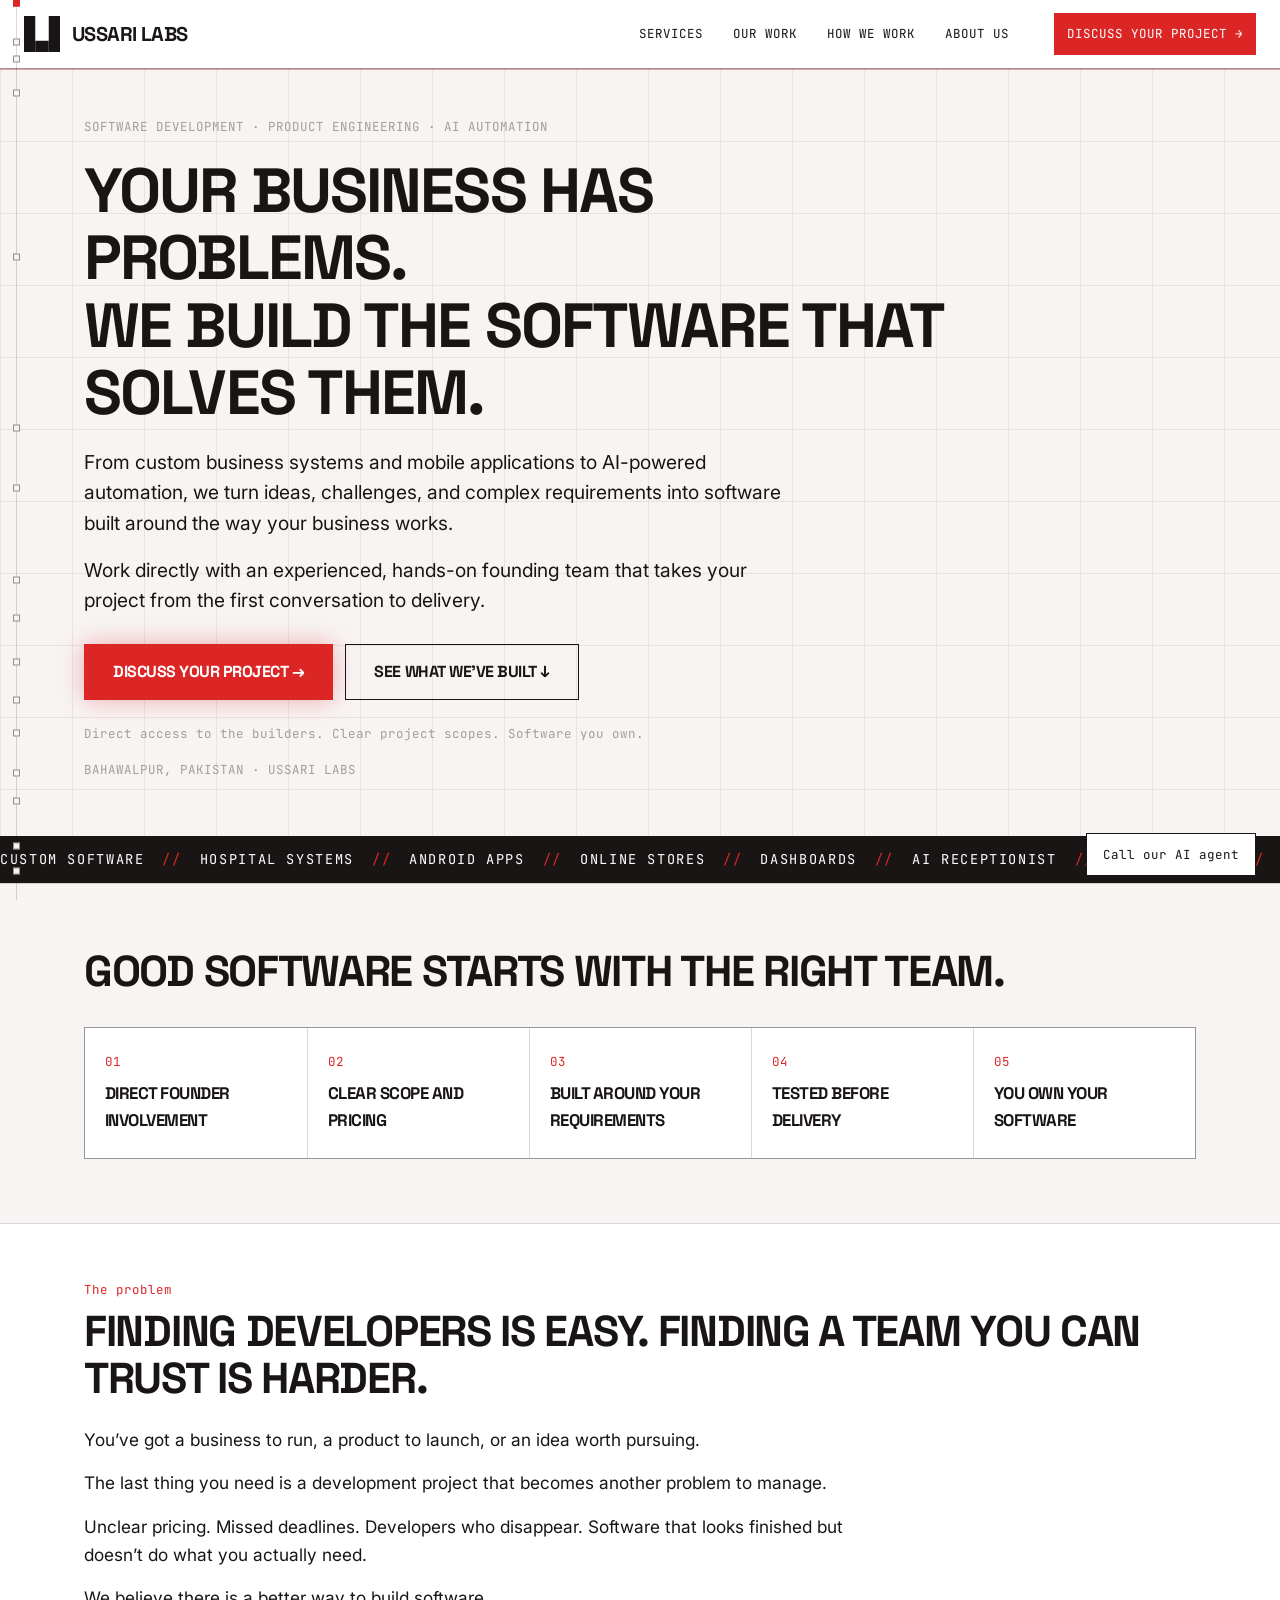
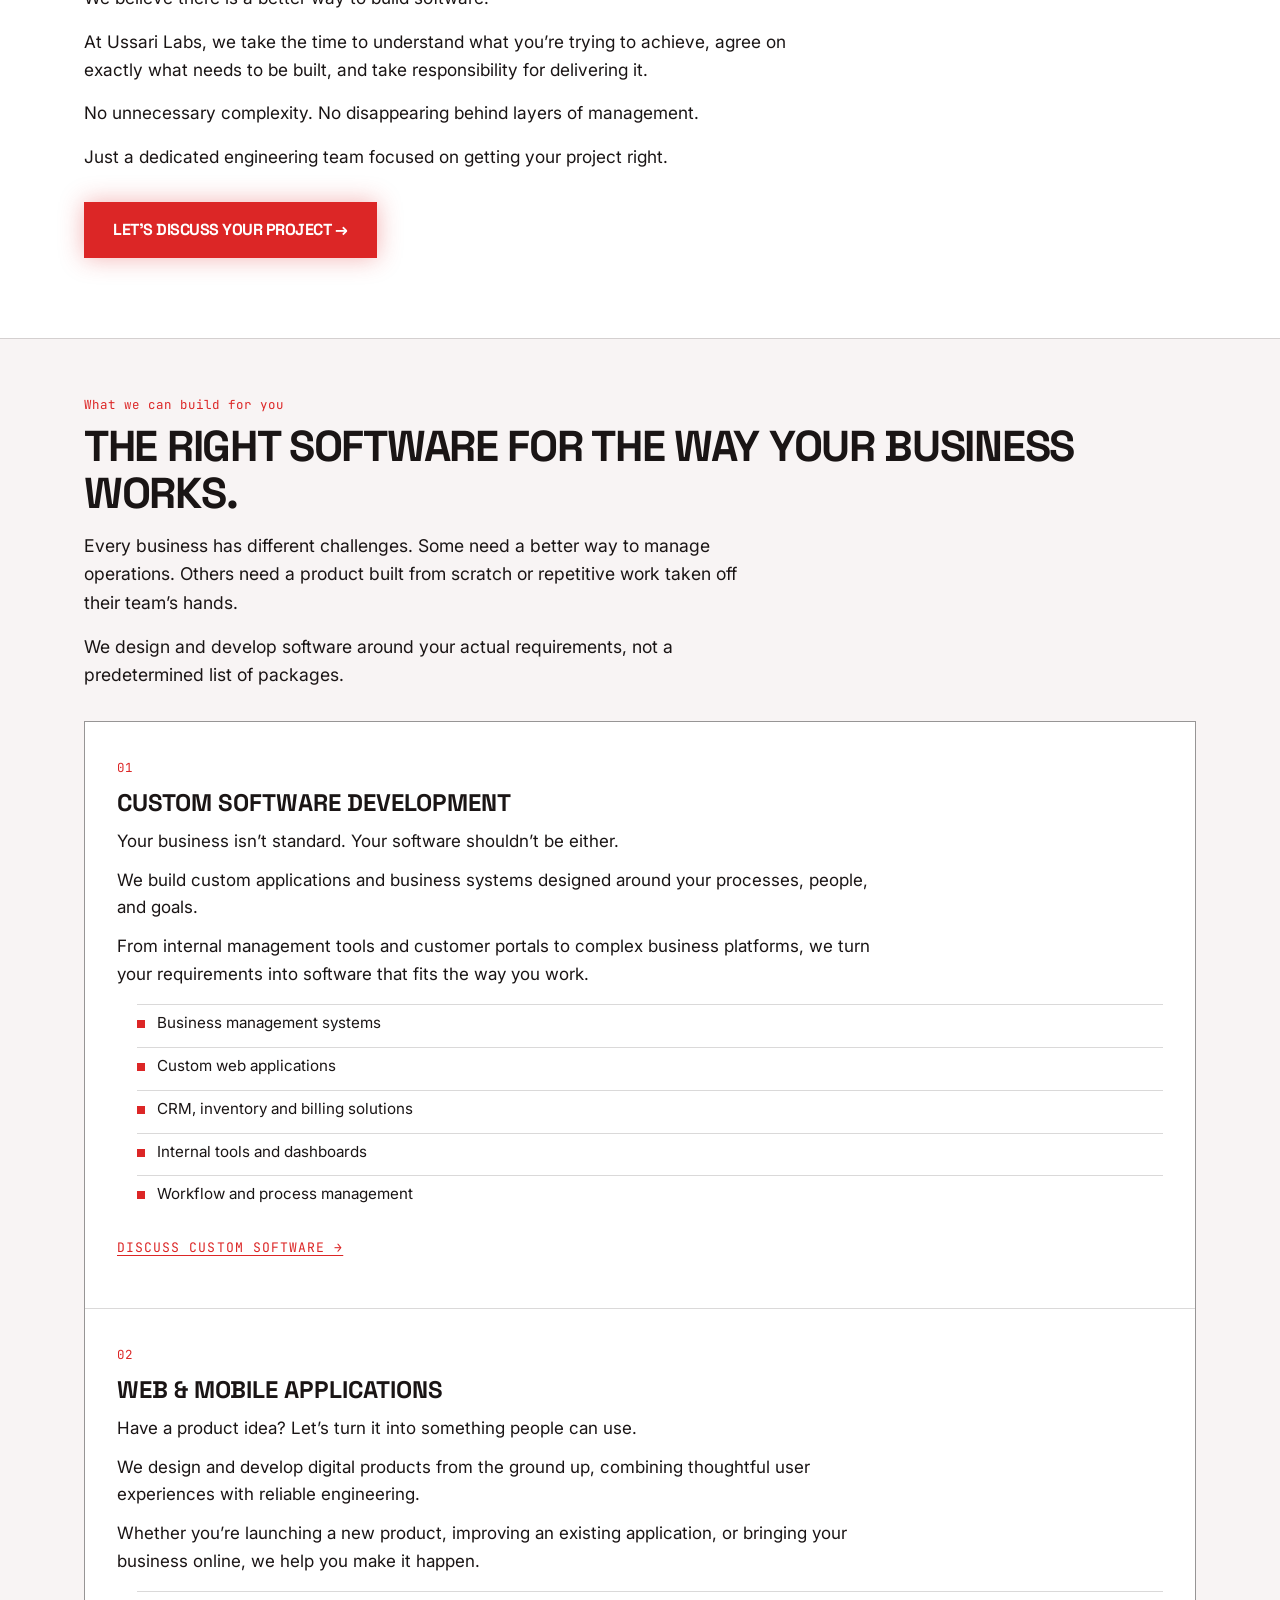
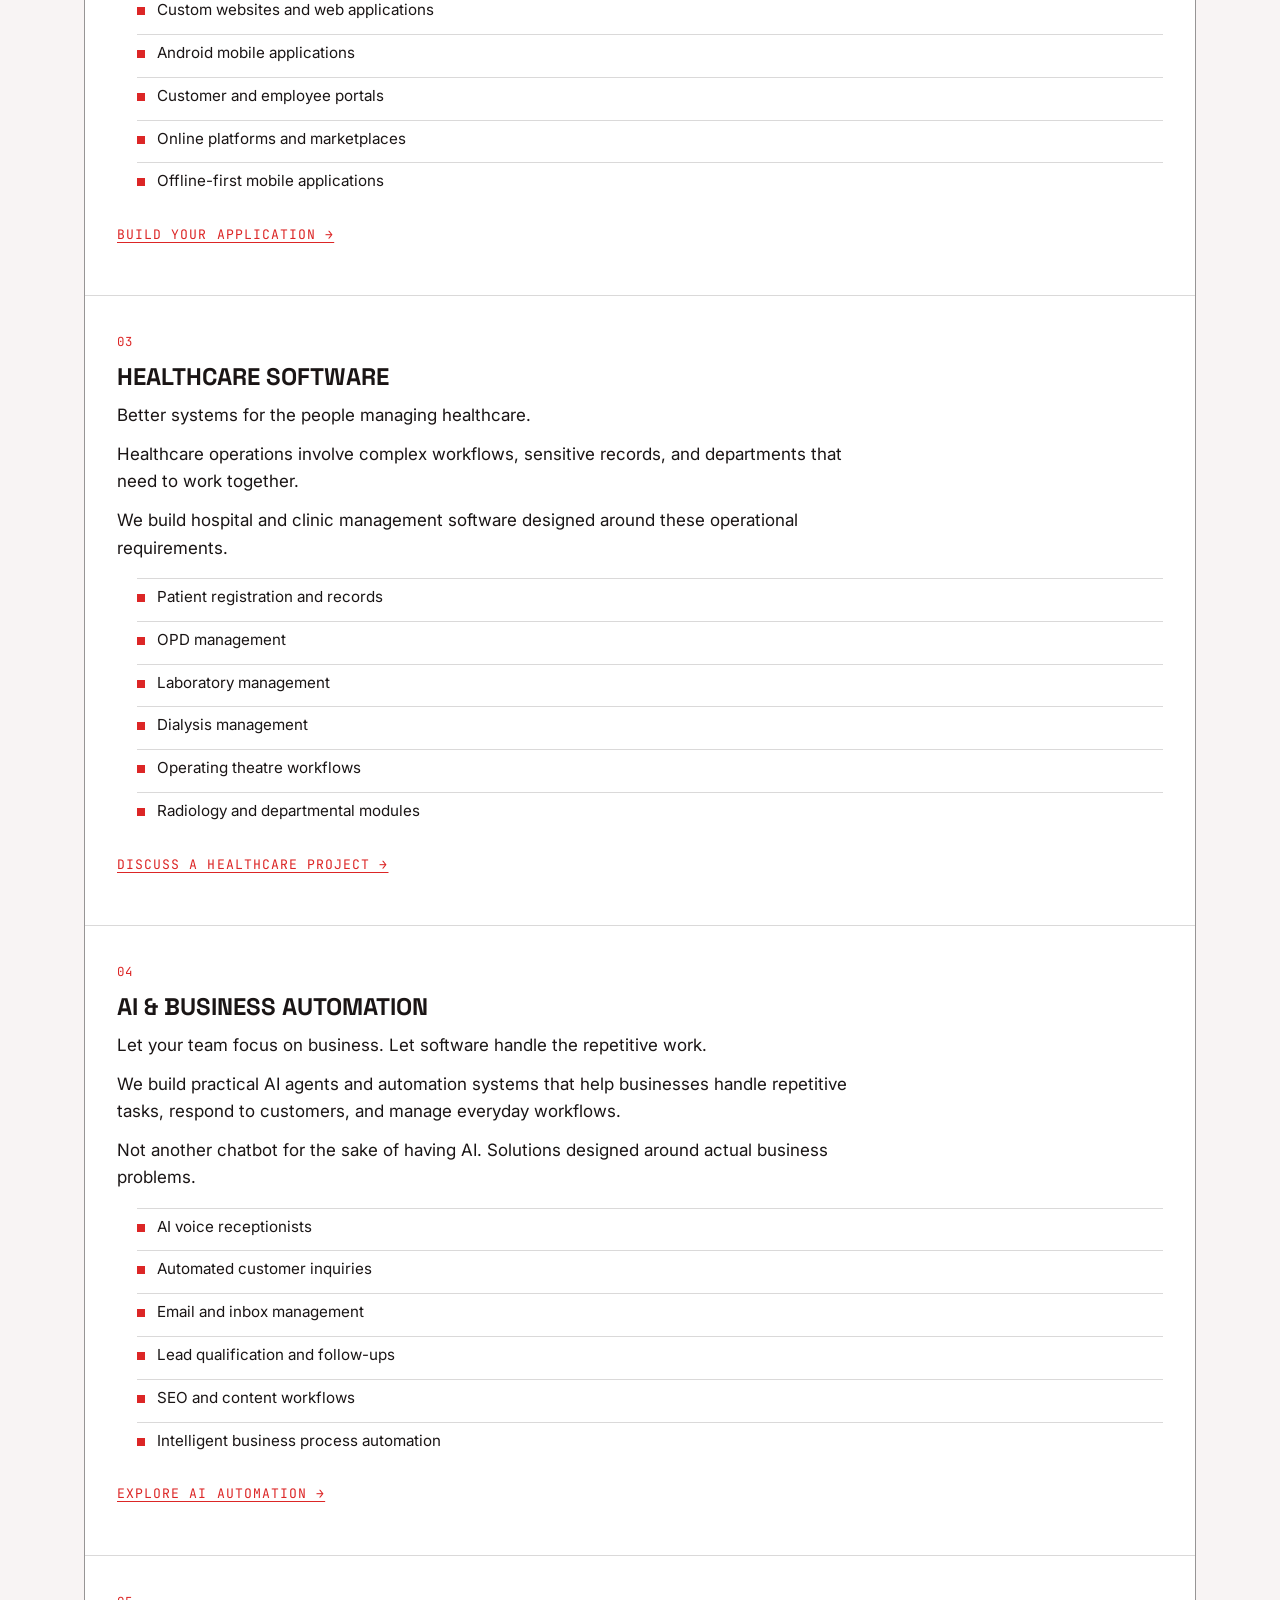
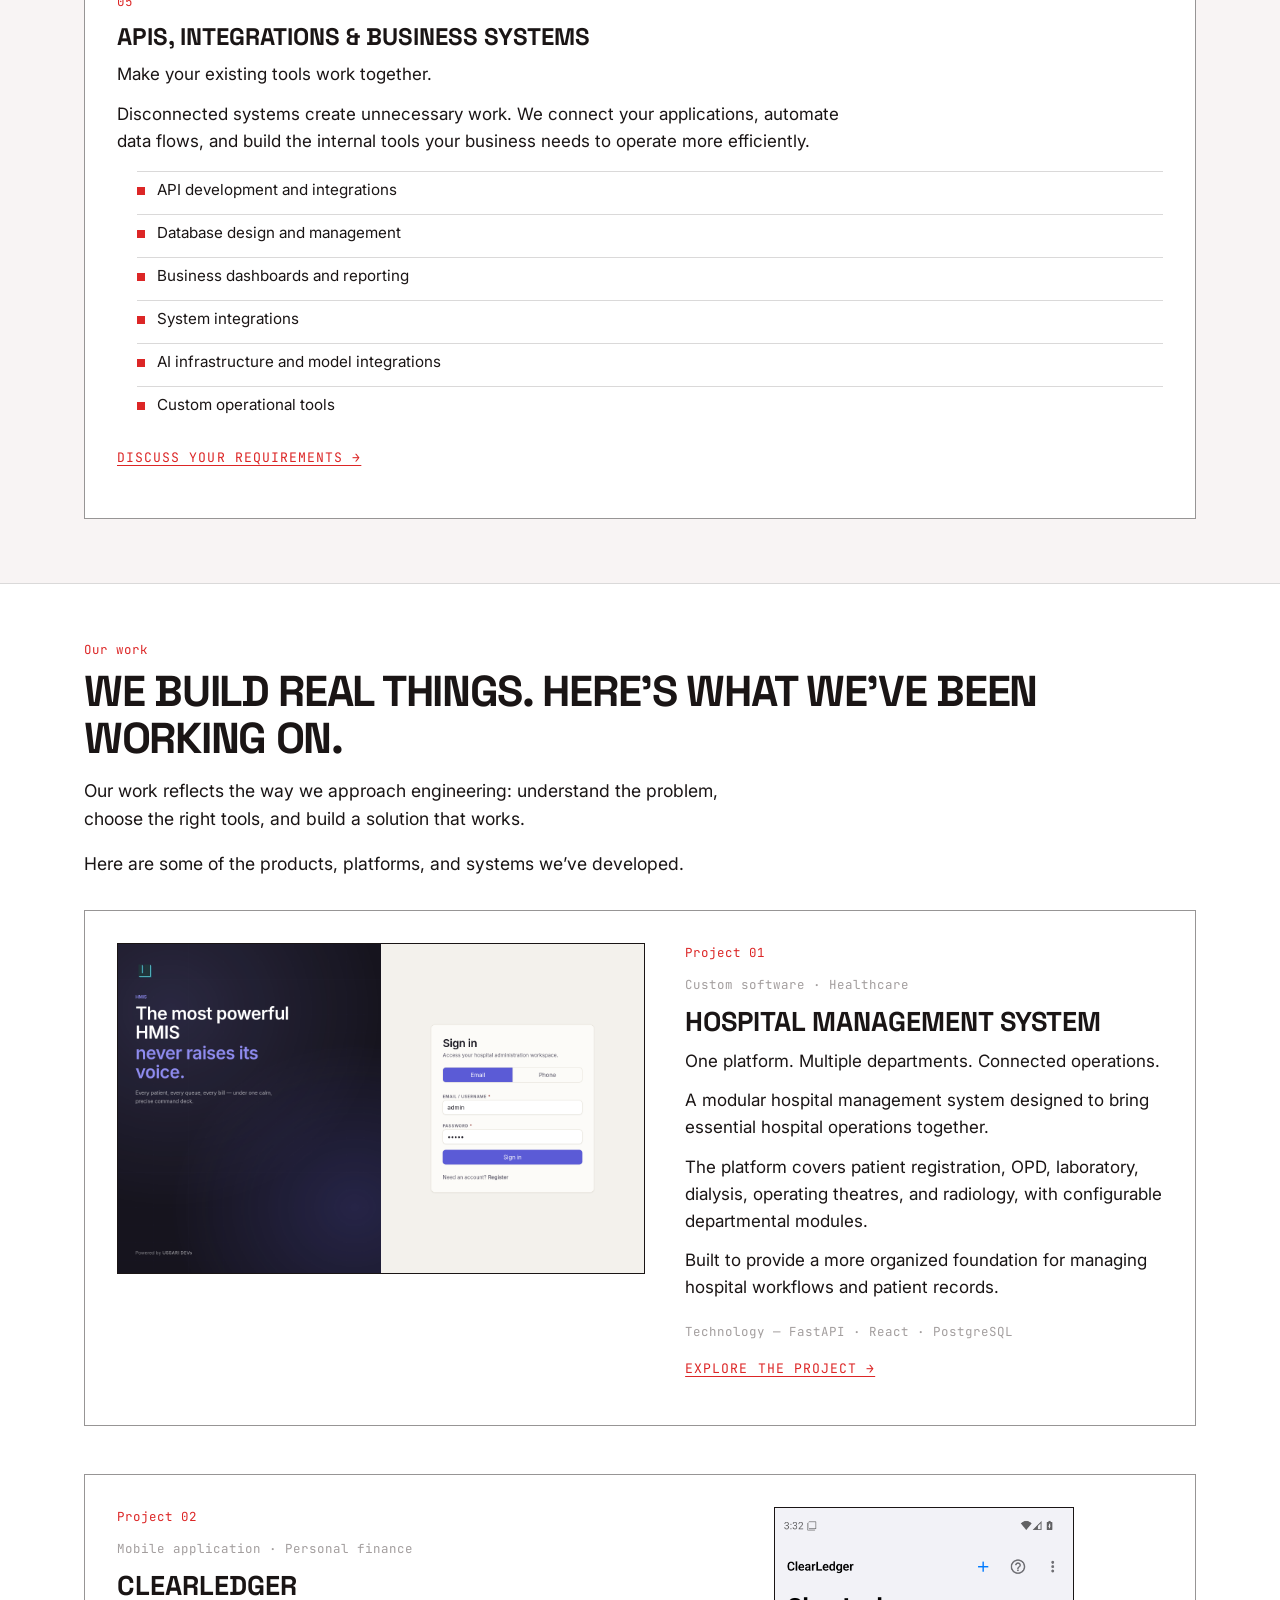
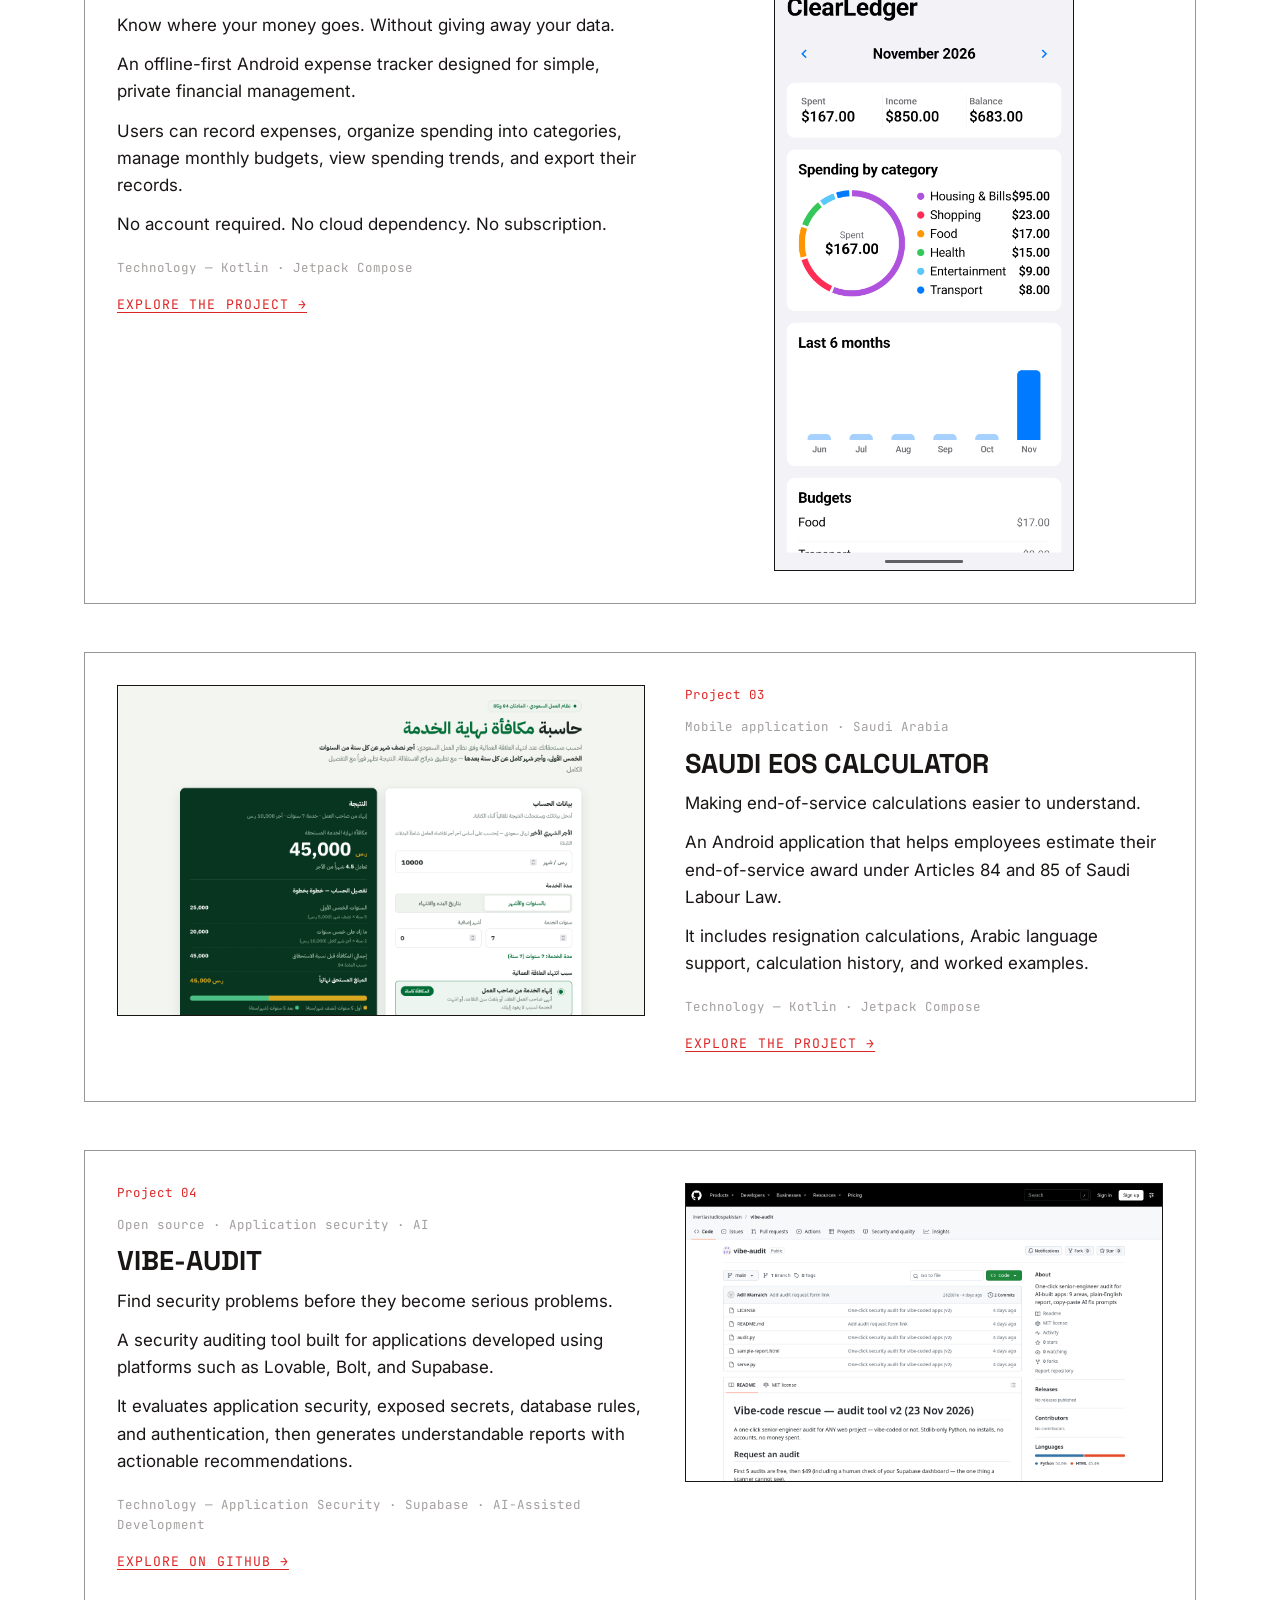
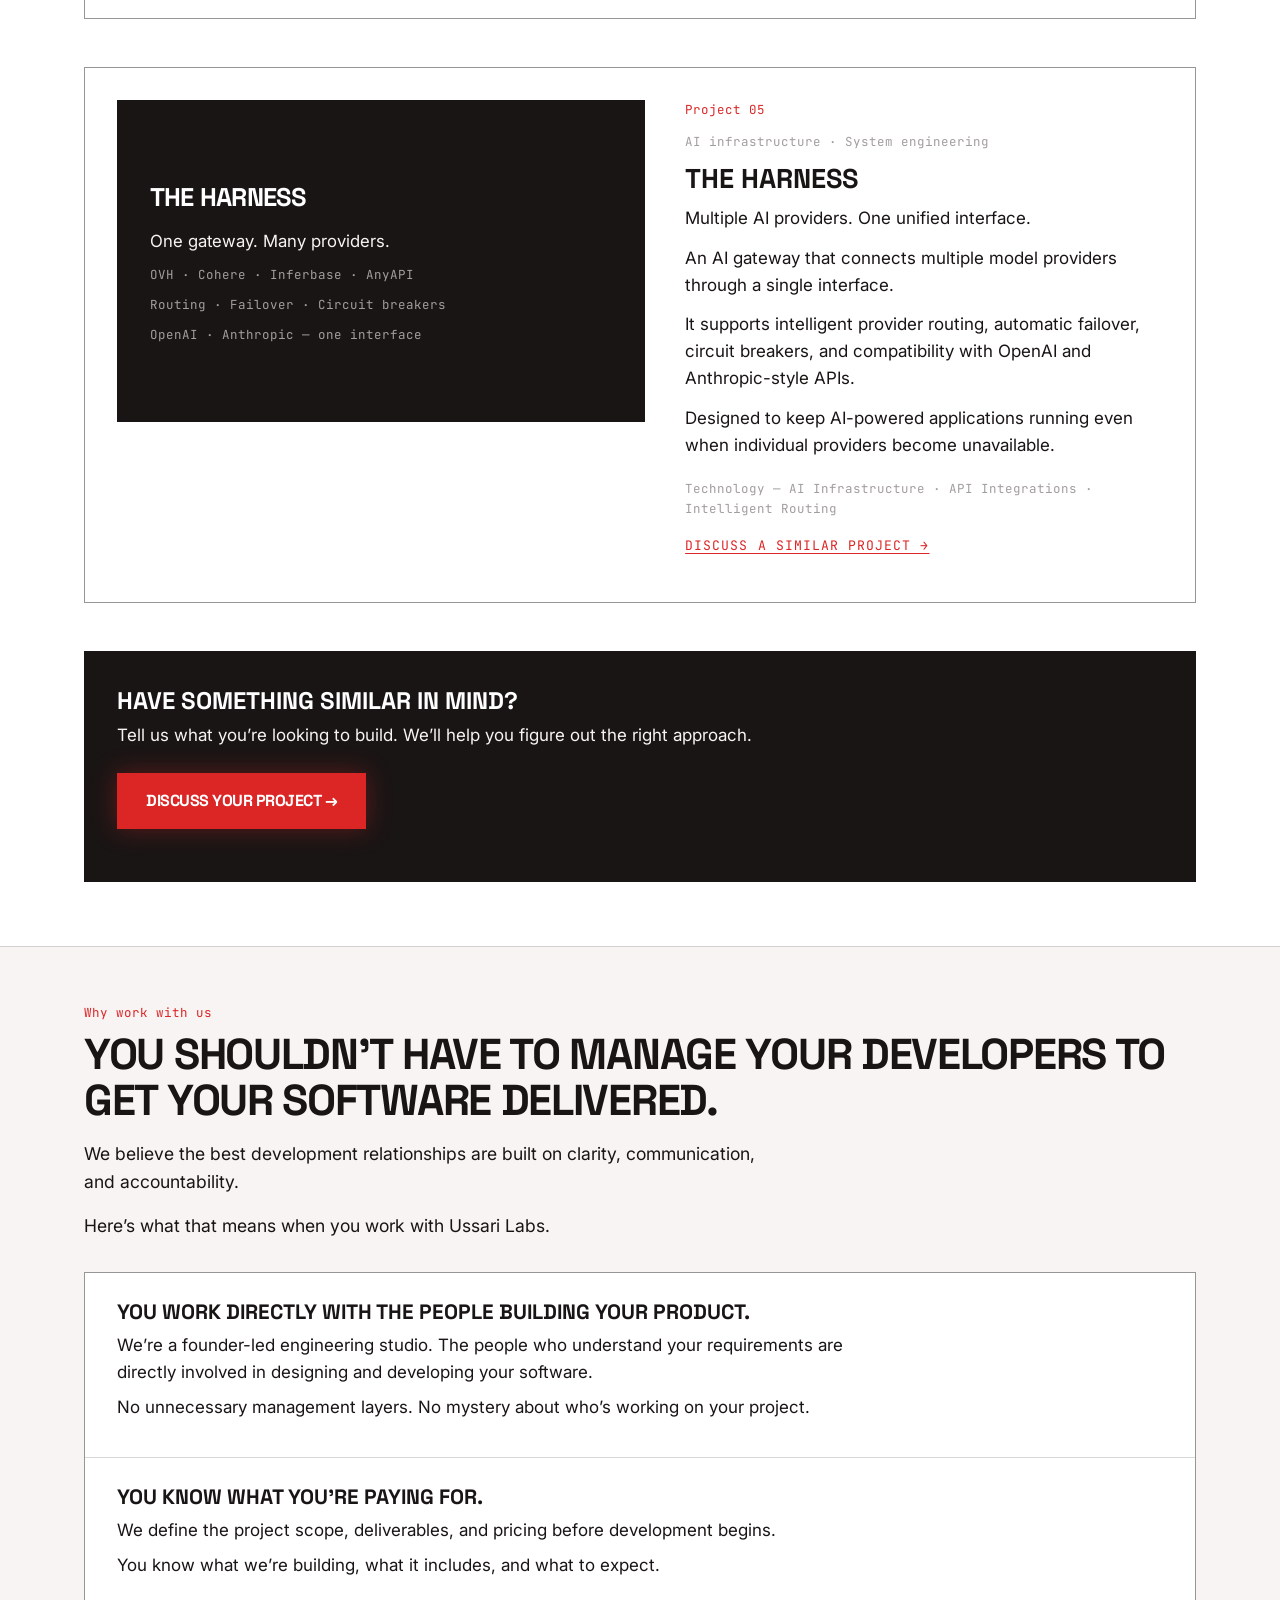
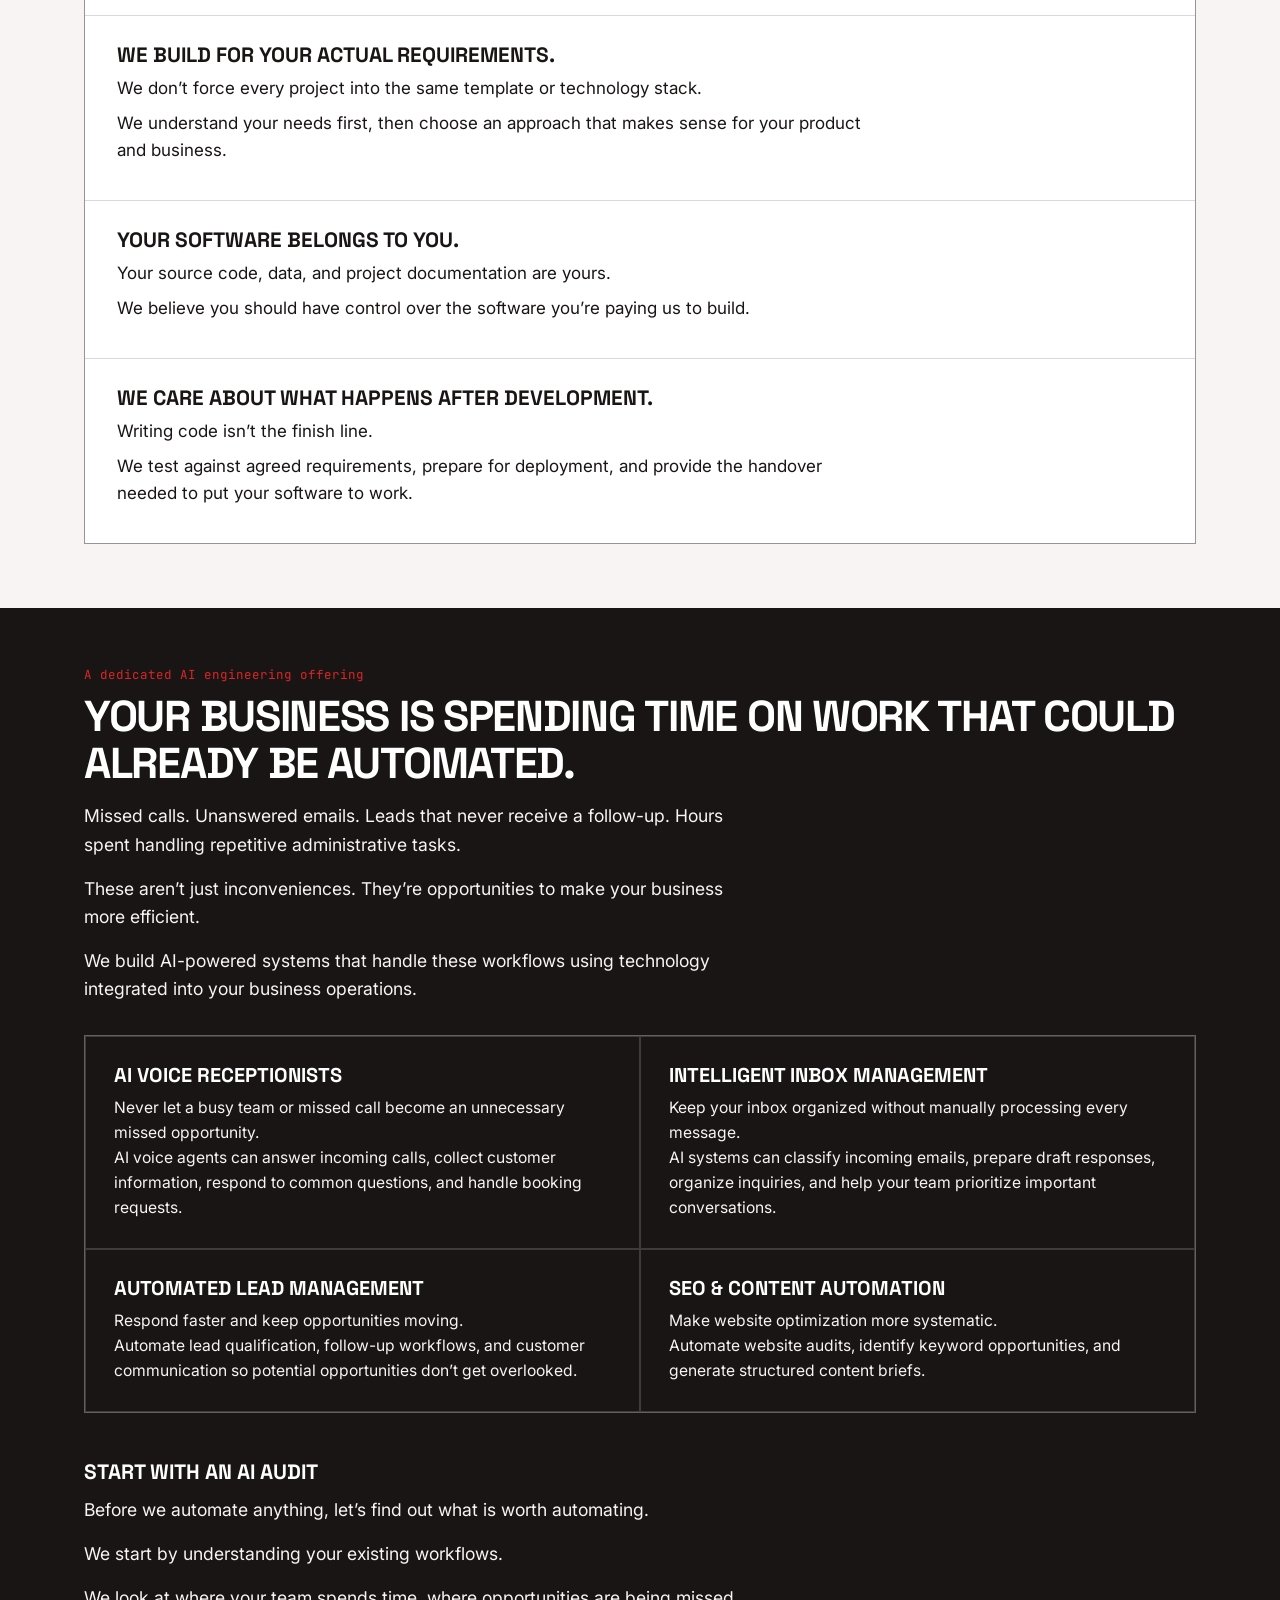
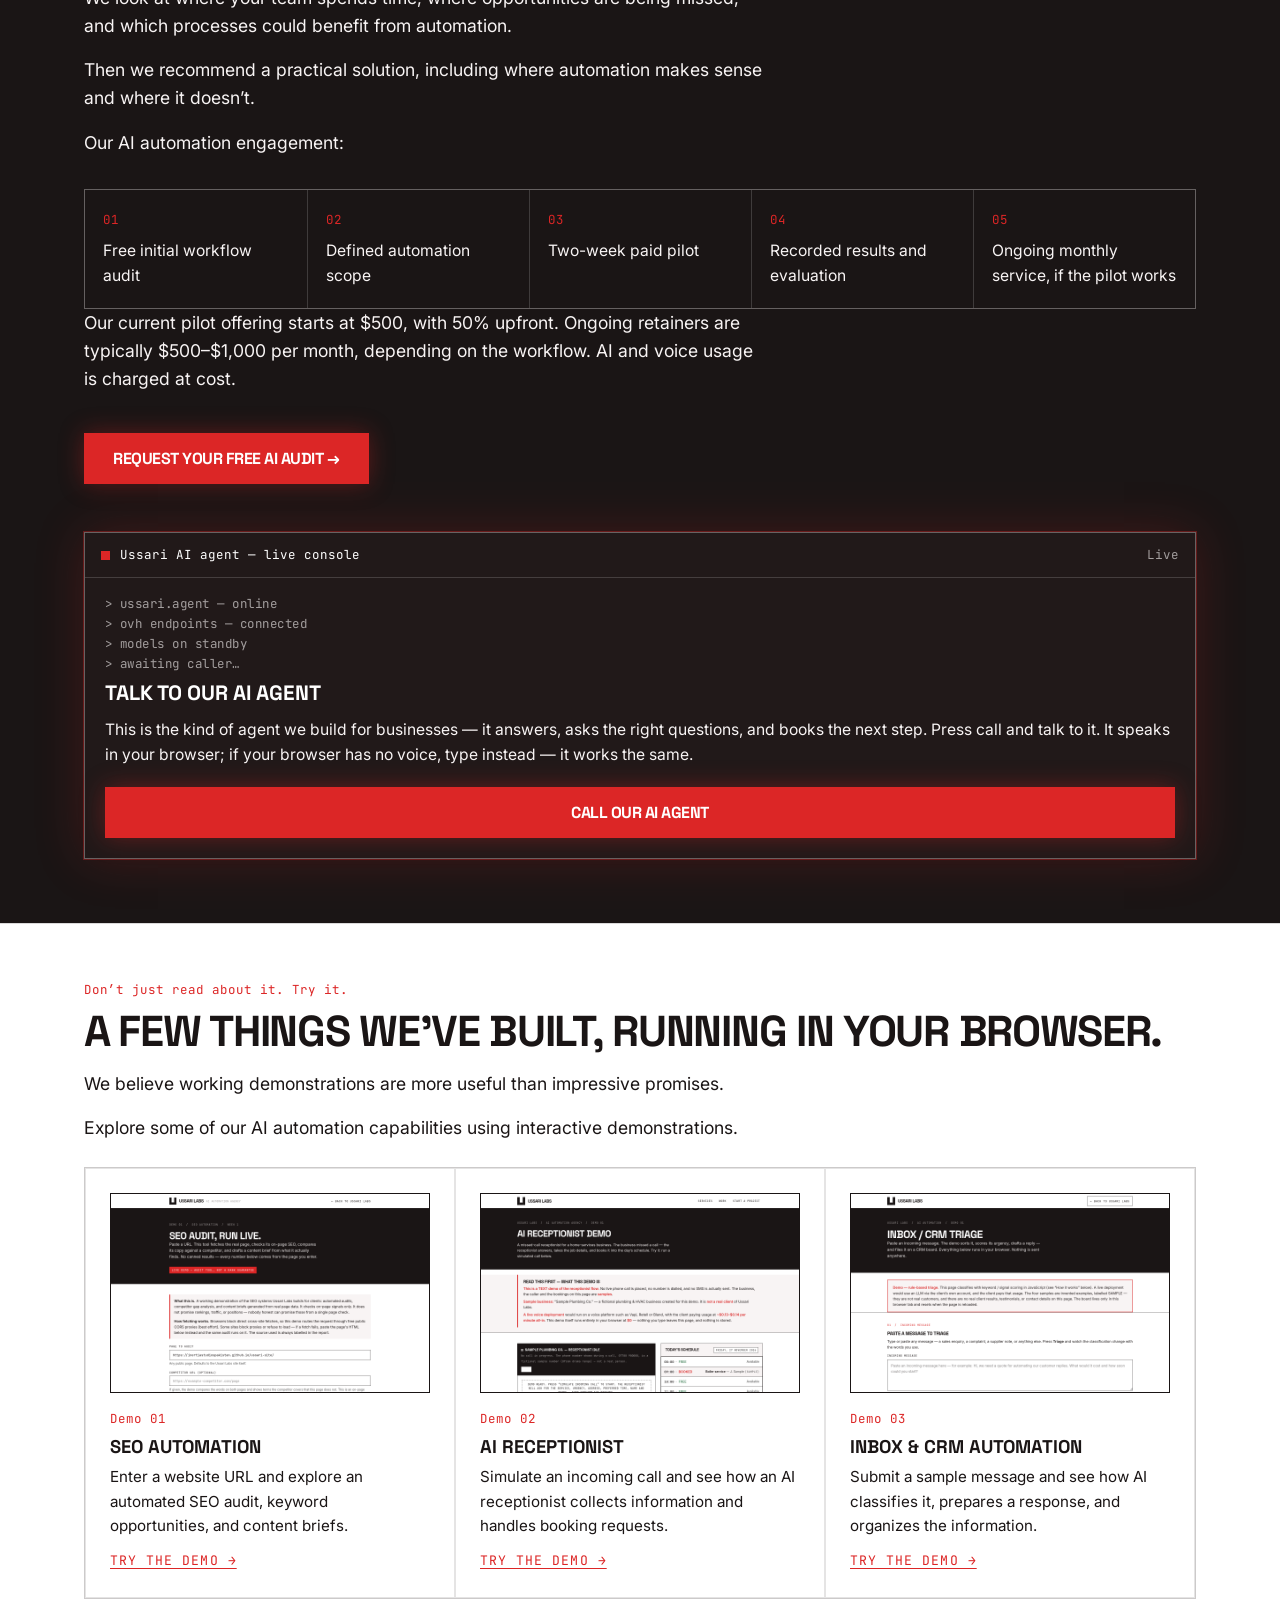
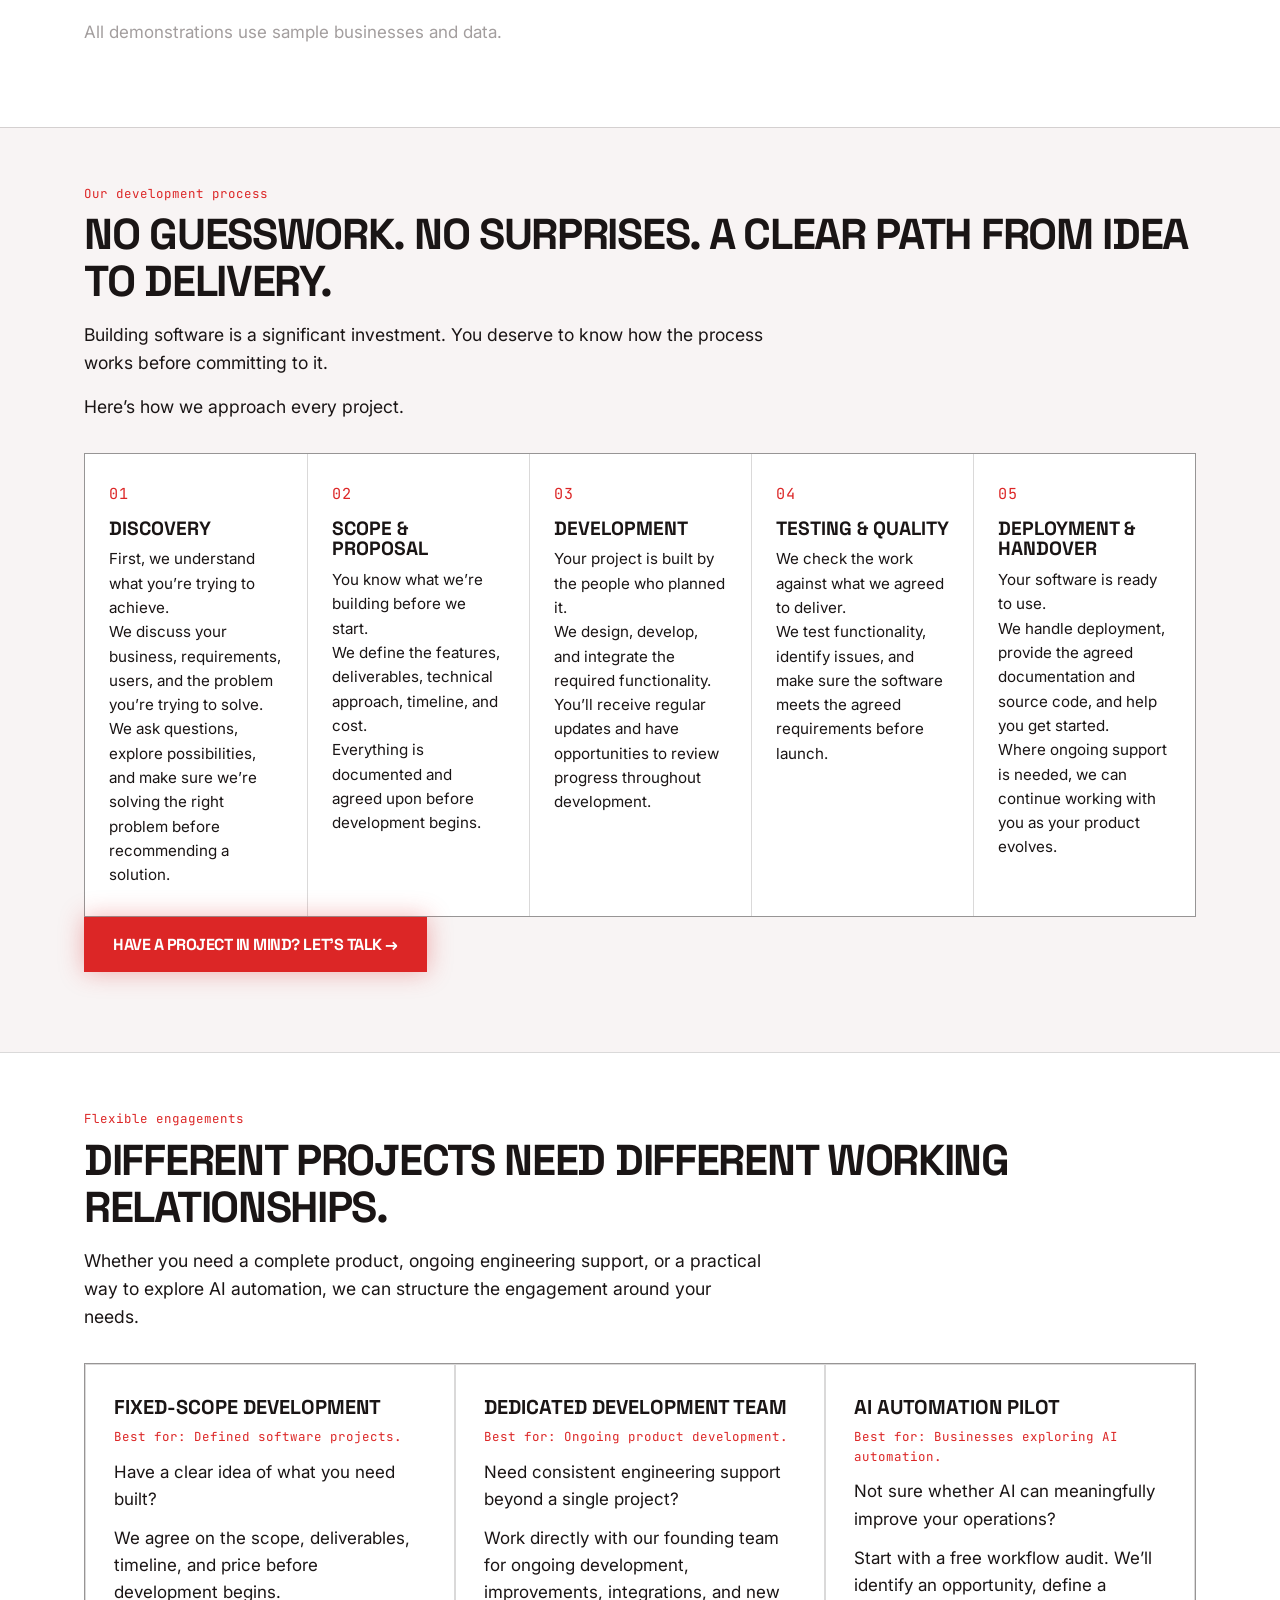
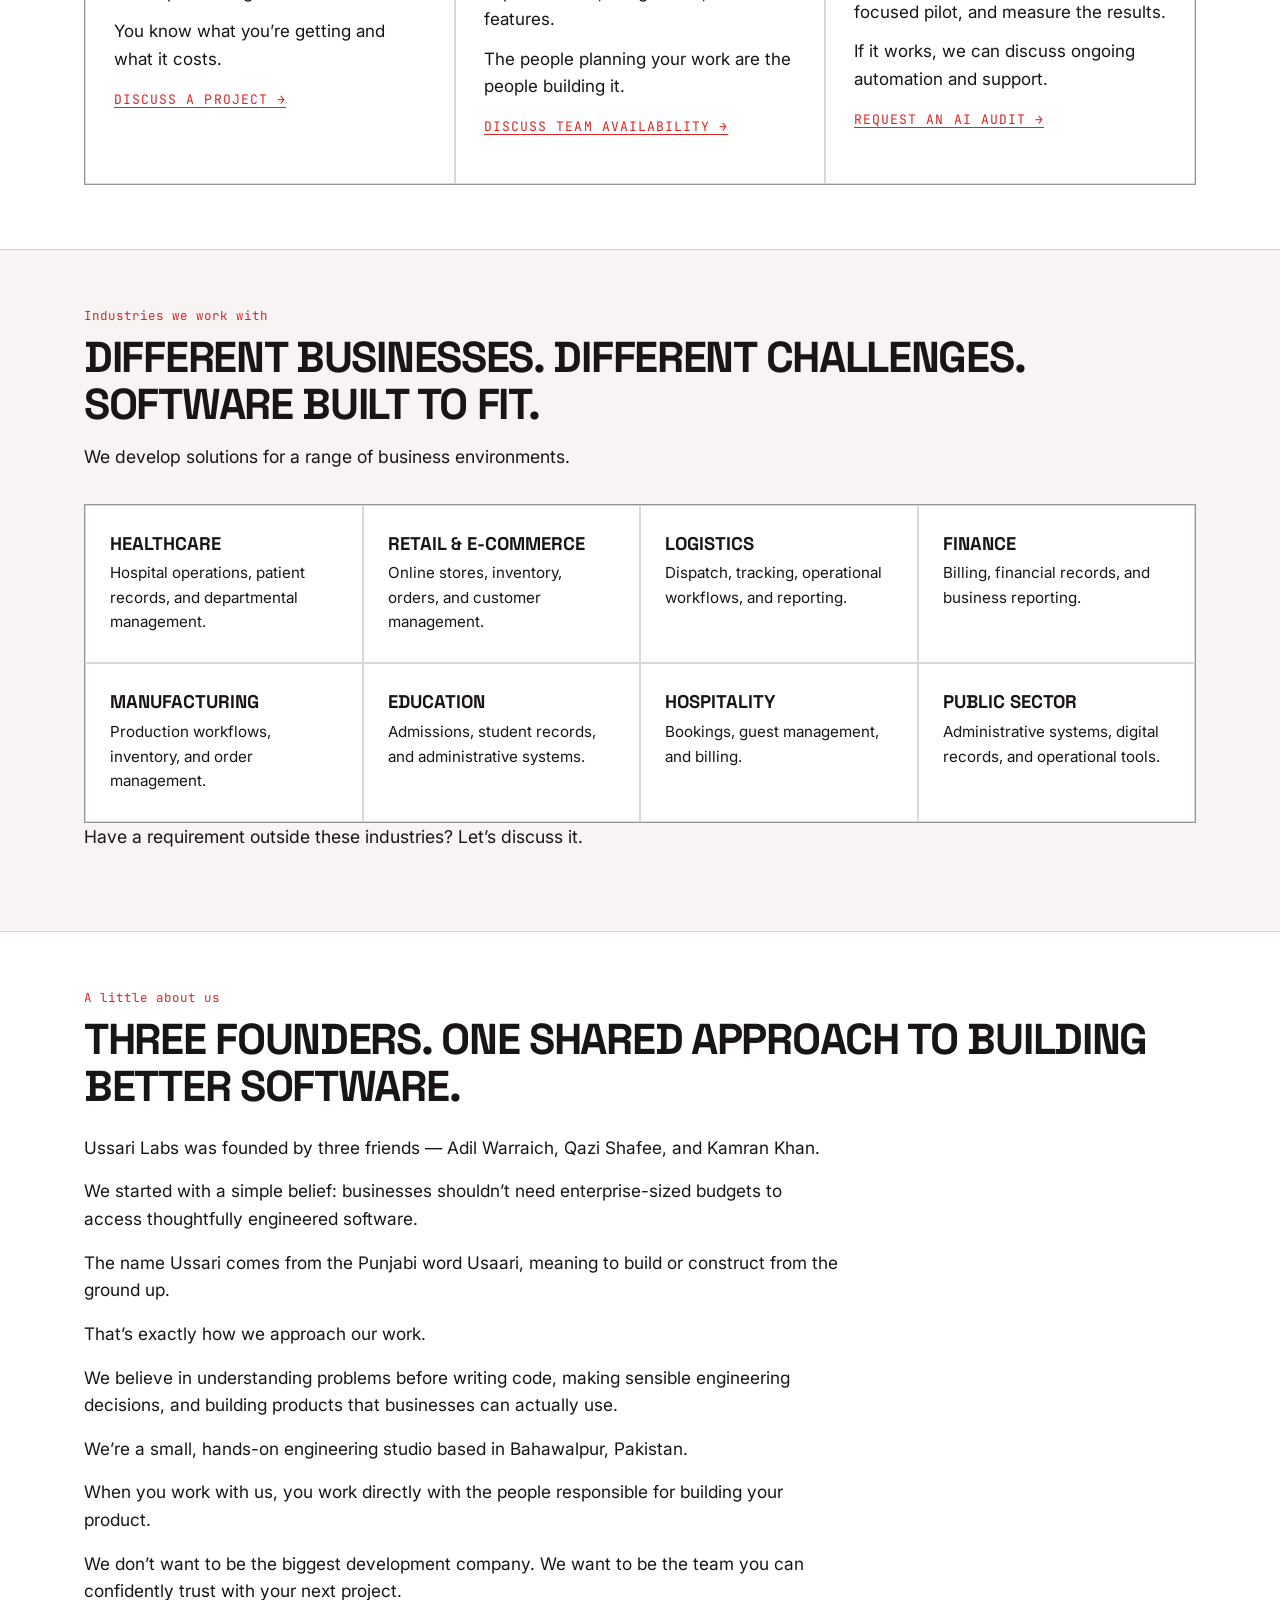
<file: index.html>
<!DOCTYPE html>
<html lang="en-GB">
<head>
<meta charset="utf-8">
<meta name="viewport" content="width=device-width, initial-scale=1">
<meta name="color-scheme" content="light">
<title>Ussari Labs | Custom Software Development &amp; AI Automation</title>
<meta name="description" content="Looking for a reliable software development team? Ussari Labs builds custom business software, web and Android applications, healthcare systems, and AI automation solutions.">
<link rel="preconnect" href="https://fonts.googleapis.com">
<link rel="preconnect" href="https://fonts.gstatic.com" crossorigin>
<link href="https://fonts.googleapis.com/css2?family=Space+Grotesk:wght@700&family=Inter:wght@400;500;600&family=JetBrains+Mono:wght@400;500&display=swap" rel="stylesheet">
<link rel="stylesheet" href="styles.css">
<link rel="icon" type="image/svg+xml" href="mark.svg">
</head>
<body>

<div class="spine" aria-hidden="true">
  <div class="spine-track"></div>
  <div class="spine-progress" id="spine-progress"></div>
</div>

<header class="site-header">
  <div class="wrap header-inner">
    <a class="brand" href="#top" aria-label="Ussari Labs — home">
      <svg class="mark" width="36" height="36" viewBox="0 0 96 96" role="img" aria-label="Ussari Labs mark — a U of three interlocking blocks"><rect x="0" y="0" width="30" height="96" fill="currentColor"/><rect x="30" y="66" width="36" height="30" fill="currentColor"/><rect x="66" y="0" width="30" height="96" fill="currentColor"/></svg>
      <span class="brand-word">USSARI&nbsp;LABS</span>
    </a>
    <nav class="main-nav" aria-label="Main navigation">
      <a href="#services">Services</a>
      <a href="#work">Our Work</a>
      <a href="#process">How We Work</a>
      <a href="#about">About Us</a>
    </nav>
    <a class="nav-cta" href="#contact">Discuss Your Project&nbsp;→</a>
  </div>
</header>

<main id="top">

  <!-- 02 · HERO -->
  <section class="hero">
    <div class="wrap">
      <p class="mono eyebrow">SOFTWARE DEVELOPMENT · PRODUCT ENGINEERING · AI AUTOMATION</p>
      <h1><span class="h-line"><span>Your business has problems.</span></span><span class="h-line"><span>We build the software that solves them.</span></span></h1>
      <p class="lede reveal">From custom business systems and mobile applications to AI-powered automation, we turn ideas, challenges, and complex requirements into software built around the way your business works.</p>
      <p class="lede reveal">Work directly with an experienced, hands-on founding team that takes your project from the first conversation to delivery.</p>
      <div class="hero-actions">
        <a class="btn btn-primary" href="#contact">Discuss Your Project&nbsp;→</a>
        <a class="btn btn-ghost" href="#work">See What We&rsquo;ve Built&nbsp;↓</a>
      </div>
      <p class="mono hero-note">Direct access to the builders. Clear project scopes. Software you own.</p>
      <p class="mono hero-loc">BAHAWALPUR, PAKISTAN · USSARI LABS</p>
    </div>
  </section>

  <!-- TICKER — constant motion under the hero -->
  <div class="ticker" aria-hidden="true">
    <div class="ticker-track">
      <div class="tick-group"><span>Custom software</span><span class="tick-sep">//</span><span>Hospital systems</span><span class="tick-sep">//</span><span>Android apps</span><span class="tick-sep">//</span><span>Online stores</span><span class="tick-sep">//</span><span>Dashboards</span><span class="tick-sep">//</span><span>AI receptionist</span><span class="tick-sep">//</span><span>Inbox triage</span><span class="tick-sep">//</span><span>SEO automation</span><span class="tick-sep">//</span><span>API integrations</span><span class="tick-sep">//</span><span>Free AI audit</span><span class="tick-sep">//</span></div>
      <div class="tick-group"><span>Custom software</span><span class="tick-sep">//</span><span>Hospital systems</span><span class="tick-sep">//</span><span>Android apps</span><span class="tick-sep">//</span><span>Online stores</span><span class="tick-sep">//</span><span>Dashboards</span><span class="tick-sep">//</span><span>AI receptionist</span><span class="tick-sep">//</span><span>Inbox triage</span><span class="tick-sep">//</span><span>SEO automation</span><span class="tick-sep">//</span><span>API integrations</span><span class="tick-sep">//</span><span>Free AI audit</span><span class="tick-sep">//</span></div>
    </div>
  </div>

  <!-- 03 · TRUST STRIP -->
  <section class="section" id="trust">
    <div class="wrap">
      <h2 class="section-title reveal">Good software starts with the right team.</h2>
      <ol class="trust-list">
        <li class="reveal"><span class="mono trust-no">01</span><span>Direct founder involvement</span></li>
        <li class="reveal"><span class="mono trust-no">02</span><span>Clear scope and pricing</span></li>
        <li class="reveal"><span class="mono trust-no">03</span><span>Built around your requirements</span></li>
        <li class="reveal"><span class="mono trust-no">04</span><span>Tested before delivery</span></li>
        <li class="reveal"><span class="mono trust-no">05</span><span>You own your software</span></li>
      </ol>
    </div>
  </section>

  <!-- 04 · THE PROBLEM / POSITIONING -->
  <section class="section section-white" id="problem">
    <div class="wrap">
      <p class="mono section-label reveal">The problem</p>
      <h2 class="section-title reveal">Finding developers is easy. Finding a team you can trust is harder.</h2>
      <div class="problem-copy">
        <p class="reveal">You&rsquo;ve got a business to run, a product to launch, or an idea worth pursuing.</p>
        <p class="reveal">The last thing you need is a development project that becomes another problem to manage.</p>
        <p class="reveal">Unclear pricing. Missed deadlines. Developers who disappear. Software that looks finished but doesn&rsquo;t do what you actually need.</p>
        <p class="reveal">We believe there is a better way to build software.</p>
        <p class="reveal">At Ussari Labs, we take the time to understand what you&rsquo;re trying to achieve, agree on exactly what needs to be built, and take responsibility for delivering it.</p>
        <p class="reveal">No unnecessary complexity. No disappearing behind layers of management.</p>
        <p class="reveal">Just a dedicated engineering team focused on getting your project right.</p>
      </div>
      <p class="reveal"><a class="btn btn-primary" href="#contact">Let&rsquo;s Discuss Your Project&nbsp;→</a></p>
    </div>
  </section>

  <!-- 05 · SERVICES -->
  <section class="section" id="services">
    <div class="wrap">
      <p class="mono section-label reveal">What we can build for you</p>
      <h2 class="section-title reveal">The right software for the way your business works.</h2>
      <p class="section-intro reveal">Every business has different challenges. Some need a better way to manage operations. Others need a product built from scratch or repetitive work taken off their team&rsquo;s hands.</p>
      <p class="section-intro reveal">We design and develop software around your actual requirements, not a predetermined list of packages.</p>
      <div class="service-list">
        <article class="service reveal">
          <p class="mono service-no">01</p>
          <h3>Custom Software Development</h3>
          <p>Your business isn&rsquo;t standard. Your software shouldn&rsquo;t be either.</p>
          <p>We build custom applications and business systems designed around your processes, people, and goals.</p>
          <p>From internal management tools and customer portals to complex business platforms, we turn your requirements into software that fits the way you work.</p>
          <ul>
            <li>Business management systems</li>
            <li>Custom web applications</li>
            <li>CRM, inventory and billing solutions</li>
            <li>Internal tools and dashboards</li>
            <li>Workflow and process management</li>
          </ul>
          <p><a class="text-cta" href="#contact" data-need="Custom software development">Discuss Custom Software&nbsp;→</a></p>
        </article>
        <article class="service reveal">
          <p class="mono service-no">02</p>
          <h3>Web &amp; Mobile Applications</h3>
          <p>Have a product idea? Let&rsquo;s turn it into something people can use.</p>
          <p>We design and develop digital products from the ground up, combining thoughtful user experiences with reliable engineering.</p>
          <p>Whether you&rsquo;re launching a new product, improving an existing application, or bringing your business online, we help you make it happen.</p>
          <ul>
            <li>Custom websites and web applications</li>
            <li>Android mobile applications</li>
            <li>Customer and employee portals</li>
            <li>Online platforms and marketplaces</li>
            <li>Offline-first mobile applications</li>
          </ul>
          <p><a class="text-cta" href="#contact" data-need="Website / Web application">Build Your Application&nbsp;→</a></p>
        </article>
        <article class="service reveal">
          <p class="mono service-no">03</p>
          <h3>Healthcare Software</h3>
          <p>Better systems for the people managing healthcare.</p>
          <p>Healthcare operations involve complex workflows, sensitive records, and departments that need to work together.</p>
          <p>We build hospital and clinic management software designed around these operational requirements.</p>
          <ul>
            <li>Patient registration and records</li>
            <li>OPD management</li>
            <li>Laboratory management</li>
            <li>Dialysis management</li>
            <li>Operating theatre workflows</li>
            <li>Radiology and departmental modules</li>
          </ul>
          <p><a class="text-cta" href="#contact" data-need="Hospital / Healthcare system">Discuss a Healthcare Project&nbsp;→</a></p>
        </article>
        <article class="service reveal">
          <p class="mono service-no">04</p>
          <h3>AI &amp; Business Automation</h3>
          <p>Let your team focus on business. Let software handle the repetitive work.</p>
          <p>We build practical AI agents and automation systems that help businesses handle repetitive tasks, respond to customers, and manage everyday workflows.</p>
          <p>Not another chatbot for the sake of having AI. Solutions designed around actual business problems.</p>
          <ul>
            <li>AI voice receptionists</li>
            <li>Automated customer inquiries</li>
            <li>Email and inbox management</li>
            <li>Lead qualification and follow-ups</li>
            <li>SEO and content workflows</li>
            <li>Intelligent business process automation</li>
          </ul>
          <p><a class="text-cta" href="#automation">Explore AI Automation&nbsp;→</a></p>
        </article>
        <article class="service reveal">
          <p class="mono service-no">05</p>
          <h3>APIs, Integrations &amp; Business Systems</h3>
          <p>Make your existing tools work together.</p>
          <p>Disconnected systems create unnecessary work. We connect your applications, automate data flows, and build the internal tools your business needs to operate more efficiently.</p>
          <ul>
            <li>API development and integrations</li>
            <li>Database design and management</li>
            <li>Business dashboards and reporting</li>
            <li>System integrations</li>
            <li>AI infrastructure and model integrations</li>
            <li>Custom operational tools</li>
          </ul>
          <p><a class="text-cta" href="#contact" data-need="API / System integration">Discuss Your Requirements&nbsp;→</a></p>
        </article>
      </div>
    </div>
  </section>

  <!-- 06 · PORTFOLIO -->
  <section class="section section-white" id="work">
    <div class="wrap">
      <p class="mono section-label reveal">Our work</p>
      <h2 class="section-title reveal">We build real things. Here&rsquo;s what we&rsquo;ve been working on.</h2>
      <p class="section-intro reveal">Our work reflects the way we approach engineering: understand the problem, choose the right tools, and build a solution that works.</p>
      <p class="section-intro reveal">Here are some of the products, platforms, and systems we&rsquo;ve developed.</p>

      <div class="project-list">
        <article class="project reveal">
          <div class="project-shot">
            <img src="assets/shots/hims.png" alt="Hospital Management System — sign-in screen" loading="lazy">
          </div>
          <div class="project-body">
            <p class="mono project-no">Project 01</p>
            <p class="mono project-tags">Custom software · Healthcare</p>
            <h3>Hospital Management System</h3>
            <p>One platform. Multiple departments. Connected operations.</p>
            <p>A modular hospital management system designed to bring essential hospital operations together.</p>
            <p>The platform covers patient registration, OPD, laboratory, dialysis, operating theatres, and radiology, with configurable departmental modules.</p>
            <p>Built to provide a more organized foundation for managing hospital workflows and patient records.</p>
            <p class="mono project-tech">Technology — FastAPI · React · PostgreSQL</p>
            <p><a class="text-cta" href="https://hmis-web.pages.dev" target="_blank" rel="noopener">Explore the Project&nbsp;→</a></p>
          </div>
        </article>

        <article class="project reveal">
          <div class="project-shot project-shot-phone">
            <img src="assets/shots/play-store-package/02-graphics/screenshots-phone/emulator-home.png" alt="ClearLedger — home screen on Android" loading="lazy">
          </div>
          <div class="project-body">
            <p class="mono project-no">Project 02</p>
            <p class="mono project-tags">Mobile application · Personal finance</p>
            <h3>ClearLedger</h3>
            <p>Know where your money goes. Without giving away your data.</p>
            <p>An offline-first Android expense tracker designed for simple, private financial management.</p>
            <p>Users can record expenses, organize spending into categories, manage monthly budgets, view spending trends, and export their records.</p>
            <p>No account required. No cloud dependency. No subscription.</p>
            <p class="mono project-tech">Technology — Kotlin · Jetpack Compose</p>
            <p><a class="text-cta" href="https://github.com/inertiastudiospakistan/expense-tracker" target="_blank" rel="noopener">Explore the Project&nbsp;→</a></p>
          </div>
        </article>

        <article class="project reveal">
          <div class="project-shot">
            <img src="assets/shots/eos.png" alt="Saudi EOS Calculator — end-of-service award calculation with step-by-step breakdown" loading="lazy">
          </div>
          <div class="project-body">
            <p class="mono project-no">Project 03</p>
            <p class="mono project-tags">Mobile application · Saudi Arabia</p>
            <h3>Saudi EOS Calculator</h3>
            <p>Making end-of-service calculations easier to understand.</p>
            <p>An Android application that helps employees estimate their end-of-service award under Articles 84 and 85 of Saudi Labour Law.</p>
            <p>It includes resignation calculations, Arabic language support, calculation history, and worked examples.</p>
            <p class="mono project-tech">Technology — Kotlin · Jetpack Compose</p>
            <p><a class="text-cta" href="https://inertiastudiospakistan.github.io/tools/saudi-end-of-service-calculator.html" target="_blank" rel="noopener">Explore the Project&nbsp;→</a></p>
          </div>
        </article>

        <article class="project reveal">
          <div class="project-shot">
            <img src="assets/shots/vibe-audit-repo.png" alt="Vibe-Audit — open-source security audit tool on GitHub" loading="lazy">
          </div>
          <div class="project-body">
            <p class="mono project-no">Project 04</p>
            <p class="mono project-tags">Open source · Application security · AI</p>
            <h3>Vibe-Audit</h3>
            <p>Find security problems before they become serious problems.</p>
            <p>A security auditing tool built for applications developed using platforms such as Lovable, Bolt, and Supabase.</p>
            <p>It evaluates application security, exposed secrets, database rules, and authentication, then generates understandable reports with actionable recommendations.</p>
            <p class="mono project-tech">Technology — Application Security · Supabase · AI-Assisted Development</p>
            <p><a class="text-cta" href="https://github.com/inertiastudiospakistan/vibe-audit" target="_blank" rel="noopener">Explore on GitHub&nbsp;→</a></p>
          </div>
        </article>

        <article class="project reveal">
          <div class="project-shot project-shot-panel">
            <div class="harness-panel" aria-label="The Harness — one gateway, many providers">
              <p class="mono harness-panel-kicker">The Harness</p>
              <p class="harness-panel-line">One gateway. Many providers.</p>
              <p class="mono harness-panel-row">OVH · Cohere · Inferbase · AnyAPI</p>
              <p class="mono harness-panel-row">Routing · Failover · Circuit breakers</p>
              <p class="mono harness-panel-row">OpenAI · Anthropic — one interface</p>
            </div>
          </div>
          <div class="project-body">
            <p class="mono project-no">Project 05</p>
            <p class="mono project-tags">AI infrastructure · System engineering</p>
            <h3>The Harness</h3>
            <p>Multiple AI providers. One unified interface.</p>
            <p>An AI gateway that connects multiple model providers through a single interface.</p>
            <p>It supports intelligent provider routing, automatic failover, circuit breakers, and compatibility with OpenAI and Anthropic-style APIs.</p>
            <p>Designed to keep AI-powered applications running even when individual providers become unavailable.</p>
            <p class="mono project-tech">Technology — AI Infrastructure · API Integrations · Intelligent Routing</p>
            <p><a class="text-cta" href="#contact" data-need="Custom software development">Discuss a Similar Project&nbsp;→</a></p>
          </div>
        </article>
      </div>

      <div class="portfolio-cta reveal">
        <h3>Have something similar in mind?</h3>
        <p>Tell us what you&rsquo;re looking to build. We&rsquo;ll help you figure out the right approach.</p>
        <p><a class="btn btn-primary" href="#contact">Discuss Your Project&nbsp;→</a></p>
      </div>
    </div>
  </section>

  <!-- 07 · WHY USSARI LABS -->
  <section class="section" id="why">
    <div class="wrap">
      <p class="mono section-label reveal">Why work with us</p>
      <h2 class="section-title reveal">You shouldn&rsquo;t have to manage your developers to get your software delivered.</h2>
      <p class="section-intro reveal">We believe the best development relationships are built on clarity, communication, and accountability.</p>
      <p class="section-intro reveal">Here&rsquo;s what that means when you work with Ussari Labs.</p>
      <div class="why-list">
        <article class="why-item reveal">
          <h3>You work directly with the people building your product.</h3>
          <p>We&rsquo;re a founder-led engineering studio. The people who understand your requirements are directly involved in designing and developing your software.</p>
          <p>No unnecessary management layers. No mystery about who&rsquo;s working on your project.</p>
        </article>
        <article class="why-item reveal">
          <h3>You know what you&rsquo;re paying for.</h3>
          <p>We define the project scope, deliverables, and pricing before development begins.</p>
          <p>You know what we&rsquo;re building, what it includes, and what to expect.</p>
        </article>
        <article class="why-item reveal">
          <h3>We build for your actual requirements.</h3>
          <p>We don&rsquo;t force every project into the same template or technology stack.</p>
          <p>We understand your needs first, then choose an approach that makes sense for your product and business.</p>
        </article>
        <article class="why-item reveal">
          <h3>Your software belongs to you.</h3>
          <p>Your source code, data, and project documentation are yours.</p>
          <p>We believe you should have control over the software you&rsquo;re paying us to build.</p>
        </article>
        <article class="why-item reveal">
          <h3>We care about what happens after development.</h3>
          <p>Writing code isn&rsquo;t the finish line.</p>
          <p>We test against agreed requirements, prepare for deployment, and provide the handover needed to put your software to work.</p>
        </article>
      </div>
    </div>
  </section>

  <!-- 08 · AI AUTOMATION -->
  <section class="section section-dark" id="automation">
    <div class="wrap">
      <p class="mono section-label reveal">A dedicated AI engineering offering</p>
      <h2 class="section-title reveal">Your business is spending time on work that could already be automated.</h2>
      <p class="section-intro reveal">Missed calls. Unanswered emails. Leads that never receive a follow-up. Hours spent handling repetitive administrative tasks.</p>
      <p class="section-intro reveal">These aren&rsquo;t just inconveniences. They&rsquo;re opportunities to make your business more efficient.</p>
      <p class="section-intro reveal">We build AI-powered systems that handle these workflows using technology integrated into your business operations.</p>
      <div class="ai-outcomes">
        <article class="ai-outcome reveal">
          <h3>AI Voice Receptionists</h3>
          <p>Never let a busy team or missed call become an unnecessary missed opportunity.</p>
          <p>AI voice agents can answer incoming calls, collect customer information, respond to common questions, and handle booking requests.</p>
        </article>
        <article class="ai-outcome reveal">
          <h3>Intelligent Inbox Management</h3>
          <p>Keep your inbox organized without manually processing every message.</p>
          <p>AI systems can classify incoming emails, prepare draft responses, organize inquiries, and help your team prioritize important conversations.</p>
        </article>
        <article class="ai-outcome reveal">
          <h3>Automated Lead Management</h3>
          <p>Respond faster and keep opportunities moving.</p>
          <p>Automate lead qualification, follow-up workflows, and customer communication so potential opportunities don&rsquo;t get overlooked.</p>
        </article>
        <article class="ai-outcome reveal">
          <h3>SEO &amp; Content Automation</h3>
          <p>Make website optimization more systematic.</p>
          <p>Automate website audits, identify keyword opportunities, and generate structured content briefs.</p>
        </article>
      </div>

      <h3 class="automation-subhead reveal">Start with an AI audit</h3>
      <p class="section-intro reveal">Before we automate anything, let&rsquo;s find out what is worth automating.</p>
      <p class="section-intro reveal">We start by understanding your existing workflows.</p>
      <p class="section-intro reveal">We look at where your team spends time, where opportunities are being missed, and which processes could benefit from automation.</p>
      <p class="section-intro reveal">Then we recommend a practical solution, including where automation makes sense and where it doesn&rsquo;t.</p>
      <p class="section-intro reveal">Our AI automation engagement:</p>
      <ol class="ai-engagement">
        <li class="reveal"><span class="mono">01</span> Free initial workflow audit</li>
        <li class="reveal"><span class="mono">02</span> Defined automation scope</li>
        <li class="reveal"><span class="mono">03</span> Two-week paid pilot</li>
        <li class="reveal"><span class="mono">04</span> Recorded results and evaluation</li>
        <li class="reveal"><span class="mono">05</span> Ongoing monthly service, if the pilot works</li>
      </ol>
      <p class="section-intro reveal">Our current pilot offering starts at $500, with 50% upfront. Ongoing retainers are typically $500–$1,000 per month, depending on the workflow. AI and voice usage is charged at cost.</p>
      <p class="automation-cta reveal"><button type="button" class="btn btn-primary" data-need="AI automation">Request Your Free AI Audit&nbsp;→</button></p>

      <aside class="console reveal" aria-label="Live AI agent demo">
        <div class="console-bar">
          <span class="console-dot" aria-hidden="true"></span>
          <span class="mono console-bar-title">Ussari AI agent — live console</span>
          <span class="mono console-bar-state">Standby</span>
        </div>
        <div class="console-boot" id="console-boot" aria-hidden="true"></div>
        <h3 class="console-title">Talk to our AI agent</h3>
        <p class="console-intro">This is the kind of agent we build for businesses — it answers, asks the right questions, and books the next step. Press call and talk to it. It speaks in your browser; if your browser has no voice, type instead — it works the same.</p>
        <p class="call-start-row"><button class="btn btn-primary" id="call-start-btn" type="button">Call our AI agent</button></p>
        <div class="call-panel" id="call-panel" hidden>
          <div class="call-head">
            <p class="mono call-title">USSARI AI AGENT</p>
            <p class="mono call-status" id="call-status">IDLE</p>
            <p class="mono call-mode" id="call-mode">AI MODE</p>
            <p class="mono call-demo-tag">DEMO</p>
          </div>
          <div class="call-transcript" id="call-transcript" aria-live="polite"></div>
          <p class="mono call-hint" id="call-hint"></p>
          <div class="call-controls">
            <button type="button" class="btn call-btn-dark" id="call-mute-btn">Mute mic</button>
            <button type="button" class="btn btn-primary" id="call-end-btn">End call</button>
          </div>
          <form class="call-type" id="call-type-form">
            <label class="mono" for="call-type-input">Type instead — works in any browser</label>
            <div class="call-type-row">
              <input id="call-type-input" type="text" autocomplete="off" placeholder="Type your reply…">
              <button type="submit" class="btn btn-primary">Send</button>
            </div>
          </form>
          <p class="call-demo-link" id="call-demo-link" hidden>Try it now: <a id="call-demo-link-a" href="demos/triage/">Try the demo</a></p>
          <p class="mono call-note">Demo — a real AI agent when the free endpoint answers, rule-based when it is busy. Your words are sent as chat text to a free AI endpoint (OVH AI Endpoints, no account) and nothing else leaves your browser. A live deployment uses an LLM and a real phone number; the client pays usage (~$0.13–0.14/min).</p>
          <p class="call-audit" id="call-audit" hidden><button type="button" class="btn btn-primary" data-need="AI automation">Book the free AI audit</button></p>
        </div>
      </aside>
    </div>
  </section>

  <!-- 09 · TRY OUR DEMOS -->
  <section class="section section-white" id="demos">
    <div class="wrap">
      <p class="mono section-label reveal">Don&rsquo;t just read about it. Try it.</p>
      <h2 class="section-title reveal">A few things we&rsquo;ve built, running in your browser.</h2>
      <p class="section-intro reveal">We believe working demonstrations are more useful than impressive promises.</p>
      <p class="section-intro reveal">Explore some of our AI automation capabilities using interactive demonstrations.</p>
      <div class="demo-grid">
        <a class="demo-card demo-card-shot reveal" href="demos/seo-audit/">
          <span class="demo-shot"><img src="assets/shots/demo-seo.png" alt="SEO automation demo — audit, keyword gaps and content brief" loading="lazy"></span>
          <span class="mono">Demo 01</span>
          <h3>SEO Automation</h3>
          <p>Enter a website URL and explore an automated SEO audit, keyword opportunities, and content briefs.</p>
          <span class="text-cta">Try the Demo&nbsp;→</span>
        </a>
        <a class="demo-card demo-card-shot reveal" href="demos/receptionist/">
          <span class="demo-shot"><img src="assets/shots/demo-receptionist.png" alt="AI receptionist demo — simulated incoming call" loading="lazy"></span>
          <span class="mono">Demo 02</span>
          <h3>AI Receptionist</h3>
          <p>Simulate an incoming call and see how an AI receptionist collects information and handles booking requests.</p>
          <span class="text-cta">Try the Demo&nbsp;→</span>
        </a>
        <a class="demo-card demo-card-shot reveal" href="demos/triage/">
          <span class="demo-shot"><img src="assets/shots/demo-triage.png" alt="Inbox and CRM automation demo — message classification" loading="lazy"></span>
          <span class="mono">Demo 03</span>
          <h3>Inbox &amp; CRM Automation</h3>
          <p>Submit a sample message and see how AI classifies it, prepares a response, and organizes the information.</p>
          <span class="text-cta">Try the Demo&nbsp;→</span>
        </a>
      </div>
      <p class="demo-note reveal">All demonstrations use sample businesses and data.</p>
    </div>
  </section>

  <!-- 10 · HOW WE WORK -->
  <section class="section" id="process">
    <div class="wrap">
      <p class="mono section-label reveal">Our development process</p>
      <h2 class="section-title reveal">No guesswork. No surprises. A clear path from idea to delivery.</h2>
      <p class="section-intro reveal">Building software is a significant investment. You deserve to know how the process works before committing to it.</p>
      <p class="section-intro reveal">Here&rsquo;s how we approach every project.</p>
      <div class="process-grid">
        <article class="process-step reveal">
          <p class="mono service-no">01</p>
          <h3>Discovery</h3>
          <p>First, we understand what you&rsquo;re trying to achieve.</p>
          <p>We discuss your business, requirements, users, and the problem you&rsquo;re trying to solve.</p>
          <p>We ask questions, explore possibilities, and make sure we&rsquo;re solving the right problem before recommending a solution.</p>
        </article>
        <article class="process-step reveal">
          <p class="mono service-no">02</p>
          <h3>Scope &amp; Proposal</h3>
          <p>You know what we&rsquo;re building before we start.</p>
          <p>We define the features, deliverables, technical approach, timeline, and cost.</p>
          <p>Everything is documented and agreed upon before development begins.</p>
        </article>
        <article class="process-step reveal">
          <p class="mono service-no">03</p>
          <h3>Development</h3>
          <p>Your project is built by the people who planned it.</p>
          <p>We design, develop, and integrate the required functionality.</p>
          <p>You&rsquo;ll receive regular updates and have opportunities to review progress throughout development.</p>
        </article>
        <article class="process-step reveal">
          <p class="mono service-no">04</p>
          <h3>Testing &amp; Quality</h3>
          <p>We check the work against what we agreed to deliver.</p>
          <p>We test functionality, identify issues, and make sure the software meets the agreed requirements before launch.</p>
        </article>
        <article class="process-step reveal">
          <p class="mono service-no">05</p>
          <h3>Deployment &amp; Handover</h3>
          <p>Your software is ready to use.</p>
          <p>We handle deployment, provide the agreed documentation and source code, and help you get started.</p>
          <p>Where ongoing support is needed, we can continue working with you as your product evolves.</p>
        </article>
      </div>
      <p class="reveal"><a class="btn btn-primary" href="#contact">Have a Project in Mind? Let&rsquo;s Talk&nbsp;→</a></p>
    </div>
  </section>

  <!-- 11 · WAYS TO WORK WITH US -->
  <section class="section section-white" id="engagement">
    <div class="wrap">
      <p class="mono section-label reveal">Flexible engagements</p>
      <h2 class="section-title reveal">Different projects need different working relationships.</h2>
      <p class="section-intro reveal">Whether you need a complete product, ongoing engineering support, or a practical way to explore AI automation, we can structure the engagement around your needs.</p>
      <div class="engage-grid">
        <article class="engage-card reveal">
          <h3>Fixed-Scope Development</h3>
          <p class="mono engage-best">Best for: Defined software projects.</p>
          <p>Have a clear idea of what you need built?</p>
          <p>We agree on the scope, deliverables, timeline, and price before development begins.</p>
          <p>You know what you&rsquo;re getting and what it costs.</p>
          <p><a class="text-cta" href="#contact" data-need="Custom software development">Discuss a Project&nbsp;→</a></p>
        </article>
        <article class="engage-card reveal">
          <h3>Dedicated Development Team</h3>
          <p class="mono engage-best">Best for: Ongoing product development.</p>
          <p>Need consistent engineering support beyond a single project?</p>
          <p>Work directly with our founding team for ongoing development, improvements, integrations, and new features.</p>
          <p>The people planning your work are the people building it.</p>
          <p><a class="text-cta" href="#contact" data-need="Ongoing development">Discuss Team Availability&nbsp;→</a></p>
        </article>
        <article class="engage-card reveal">
          <h3>AI Automation Pilot</h3>
          <p class="mono engage-best">Best for: Businesses exploring AI automation.</p>
          <p>Not sure whether AI can meaningfully improve your operations?</p>
          <p>Start with a free workflow audit. We&rsquo;ll identify an opportunity, define a focused pilot, and measure the results.</p>
          <p>If it works, we can discuss ongoing automation and support.</p>
          <p><a class="text-cta" href="#contact" data-need="AI automation">Request an AI Audit&nbsp;→</a></p>
        </article>
      </div>
    </div>
  </section>

  <!-- 12 · INDUSTRIES -->
  <section class="section" id="industries">
    <div class="wrap">
      <p class="mono section-label reveal">Industries we work with</p>
      <h2 class="section-title reveal">Different businesses. Different challenges. Software built to fit.</h2>
      <p class="section-intro reveal">We develop solutions for a range of business environments.</p>
      <div class="industry-grid">
        <article class="industry reveal">
          <h3>Healthcare</h3>
          <p>Hospital operations, patient records, and departmental management.</p>
        </article>
        <article class="industry reveal">
          <h3>Retail &amp; E-commerce</h3>
          <p>Online stores, inventory, orders, and customer management.</p>
        </article>
        <article class="industry reveal">
          <h3>Logistics</h3>
          <p>Dispatch, tracking, operational workflows, and reporting.</p>
        </article>
        <article class="industry reveal">
          <h3>Finance</h3>
          <p>Billing, financial records, and business reporting.</p>
        </article>
        <article class="industry reveal">
          <h3>Manufacturing</h3>
          <p>Production workflows, inventory, and order management.</p>
        </article>
        <article class="industry reveal">
          <h3>Education</h3>
          <p>Admissions, student records, and administrative systems.</p>
        </article>
        <article class="industry reveal">
          <h3>Hospitality</h3>
          <p>Bookings, guest management, and billing.</p>
        </article>
        <article class="industry reveal">
          <h3>Public Sector</h3>
          <p>Administrative systems, digital records, and operational tools.</p>
        </article>
      </div>
      <p class="section-intro reveal">Have a requirement outside these industries? Let&rsquo;s discuss it.</p>
    </div>
  </section>

  <!-- 13 · ABOUT USSARI LABS -->
  <section class="section section-white" id="about">
    <div class="wrap">
      <p class="mono section-label reveal">A little about us</p>
      <h2 class="section-title reveal">Three founders. One shared approach to building better software.</h2>
      <div class="problem-copy">
        <p class="reveal">Ussari Labs was founded by three friends — Adil Warraich, Qazi Shafee, and Kamran Khan.</p>
        <p class="reveal">We started with a simple belief: businesses shouldn&rsquo;t need enterprise-sized budgets to access thoughtfully engineered software.</p>
        <p class="reveal">The name Ussari comes from the Punjabi word Usaari, meaning to build or construct from the ground up.</p>
        <p class="reveal">That&rsquo;s exactly how we approach our work.</p>
        <p class="reveal">We believe in understanding problems before writing code, making sensible engineering decisions, and building products that businesses can actually use.</p>
        <p class="reveal">We&rsquo;re a small, hands-on engineering studio based in Bahawalpur, Pakistan.</p>
        <p class="reveal">When you work with us, you work directly with the people responsible for building your product.</p>
        <p class="reveal">We don&rsquo;t want to be the biggest development company. We want to be the team you can confidently trust with your next project.</p>
      </div>
      <p class="brand-line reveal">You bring us the problem. We bring the engineering. Together, we build the solution.</p>
    </div>
  </section>

  <!-- 14 · THE FOUNDERS -->
  <section class="section" id="founders">
    <div class="wrap">
      <p class="mono section-label reveal">The people behind the work</p>
      <h2 class="section-title reveal">Meet the team building your software.</h2>
      <div class="founder-grid">
        <article class="founder reveal">
          <span class="founder-photo"><img src="assets/adil.png" alt="Adil Warraich" loading="lazy"></span>
          <h3>Adil Warraich</h3>
          <p class="mono founder-role">Founder · AI Engineering Lead</p>
          <p>Leading AI engineering, intelligent automation, and applied AI development.</p>
        </article>
        <article class="founder reveal">
          <span class="founder-photo founder-mono" aria-hidden="true">QS</span>
          <h3>Qazi Shafee</h3>
          <p class="mono founder-role">Founder · Business Lead</p>
          <p>Leading business development, client relationships, and project coordination.</p>
        </article>
        <article class="founder reveal">
          <span class="founder-photo founder-mono" aria-hidden="true">KK</span>
          <h3>Kamran Khan</h3>
          <p class="mono founder-role">Founder · Software Architecture Lead</p>
          <p>Leading software architecture, technical planning, and engineering decisions.</p>
        </article>
      </div>
    </div>
  </section>

  <!-- 15 · FAQ -->
  <section class="section section-white" id="faq">
    <div class="wrap">
      <p class="mono section-label reveal">FAQ</p>
      <h2 class="section-title reveal">Good questions. Straight answers.</h2>
      <div class="faq-list">
        <details class="faq-item reveal">
          <summary>What kind of software does Ussari Labs develop?</summary>
          <p>We develop custom business software, web applications, Android mobile applications, healthcare management systems, e-commerce platforms, internal tools, API integrations, and AI-powered automation solutions.</p>
          <p>If you have a specific requirement, tell us about it. We&rsquo;ll help determine whether we&rsquo;re the right team.</p>
        </details>
        <details class="faq-item reveal">
          <summary>How much does software development cost?</summary>
          <p>It depends on what you&rsquo;re building.</p>
          <p>Project complexity, functionality, integrations, and technical requirements all affect the cost.</p>
          <p>We start by understanding your requirements and then provide a defined scope and pricing proposal before development begins.</p>
        </details>
        <details class="faq-item reveal">
          <summary>How long does a project take?</summary>
          <p>Every project is different.</p>
          <p>A smaller application or automation may take considerably less time than a complex business platform.</p>
          <p>Once we understand your requirements, we&rsquo;ll provide a realistic development timeline and milestones.</p>
        </details>
        <details class="faq-item reveal">
          <summary>Who will actually work on my project?</summary>
          <p>Our three founders are directly involved in the studio&rsquo;s engineering and business operations.</p>
          <p>You&rsquo;ll communicate with the people responsible for understanding, planning, and building your project.</p>
        </details>
        <details class="faq-item reveal">
          <summary>Who owns the source code?</summary>
          <p>You do.</p>
          <p>The source code, project data, and documentation belong to you under the agreed project terms.</p>
        </details>
        <details class="faq-item reveal">
          <summary>Can you work with an existing application?</summary>
          <p>Yes. We can extend existing applications, build new functionality, integrate APIs, improve workflows, and connect different systems.</p>
        </details>
        <details class="faq-item reveal">
          <summary>Do you work with hospitals and clinics?</summary>
          <p>Yes. Healthcare software is one of our development capabilities, including registration, OPD, laboratory, dialysis, operating theatre, and radiology modules.</p>
        </details>
        <details class="faq-item reveal">
          <summary>Do you offer ongoing support?</summary>
          <p>Yes. We can discuss ongoing maintenance, improvements, integrations, and continued product development based on your requirements.</p>
        </details>
        <details class="faq-item reveal">
          <summary>Can you help if I only have an idea?</summary>
          <p>Absolutely.</p>
          <p>You don&rsquo;t need a complete technical specification to start a conversation.</p>
          <p>Tell us what you&rsquo;re trying to build, who it&rsquo;s for, and what problem it solves. We&rsquo;ll help you understand the next steps.</p>
        </details>
        <details class="faq-item reveal">
          <summary>How do I get started?</summary>
          <p>Simply tell us about your project through our contact form.</p>
          <p>We&rsquo;ll review your requirements and get back to you within one business day.</p>
        </details>
      </div>
    </div>
  </section>

  <!-- 16 · FINAL CONVERSION -->
  <section class="section" id="final">
    <div class="wrap">
      <p class="mono section-label reveal">Let&rsquo;s talk about your next project.</p>
      <h2 class="section-title reveal">You&rsquo;ve got an idea. We&rsquo;ve got the team to build it.</h2>
      <p class="section-intro reveal">Whether you&rsquo;re starting a new product, solving a business challenge, or looking for a development team you can rely on, let&rsquo;s talk.</p>
      <p class="section-intro reveal">Tell us what you need. We&rsquo;ll listen, ask the right questions, and help you figure out the best way forward.</p>
      <p class="section-intro reveal">No obligation. No unnecessary sales pitch. Just a conversation about your project.</p>
      <p class="reveal"><a class="btn btn-primary" href="#contact">Discuss Your Project&nbsp;→</a></p>
      <p class="section-intro reveal">Prefer to get in touch directly? We&rsquo;d be happy to hear from you.</p>
    </div>
  </section>

  <!-- 17 · CONTACT FORM -->
  <section class="section section-white" id="contact">
    <div class="wrap">
      <p class="mono section-label reveal">Contact</p>
      <h2 class="section-title reveal">Tell us what you&rsquo;re looking to build.</h2>
      <p class="section-intro reveal">Give us a little context about your project. The more we understand your requirements, the better we can help.</p>
      <div class="request-form reveal" id="request-form-wrap">
        <!-- FORMSPREE endpoint is wired by the parent agent — placeholder replaced on delivery -->
        <form id="request-form" action="https://formspree.io/f/xqpqoknz" method="POST" target="request-target" novalidate>
          <div class="form-field" data-field="name">
            <label for="rf-name">Your name *</label>
            <input id="rf-name" name="name" type="text" autocomplete="name" placeholder="Enter your name">
            <p class="form-error">Please enter your name.</p>
          </div>
          <div class="form-field" data-field="email">
            <label for="rf-email">Work email *</label>
            <input id="rf-email" name="email" type="email" autocomplete="email" placeholder="Enter your email address">
            <p class="form-error">Please enter a valid email address.</p>
          </div>
          <div class="form-field" data-field="company">
            <label for="rf-company">Company / business</label>
            <input id="rf-company" name="company" type="text" autocomplete="organization" placeholder="Enter your company name">
          </div>
          <div class="form-field" data-field="need">
            <label for="rf-need">What do you need? *</label>
            <select id="rf-need" name="need">
              <option value="">Choose…</option>
              <option>Custom software development</option>
              <option>Website / Web application</option>
              <option>Mobile application</option>
              <option>Hospital / Healthcare system</option>
              <option>AI automation</option>
              <option>API / System integration</option>
              <option>Ongoing development</option>
              <option>Not sure yet</option>
            </select>
            <p class="form-error">Please choose one.</p>
          </div>
          <div class="form-field" data-field="message">
            <label for="rf-message">Tell us about your project *</label>
            <textarea id="rf-message" name="message" placeholder="What are you trying to build? What problem are you looking to solve?"></textarea>
            <p class="form-error">Please tell us a little about it.</p>
          </div>
          <div class="form-row">
            <div class="form-field">
              <label for="rf-budget">Estimated budget <span class="opt">(optional)</span></label>
              <select id="rf-budget" name="budget">
                <option value="">Choose…</option>
                <option>Not sure yet</option>
                <option>Under $1,000</option>
                <option>$1,000–$5,000</option>
                <option>$5,000–$10,000</option>
                <option>$10,000–$25,000</option>
                <option>$25,000+</option>
              </select>
            </div>
            <div class="form-field">
              <label for="rf-timing">When are you looking to start? <span class="opt">(optional)</span></label>
              <select id="rf-timing" name="timing">
                <option value="">Choose…</option>
                <option>As soon as possible</option>
                <option>Within a month</option>
                <option>Within 1–3 months</option>
                <option>Just exploring options</option>
              </select>
            </div>
          </div>
          <button type="submit" class="btn btn-primary form-submit">Send Project Inquiry&nbsp;→</button>
          <p class="form-footnote">We&rsquo;ll review your message and respond within one business day.</p>
        </form>
        <div class="form-success" id="form-success">
          <h3>Thanks — request sent.</h3>
          <p>We&rsquo;ll review your message and respond within one business day.</p>
        </div>
        <iframe name="request-target" id="request-target" title="Form submission" style="display:none" aria-hidden="true" tabindex="-1"></iframe>
      </div>
    </div>
  </section>

</main>

<footer class="site-footer">
  <div class="wrap footer-inner">
    <a class="brand" href="#top" aria-label="Ussari Labs — back to top">
      <svg class="mark" width="28" height="28" viewBox="0 0 96 96" role="img" aria-label="Ussari Labs mark"><rect x="0" y="0" width="30" height="96" fill="currentColor"/><rect x="30" y="66" width="36" height="30" fill="currentColor"/><rect x="66" y="0" width="30" height="96" fill="currentColor"/></svg>
      <span class="brand-word">USSARI&nbsp;LABS</span>
    </a>
    <p class="footer-tag">Software Engineering · Product Development · AI Automation</p>
    <p class="footer-about">We build custom software and intelligent systems that solve real business problems.</p>
    <p class="footer-loc">Bahawalpur, Pakistan</p>
    <nav class="footer-nav" aria-label="Footer navigation">
      <a href="#services">Services</a>
      <a href="#work">Our Work</a>
      <a href="#process">How We Work</a>
      <a href="#about">About Us</a>
      <a href="#faq">FAQ</a>
      <a href="#contact">Contact</a>
    </nav>
    <nav class="footer-nav footer-builds" aria-label="What we build">
      <a href="#services">Custom Software</a>
      <a href="#services">Web &amp; Mobile Apps</a>
      <a href="#services">Healthcare Systems</a>
      <a href="#automation">AI Automation</a>
      <a href="#services">Integrations</a>
    </nav>
    <p><a class="btn btn-primary" href="#contact">Discuss a Project</a></p>
    <p class="footer-meta">© 2026 Ussari Labs. All rights reserved.</p>
    <p class="footer-meta">Built with purpose. Engineered with care.</p>
  </div>
</footer>

<button class="call-fab mono" id="call-fab" type="button">Call our AI agent</button>
<script>
/* ============================================================
   USSARI AI AGENT — demo voice agent, AI-first.
   Voice in/out: Web Speech API (speechSynthesis + SpeechRecognition).
   Brain: OVH AI Endpoints (keyless, OpenAI-compatible), called
   straight from the browser — no backend, no accounts, no keys.
   If the free endpoint is busy on every model, the call falls back
   to the scripted flow below and says so on the panel.
   If voice is unavailable the text box below does the same job.
   ============================================================ */
(function () {
  "use strict";

  var panel = document.getElementById("call-panel");
  var startBtn = document.getElementById("call-start-btn");
  var fab = document.getElementById("call-fab");
  var statusEl = document.getElementById("call-status");
  var transcriptEl = document.getElementById("call-transcript");
  var hintEl = document.getElementById("call-hint");
  var muteBtn = document.getElementById("call-mute-btn");
  var endBtn = document.getElementById("call-end-btn");
  var typeForm = document.getElementById("call-type-form");
  var typeInput = document.getElementById("call-type-input");
  var auditEl = document.getElementById("call-audit");
  var modeEl = document.getElementById("call-mode");
  var demoLinkEl = document.getElementById("call-demo-link");
  var demoLinkA = document.getElementById("call-demo-link-a");

  var synth = ("speechSynthesis" in window) ? window.speechSynthesis : null;
  var Recog = window.SpeechRecognition || window.webkitSpeechRecognition || null;
  var voiceSupported = !!synth;
  var recogSupported = !!Recog;

  var state = {
    active: false,
    step: 0,          // scripted fallback only: 0 unknown -> 1 business -> 2 bottleneck -> 3 handling -> 4 audit offer -> 5 done
    muted: false,
    speaking: false,
    thinking: false,  // an LLM request is in flight
    pendingTurns: 0,  // user turns typed while thinking — answered next
    aiMode: true,
    business: "",
    demo: null,
    customBuild: null,   // a named system the caller wants built (HMIS, custom app…)
    noSpeechCount: 0,
    unclear: 0,
    auditExplained: false,
    startedAt: 0,
    exchanges: 0
  };
  var recog = null;
  var lastAgentLine = "";

  function setStatus(text) { statusEl.textContent = text; }
  function setHint(text) { hintEl.textContent = text; }

  function addLine(who, text) {
    var p = document.createElement("p");
    p.className = "tx tx-" + who;
    var tag = document.createElement("span");
    tag.className = "mono tx-tag";
    tag.textContent = who === "agent" ? "AGENT:" : "YOU:";
    p.appendChild(tag);
    p.appendChild(document.createTextNode(text));
    transcriptEl.appendChild(p);
    transcriptEl.scrollTop = transcriptEl.scrollHeight;
  }

  /* Pick the most natural-sounding English voice the browser has.
     The first voice in the list is usually the robotic system default,
     so rank them: Google's UK voices first, then other natural en-GB
     voices, then any en-GB, then en-US. Cached once voices load. */
  var cachedVoice = null;
  function scoreVoice(v) {
    var name = (v.name || "").toLowerCase();
    var lang = (v.lang || "").toLowerCase();
    if (name.indexOf("google uk english male") !== -1) return 100;
    if (name.indexOf("google uk english female") !== -1) return 95;
    if (name.indexOf("google uk english") !== -1) return 90;
    if (lang.indexOf("en-gb") === 0 && name.indexOf("natural") !== -1) return 85;
    if (lang.indexOf("en-gb") === 0 && /daniel|ryan|sonia|libby|maisie|arthur|brian|amy/.test(name)) return 80;
    if (lang.indexOf("en-gb") === 0) return 70;
    if (name.indexOf("google us english") !== -1) return 60;
    if (lang.indexOf("en") === 0 && name.indexOf("natural") !== -1) return 55;
    if (lang.indexOf("en") === 0) return 50;
    return 0;
  }
  function pickVoice() {
    if (!synth) return null;
    if (cachedVoice) return cachedVoice;
    var voices = synth.getVoices();
    if (!voices.length) return null;
    var best = null, bestScore = -1;
    voices.forEach(function (v) {
      var s = scoreVoice(v);
      if (s > bestScore) { bestScore = s; best = v; }
    });
    cachedVoice = best;
    return best;
  }
  /* Voices load asynchronously — refresh the pick when they arrive,
     otherwise the first greeting can fall back to the default voice. */
  if (synth && synth.addEventListener) {
    synth.addEventListener("voiceschanged", function () { cachedVoice = null; pickVoice(); });
  }

  /* Stop the mic before the agent speaks: without this, the mic hears
     the agent's own voice coming out of the speakers and feeds it back
     as a "user" turn, so the agent ends up talking to itself. */
  function stopListening() {
    if (listenTimer) { clearTimeout(listenTimer); listenTimer = null; }
    if (recog) { try { recog.abort(); } catch (e) {} }
  }

  function speak(text, onDone) {
    lastAgentLine = text;
    addLine("agent", text);
    state.speaking = true;
    stopListening();
    if (!synth || state.muted) {
      state.speaking = false;
      setStatus(state.active ? "ON CALL — TEXT ONLY" : "CALL ENDED");
      if (onDone) onDone();
      return;
    }
    setStatus("SPEAKING…");
    try {
      synth.cancel();
      var u = new SpeechSynthesisUtterance(text);
      var voice = pickVoice();
      if (!voice) {
        /* No voice engine in this browser (e.g. headless) — speaking
           would never end, so run text-only and move on at once. */
        state.speaking = false;
        setStatus(state.active ? "ON CALL — TEXT ONLY" : "CALL ENDED");
        if (onDone) onDone();
        return;
      }
      u.voice = voice;
      u.rate = 0.95;
      u.pitch = 1;
      var done = false;
      var finish = function () {
        if (done) return;
        done = true;
        state.speaking = false;
        if (onDone) onDone();
      };
      u.onend = finish;
      u.onerror = finish;
      /* Safety net: some browsers never fire onend (no voice engine).
         Never leave the call stuck in SPEAKING. */
      setTimeout(finish, Math.min(12000, 3000 + text.length * 60));
      synth.speak(u);
    } catch (e) {
      state.speaking = false;
      if (onDone) onDone();
    }
  }

  function listen() {
    if (!state.active || state.muted || !recogSupported) return;
    if (state.speaking || state.thinking) return;
    if (!recog) {
      try {
        recog = new Recog();
        recog.lang = "en-GB";
        recog.interimResults = false;
        recog.maxAlternatives = 1;
      } catch (e) {
        recog = null;
        setHint("Voice input could not start in this browser — type below, it works the same.");
        return;
      }
      recog.onresult = function (ev) {
        /* A result arriving while the agent is speaking or thinking is
           the agent's own voice echoing back through the mic — never a
           real turn. The mic is only live while listening. */
        if (state.speaking || state.thinking) return;
        var text = "";
        for (var i = ev.resultIndex; i < ev.results.length; i++) {
          if (ev.results[i].isFinal) text += ev.results[i][0].transcript;
        }
        text = text.trim();
        if (text) {
          state.noSpeechCount = 0;
          handleUser(text);
        }
      };
      recog.onerror = function (ev) {
        if (ev.error === "not-allowed" || ev.error === "service-not-allowed") {
          setHint("Microphone access was denied — no problem, type your replies below and the agent will still answer.");
        } else if (ev.error === "no-speech") {
          state.noSpeechCount++;
          if (state.noSpeechCount >= 2) {
            setHint("I did not catch that — try speaking again, or type below.");
            state.noSpeechCount = 0;
            return;
          }
        } else if (ev.error === "audio-capture") {
          setHint("No microphone was found — type your replies below and the agent will still answer.");
          return;
        } else {
          return;
        }
        if (state.active && !state.muted) listenSoon();
      };
      recog.onend = function () {
        if (state.active && !state.muted && !state.speaking && !state.thinking) listenSoon();
      };
    }
    try {
      setStatus("LISTENING…");
      recog.start();
    } catch (e) {
      /* start() throws if already started — ignore */
    }
  }

  var listenTimer = null;
  function listenSoon() {
    if (listenTimer) clearTimeout(listenTimer);
    /* 600ms tail delay: let the agent's voice die away from the room
       before the mic opens again, or the first thing it hears is the
       agent's own last word. */
    listenTimer = setTimeout(listen, 600);
  }

  function afterAgent() {
    if (!state.active) return;
    /* The caller typed more while the AI was thinking — answer that
       turn now, with the full history in hand. */
    if (state.pendingTurns > 0 && !state.thinking) {
      state.pendingTurns = 0;
      var t = lastUserText();
      if (t) { askAIReply(t); return; }
    }
    if (state.muted) {
      setStatus("ON CALL — MUTED, TYPE BELOW");
      return;
    }
    if (recogSupported) {
      listenSoon();
    } else {
      setStatus("ON CALL — TYPE BELOW");
    }
  }

  /* ============================================================
     THE AI — OVH AI Endpoints, OpenAI-compatible, KEYLESS.
     No key, no account, no backend: the browser calls the public
     endpoint directly. Each model has its own rate bucket, so on
     429 / error we try the next one. If every model fails, the call
     falls back to the scripted flow below and says so on the panel.
     Never put a key in this page — it is public on GitHub Pages.
     ============================================================ */
  var LLM_URL = "https://oai.endpoints.kepler.ai.cloud.ovh.net/v1/chat/completions";
  var LLM_MODELS = [
    "DeepSeek-V4.1-Flash-1017",
    "Qwen3.8-27B",
    "Meta-Llama-3_3-70B-Instruct",
    "Mistral-Small-3.2-24B-Instruct-2506",
    "gpt-oss-120b"
  ];
  var LLM_SYSTEM = "You are the Ussari Labs AI agent, on a live demo call with a business owner. You are an AI, never claim to be human. Reply in short spoken words: 1 to 3 sentences, plain language, no lists, no markdown. Find out what their business does, what eats their team's time, and how they handle it today. If they go off topic, answer them naturally and steer gently back to their business. Do not pitch the free audit in every reply — offer it only when it fits, after you have found their bottleneck, and only book it if they say yes. Suggest a fitting Ussari demo by name when it fits: the AI receptionist for missed calls and booking, inbox and CRM triage for emails and messages, SEO automation for Google and rankings. All three can be tried right here on this page. If the caller asks for a specific system or build — for example a hospital management system (HMIS), a custom app, a CRM, or any software they want built — do not redirect them to the receptionist, inbox or SEO demos. That is a custom-build lead: ask what it must do, who will use it, and what they use today, then offer the free audit as the scoping step. If they ask what the audit is, explain it is a look at how their business actually runs day to day, nothing to prepare. Never invent clients, results, testimonials or prices. The only numbers you may quote are the $500 pilot (50% upfront, 2 weeks) and voice usage about $0.13 to $0.14 a minute, paid by the client. If the caller agrees to the audit, end your reply with [SHOW_AUDIT]. If the call should close, end with [END_CALL]. When you recommend a demo, end with [DEMO: receptionist] or [DEMO: seo] or [DEMO: triage]. The bracketed tokens are instructions for the page, never say them aloud.";
  var history = [];   // {role, content} — user + assistant turns, last ~10

  function lastUserText() {
    for (var i = history.length - 1; i >= 0; i--) {
      if (history[i].role === "user") return history[i].content;
    }
    return "";
  }

  function setMode(mode) {
    state.aiMode = (mode === "ai");
    modeEl.textContent = mode === "ai" ? "AI MODE" : "SCRIPTED MODE";
    modeEl.title = mode === "ai"
      ? "Replies are generated by a live AI model."
      : "Free AI endpoint busy — answers are rule-based.";
    if (modeEl.classList) modeEl.classList.toggle("call-mode-scripted", mode !== "ai");
  }

  function showDemoLink(key) {
    var d = DEMOS[key];
    if (!d) return;
    demoLinkA.href = d.link;
    demoLinkA.textContent = "Try the " + d.name + " demo";
    demoLinkEl.hidden = false;
  }

  function parseMarkers(raw) {
    var actions = { audit: false, end: false, demo: null };
    var text = raw;
    if (/\[SHOW_AUDIT\]/.test(text)) actions.audit = true;
    if (/\[END_CALL\]/.test(text)) actions.end = true;
    var dm = text.match(/\[DEMO:\s*(receptionist|seo|triage)\]/i);
    if (dm) actions.demo = dm[1].toLowerCase();
    text = text.replace(/\[(SHOW_AUDIT|END_CALL|DEMO:\s*(?:receptionist|seo|triage))\]/gi, "").replace(/\s{2,}/g, " ").trim();
    return { text: text, actions: actions };
  }

  /* One chat-completions call, trying each model in turn until one
     answers. done(rawText) on success, done(null) when all fail. */
  function askAI(done) {
    var msgs = [{ role: "system", content: LLM_SYSTEM }].concat(history.slice(-10));
    var i = 0;
    function tryNext() {
      if (i >= LLM_MODELS.length) { done(null); return; }
      var model = LLM_MODELS[i++];
      var ctrl = ("AbortController" in window) ? new AbortController() : null;
      var timer = setTimeout(function () { if (ctrl) ctrl.abort(); }, 20000);
      var settled = false;
      function fail() { if (settled) return; settled = true; clearTimeout(timer); tryNext(); }
      var body = JSON.stringify({ model: model, messages: msgs, temperature: 0.7, max_tokens: 150 });
      try {
        fetch(LLM_URL, {
          method: "POST",
          headers: { "Content-Type": "application/json" },
          body: body,
          signal: ctrl ? ctrl.signal : undefined
        }).then(function (r) {
          if (!r.ok) { fail(); return null; }
          return r.json();
        }).then(function (data) {
          if (settled || !data) return;
          var c = data.choices && data.choices[0] && data.choices[0].message && data.choices[0].message.content;
          if (c && c.trim()) { settled = true; clearTimeout(timer); done(c); }
          else fail();
        }).catch(function () { fail(); });
      } catch (e) { fail(); }
    }
    tryNext();
  }

  function bookAudit() {
    state.step = 5;
    auditEl.hidden = false;
    speak("Done — the booking link is right here in the call panel. Fill in the form and we will take it from there. Thanks for calling Ussari Labs.", function () {
      setTimeout(function () { if (state.active) endCall("Audit booked — the form link is in the panel. Thanks for calling Ussari Labs."); }, 800);
    });
  }

  function declineAudit() {
    state.step = 5;
    speak("No problem. The three demos are on this page whenever you want them, and the audit form is too. Thanks for calling Ussari Labs.", function () {
      setTimeout(function () { if (state.active) endCall("Call ended. The demos and the audit form are on this page whenever you want them."); }, 800);
    });
  }

  /* The AI path for one user turn. `text` is the turn that triggered it;
     anything typed while thinking is already in history and gets
     answered next, via afterAgent. */
  function askAIReply(text) {
    if (!state.active || state.thinking) return;
    state.thinking = true;
    setStatus("THINKING…");
    askAI(function (raw) {
      state.thinking = false;
      if (!state.active) return;
      if (raw === null) {
        /* Free endpoint busy on every model — scripted fallback for
           this turn, and say so on the panel. Never fake AI. */
        setMode("scripted");
        setHint("Free AI endpoint is busy right now — answers are rule-based for this turn.");
        scriptedReply(text);
        return;
      }
      var parsed = parseMarkers(raw);
      if (!parsed.text && !parsed.actions.audit && !parsed.actions.end && !parsed.actions.demo) {
        setMode("scripted");
        scriptedReply(text);
        return;
      }
      setMode("ai");
      if (parsed.actions.demo) { state.demo = parsed.actions.demo; showDemoLink(parsed.actions.demo); }
      else { var d2 = detectDemo(parsed.text); if (d2) { state.demo = d2; showDemoLink(d2); } }
      /* Safety net stays armed only right after an audit offer. */
      var auditOffer = /audit/i.test(parsed.text) && /\?|shall|would you|want (me|you)|book|sign (you|me) up/i.test(parsed.text);
      state.step = auditOffer ? 4 : 0;
      var line = parsed.text;
      if (!line) line = parsed.actions.audit ? "Done — the booking link is right here in the call panel." : "Thanks for calling Ussari Labs.";
      history.push({ role: "assistant", content: line });
      if (history.length > 10) history = history.slice(-10);
      if (parsed.actions.audit) {
        state.step = 5;
        auditEl.hidden = false;
        speak(line, function () {
          setTimeout(function () { if (state.active) endCall("Audit booked — the form link is in the panel. Thanks for calling Ussari Labs."); }, 800);
        });
        return;
      }
      if (parsed.actions.end) {
        state.step = 5;
        speak(line, function () {
          setTimeout(function () { if (state.active) endCall("Call ended. The demos and the audit form are on this page whenever you want them."); }, 800);
        });
        return;
      }
      speak(line, afterAgent);
    });
  }

  var DEMOS = {
    receptionist: { name: "the AI receptionist", link: "demos/receptionist/", blurb: "it answers every missed call, takes the details, and books the job." },
    seo: { name: "the SEO automation", link: "demos/seo-audit/", blurb: "it finds the keyword gaps, checks every page, and builds the briefs." },
    triage: { name: "the inbox and CRM triage", link: "demos/triage/", blurb: "it reads every message, sorts it, drafts the reply, and files it." }
  };

  /* A caller naming a specific system they want built — a hospital
     system, a custom app, a CRM — is a custom-build lead, not a
     receptionist/inbox/SEO lead. Never pivot them to a demo they did
     not ask for; scope it, then offer the audit as the scoping step. */
  function detectCustomBuild(text) {
    var t = text.toLowerCase();
    if (/\bhmis\b|hospital management|hospital system|patient management|\bemr\b|\behr\b|clinic management/.test(t)) return "hospital management system";
    var m = t.match(/\b(hospital|clinic|pharmacy|school|university|hotel|restaurant)\b/);
    if (/\b(build|need|want|looking for)\b.{0,40}\b(system|software|app|platform|portal|dashboard)\b/.test(t)) return "custom system";
    if (m) return "system for your " + m[1];
    return null;
  }

  function detectDemo(text) {
    var t = text.toLowerCase();
    if (/miss(ed)?\s*call|phone|answer(ing)?\s*(the\s*)?phone|call(ers?|ing)|booking|appointment|schedule|reception/.test(t)) return "receptionist";
    if (/seo|google|rank|search|website\s*traffic|keyword|content|blog/.test(t)) return "seo";
    if (/inbox|email|message|reply|whatsapp|dm|complaint|follow[- ]?up|lead/.test(t)) return "triage";
    return null;
  }

  /* A short greeting with no real content ("hey, what's up?") is not an
     answer — say hello back and re-ask the current question instead of
     treating the greeting as the business or the bottleneck. */
  function isGreetingOnly(lower) {
    if (lower.length > 40) return false;
    if (!/(^|\b)(hi|hello|hey|yo|what'?s up|how'?s it going|how are you|good (morning|afternoon|evening))\b/.test(lower)) return false;
    if (/\b(company|business|we|run|sell|plumb|shop|store|agency|farm|clinic|restaurant|deal|email|call|service|work|miss|inbox)\b/.test(lower)) return false;
    return true;
  }
  function currentQuestion() {
    if (state.step === 1) return "So — what does your business do?";
    if (state.step === 2) return "What eats most of your team's time right now? Missed calls, replying to messages, chasing leads, or something else?";
    if (state.step === 3) return "How do you handle that today — by hand, with a tool, or does it mostly not get done?";
    return "Shall I book you in for the free AI audit? Just say yes or no.";
  }

  /* Echo guard: the mic can still catch a fragment of the agent's own
     speech (speaker bleed). If what "the user" just said is really the
     agent's last line — or mostly words from it — drop it silently: no
     transcript line, no LLM call. Short replies ("yes", "plumbing") are
     never dropped, so real answers always get through. */
  function normEcho(s) {
    return s.toLowerCase().replace(/[^a-z0-9\s]/g, " ").replace(/\s+/g, " ").trim();
  }
  function isEcho(text) {
    if (!lastAgentLine) return false;
    var u = normEcho(text);
    var a = normEcho(lastAgentLine);
    if (!u || !a) return false;
    if (u.length >= 12 && (a.indexOf(u) !== -1 || u.indexOf(a) !== -1)) return true;
    var uw = u.split(" ");
    if (uw.length >= 4) {
      var aw = a.split(" ");
      var hits = 0;
      for (var i = 0; i < uw.length; i++) {
        if (aw.indexOf(uw[i]) !== -1) hits++;
      }
      if (hits / uw.length >= 0.75) return true;
    }
    return false;
  }

  function handleUser(text) {
    if (!state.active) return;
    if (isEcho(text)) return;   // mic caught the agent's own voice — ignore
    state.exchanges++;
    addLine("you", text);
    var lower = text.toLowerCase();

    if (/^(end|stop|hang up|goodbye|bye|quit)\b/.test(lower) || lower.indexOf("end the call") !== -1) {
      endCall("You ended the call. Thanks for trying the demo — the three working demos are just above.");
      return;
    }
    if (/repeat|say (that|it) again/.test(lower) && lastAgentLine) {
      speak(lastAgentLine, afterAgent);
      return;
    }

    /* Safety net: the agent just offered the audit and the caller gave
       a short yes or no — book or decline it even if the model forgot
       its marker. Longer replies go to the AI, they may mean more. */
    if (state.step === 4 && lower.length < 25) {
      if (/\b(yes|sure|ok|okay|please|book)\b/.test(lower) && !/\b(no|not|never)\b/.test(lower)) { bookAudit(); return; }
      if (/\b(no|not now|later|no thanks|not yet)\b/.test(lower)) { declineAudit(); return; }
    }

    history.push({ role: "user", content: text });
    if (history.length > 10) history = history.slice(-10);
    if (state.thinking) { state.pendingTurns++; return; }
    askAIReply(text);
  }

  /* Scripted reply — used only when the free AI endpoint is busy on
     every model. Same flow as the old agent, kept as the honest
     fallback: no echo, audit explained once, graceful end. */
  function sayScripted(text, onDone) {
    history.push({ role: "assistant", content: text });
    if (history.length > 10) history = history.slice(-10);
    speak(text, onDone);
  }

  function scriptedReply(text) {
    var lower = text.toLowerCase();
    if (isGreetingOnly(lower)) {
      sayScripted("Hey, good to hear from you. " + currentQuestion(), afterAgent);
      return;
    }
    /* The caller named a system they want built — stop the generic
       bottleneck script and scope their build instead. */
    var build = detectCustomBuild(text);
    if (build && state.step < 4) {
      state.customBuild = build;
      state.step = 3;
      sayScripted("A brand-new " + build + " is exactly the kind of custom build we do. Let me scope it properly. How many people would use it day to day — and what do you use today, paper records or an old system?", afterAgent);
      return;
    }
    if (state.step === 0) {
      state.step = state.business ? 2 : 1;
      sayScripted(state.business
        ? "Understood — and what eats most of your team's time right now?"
        : "No problem — what does your business do?", afterAgent);
      return;
    }
    if (state.step === 1) {
      state.business = text;
      state.step = 2;
      sayScripted("Got it. What eats most of your team's time right now? Missed calls, replying to messages, chasing leads, or something else?", afterAgent);
      return;
    }
    if (state.step === 2) {
      var demo = detectDemo(text);
      state.demo = demo || "triage";
      state.step = 3;
      var ask = demo
        ? "That is exactly what we automate. How do you handle it today — by hand, with a tool, or does it mostly not get done?"
        : "Understood. How do you handle that today — by hand, with a tool, or does it mostly not get done?";
      sayScripted(ask, afterAgent);
      return;
    }
    if (state.step === 3) {
      state.step = 4;
      state.unclear = 0;
      if (state.customBuild) {
        sayScripted("That helps. The right next step is the free AI audit — we map what the " + state.customBuild + " has to do, who uses it, and what it replaces, then you get a fixed scope and price. Shall I book that in? Just say yes or no.", afterAgent);
        return;
      }
      var d = DEMOS[state.demo];
      sayScripted("Then here is the fit: " + d.name + " — " + d.blurb + " You can try it right now on this page. Shall I book you in for the free AI audit, so we can map the rest? Just say yes or no.", afterAgent);
      return;
    }
    if (state.step === 4) {
      if (/\b(yes|sure|ok|okay|please|book)\b/.test(lower)) { bookAudit(); return; }
      if (/\b(no|not now|later|no thanks|not yet)\b/.test(lower)) { declineAudit(); return; }
      /* Anything else is not a yes or a no — explain, don't loop.
         "I don't have anything to audit" is the common one: the audit
         is of how the business runs, not of a system they own.
         Explain it the first time it comes up, whatever was said before;
         only end the call if they push back a second time. */
      state.unclear++;
      if (/what.*audit|audit.*what|don'?t have (any|much)|nothing to audit|no.*audit|what should|what do you/.test(lower)) {
        if (state.auditExplained) {
          state.step = 5;
          sayScripted("No worries at all — there is nothing for you to prepare. The demos are right here on the page, and the inbox triage one is the closest fit for what you described. Have a look whenever you like. Thanks for calling Ussari Labs.", function () {
            setTimeout(function () { if (state.active) endCall("Call ended. The demos are on this page whenever you want them."); }, 800);
          });
          return;
        }
        state.auditExplained = true;
        sayScripted("Fair question — the audit is not of a system you own. We look at how your business actually runs day to day — the emails, the calls, the follow-ups — and map where time leaks. Nothing for you to prepare. Want me to book that in, or would you rather just try the inbox demo?", afterAgent);
        return;
      }
      if (state.unclear >= 2) {
        state.step = 5;
        sayScripted("No worries at all — the demos are right here on the page, and the inbox triage one is the closest fit for what you described. Have a look whenever you like. Thanks for calling Ussari Labs.", function () {
          setTimeout(function () { if (state.active) endCall("Call ended. The demos are on this page whenever you want them."); }, 800);
        });
        return;
      }
      sayScripted("No rush — just say yes if you would like the free audit booked, or no if not yet. Or say end call, and the demos stay here on the page.", afterAgent);
      return;
    }
    sayScripted("I can help with that — tell me what your business does, and what eats your team's time, and I will point you to the right demo. Or say end call to finish.", afterAgent);
  }
  function startCall() {
    if (state.active) {
      panel.scrollIntoView({ behavior: "smooth", block: "start" });
      typeInput.focus();
      return;
    }
    state.active = true;
    state.step = 1;
    state.muted = false;
    state.thinking = false;
    state.pendingTurns = 0;
    state.business = "";
    state.demo = null;
    state.customBuild = null;
    state.noSpeechCount = 0;
    state.unclear = 0;
    state.auditExplained = false;
    state.startedAt = Date.now();
    state.exchanges = 0;
    history = [{ role: "assistant", content: "Hello, this is the Ussari Labs AI agent. Thanks for calling. Before anything else — what does your business do?" }];
    transcriptEl.innerHTML = "";
    auditEl.hidden = true;
    demoLinkEl.hidden = true;
    setMode("ai");
    panel.hidden = false;
    fab.textContent = "On call — tap to view";
    muteBtn.textContent = "Mute mic";
    startBtn.textContent = "Call in progress…";
    startBtn.disabled = true;
    panel.scrollIntoView({ behavior: "smooth", block: "start" });
    if (!voiceSupported && !recogSupported) {
      setHint("Voice is not available in this browser — the agent will answer in writing. Type your replies below.");
    } else if (!recogSupported) {
      setHint("This browser can speak but cannot listen — the agent will talk, and you reply by typing below.");
    } else {
      setHint("Speak when the status says listening, or type below — either works.");
    }
    setStatus("CALLING…");
    speak("Hello, this is the Ussari Labs AI agent. Thanks for calling. Before anything else — what does your business do?", afterAgent);
    typeInput.focus();
  }

  function endCall(note) {
    if (!state.active) return;
    state.active = false;
    state.speaking = false;
    state.thinking = false;
    state.pendingTurns = 0;
    try { if (synth) synth.cancel(); } catch (e) {}
    try { if (recog) recog.abort(); } catch (e) {}
    if (listenTimer) clearTimeout(listenTimer);
    setStatus("CALL ENDED");
    setHint("");
    var mins = Math.max(1, Math.round((Date.now() - state.startedAt) / 60000));
    addLine("agent", (note || "Call ended.") + " (" + state.exchanges + " exchanges, about " + mins + " minute" + (mins === 1 ? "" : "s") + ".)");
    startBtn.textContent = "Call our AI agent";
    startBtn.disabled = false;
    fab.textContent = "Call our AI agent";
  }

  startBtn.addEventListener("click", startCall);
  fab.addEventListener("click", function () {
    if (state.active) {
      panel.scrollIntoView({ behavior: "smooth", block: "start" });
      typeInput.focus();
    } else {
      startCall();
    }
  });
  endBtn.addEventListener("click", function () { endCall("Call ended. Thanks for trying the demo."); });
  muteBtn.addEventListener("click", function () {
    state.muted = !state.muted;
    if (state.muted) {
      try { if (synth) synth.cancel(); } catch (e) {}
      try { if (recog) recog.abort(); } catch (e) {}
      state.speaking = false;
      muteBtn.textContent = "Unmute mic";
      setStatus("ON CALL — MUTED, TYPE BELOW");
      setHint("Microphone muted — type your replies below.");
    } else {
      muteBtn.textContent = "Mute mic";
      setHint("Microphone back on — speak when the status says listening, or type below.");
      afterAgent();
    }
  });
  typeForm.addEventListener("submit", function (ev) {
    ev.preventDefault();
    var text = typeInput.value.trim();
    if (!text) return;
    typeInput.value = "";
    if (!state.active) {
      setHint("Press “Call our AI agent” first to start the demo call.");
      return;
    }
    handleUser(text);
    typeInput.focus();
  });
})();
</script>
<script>
/* Preview helpers: hero boot log + live log, scroll reveals,
   blueprint-spine progress, need pre-selection, start-call buttons,
   and the on-site request form (validation + hidden-iframe success).
   Separate from the voice-agent script. Form posts to Formspree. */
(function () {
  "use strict";
  var reduced = window.matchMedia("(prefers-reduced-motion: reduce)").matches;

  /* --- hero boot log: typed telemetry lines, then the live dot pulses --- */
  var boot = document.getElementById("console-boot");
  var lines = [
    "> ussari.agent — online",
    "> ovh endpoints — connected",
    "> models on standby",
    "> awaiting caller…"
  ];
  if (boot) {
    if (reduced) {
      boot.textContent = lines.join("\n");
      startLiveLog();
    } else {
      var li = 0, ci = 0, cur = document.createElement("span");
      boot.appendChild(cur);
      (function type() {
        if (li >= lines.length) { startLiveLog(); return; }
        var line = lines[li];
        if (ci <= line.length) {
          cur.textContent = line.slice(0, ci++);
          setTimeout(type, 14);
        } else {
          li++; ci = 0;
          cur = document.createElement("span");
          boot.appendChild(document.createTextNode("\n"));
          boot.appendChild(cur);
          setTimeout(type, 160);
        }
      })();
    }
  }

  /* --- live log: after boot, a fresh telemetry line every few seconds,
     capped at 6 lines so the console never grows unbounded --- */
  var liveLines = ["heartbeat — ok", "model pool — ready", "latency — ok", "queue — clear", "endpoint ovh — ok", "session — idle", "router — score-based", "cache — warm"];
  var liveIdx = 0;
  function startLiveLog() {
    var barState = document.querySelector(".console-bar-state");
    if (barState) barState.textContent = "Live";
    if (reduced) return;
    var logLines = boot.textContent.split("\n").filter(Boolean);
    setInterval(function () {
      if (document.hidden) return;
      logLines.push("> " + liveLines[liveIdx++ % liveLines.length]);
      if (logLines.length > 6) logLines.shift();
      boot.textContent = logLines.join("\n");
    }, 4000);
  }

  /* --- scroll reveals: every section, staggered by sibling index.
     The reveal is an animation; on animationend the classes come off
     so the element returns to its normal hover behaviour. --- */
  var revealEls = document.querySelectorAll(".reveal");
  revealEls.forEach(function (el) {
    var sibs = Array.prototype.filter.call(el.parentNode.children, function (c) {
      return c.classList && c.classList.contains("reveal");
    });
    el.style.setProperty("--rd", Math.min(sibs.indexOf(el), 4) * 90 + "ms");
    el.addEventListener("animationend", function () {
      el.classList.remove("reveal", "in");
      el.style.removeProperty("--rd");
    });
  });
  if ("IntersectionObserver" in window && !reduced) {
    var io = new IntersectionObserver(function (entries) {
      entries.forEach(function (e) {
        if (e.isIntersecting) { e.target.classList.add("in"); io.unobserve(e.target); }
      });
    }, { threshold: 0.12 });
    revealEls.forEach(function (el) { io.observe(el); });
  } else {
    revealEls.forEach(function (el) { el.classList.add("in"); });
  }

  /* --- blueprint spine: progress + nodes at each section --- */
  var spine = document.querySelector(".spine");
  var progress = document.getElementById("spine-progress");
  var sections = Array.prototype.slice.call(document.querySelectorAll("main > section"));
  var nodes = sections.map(function () {
    var n = document.createElement("span");
    n.className = "spine-node";
    spine.appendChild(n);
    return n;
  });
  function layout() {
    var doc = document.documentElement;
    var max = doc.scrollHeight - window.innerHeight;
    sections.forEach(function (sec, i) {
      var pct = max > 0 ? (sec.offsetTop / max) * 100 : 0;
      nodes[i].style.top = Math.min(100, Math.max(0, pct)).toFixed(2) + "%";
    });
  }
  function onScroll() {
    var doc = document.documentElement;
    var max = doc.scrollHeight - window.innerHeight;
    var p = max > 0 ? window.scrollY / max : 0;
    if (progress) progress.style.transform = "scaleY(" + p + ")";
    var mid = window.scrollY + window.innerHeight / 2;
    sections.forEach(function (sec, i) {
      nodes[i].classList.toggle("passed", mid > sec.offsetTop);
    });
  }
  window.addEventListener("scroll", onScroll, { passive: true });
  window.addEventListener("resize", layout);
  window.addEventListener("load", layout);
  layout();
  onScroll();

  /* --- fixed call button: hide it while the hero is on screen, mobile
     only. The hero's own "Call our AI agent" button does the same job
     there, and the fixed button would cover the hero CTA row at phone
     widths (its position tracks the viewport bottom, so no fixed offset
     clears the CTA row at every phone height). Desktop untouched. --- */
  var fab = document.getElementById("call-fab");
  var heroEl = document.querySelector(".hero");
  var fabMq = window.matchMedia("(max-width: 560px)");
  var fabIO = null;
  function updateFabObserver() {
    if (fabIO) { fabIO.disconnect(); fabIO = null; }
    if (!fab || !heroEl) return;
    if (fabMq.matches && "IntersectionObserver" in window) {
      fabIO = new IntersectionObserver(function (entries) {
        entries.forEach(function (e) {
          fab.classList.toggle("call-fab--hidden", e.isIntersecting);
        });
      }, { threshold: 0 });
      fabIO.observe(heroEl);
    } else {
      fab.classList.remove("call-fab--hidden");
    }
  }
  if (fabMq.addEventListener) fabMq.addEventListener("change", updateFabObserver);
  updateFabObserver();

  /* --- "What do you need?" select --- */
  var needSelect = document.getElementById("rf-need");
  function selectNeed(value) {
    if (!needSelect) return;
    var ok = false;
    for (var i = 0; i < needSelect.options.length; i++) {
      if (needSelect.options[i].value === value || needSelect.options[i].text === value) { needSelect.selectedIndex = i; ok = true; break; }
    }
    if (!ok) needSelect.selectedIndex = 0;
    var field = document.querySelector('[data-field="need"]');
    if (field) field.classList.remove("invalid");
  }
  if (needSelect) needSelect.addEventListener("change", function () {
    var field = document.querySelector('[data-field="need"]');
    if (field) field.classList.remove("invalid");
  });

  /* --- every CTA that names a need: scroll to the form, pre-select it --- */
  document.querySelectorAll("[data-need]").forEach(function (el) {
    el.addEventListener("click", function (ev) {
      ev.preventDefault();
      selectNeed(el.getAttribute("data-need"));
      var form = document.getElementById("request-form");
      if (form) form.scrollIntoView({ behavior: reduced ? "auto" : "smooth", block: "start" });
      var name = document.getElementById("rf-name");
      if (name) setTimeout(function () { name.focus({ preventScroll: true }); }, reduced ? 0 : 600);
    });
  });

  /* --- hero "Talk to our AI agent": scroll to the console and start the call --- */
  document.querySelectorAll("[data-start-call]").forEach(function (el) {
    el.addEventListener("click", function () {
      var startBtn = document.getElementById("call-start-btn");
      if (startBtn) startBtn.click();
    });
  });

  /* --- request form: validate, then post to Formspree through the hidden
     iframe; show the on-site success state on load --- */
  var form = document.getElementById("request-form");
  var iframe = document.getElementById("request-target");
  var success = document.getElementById("form-success");
  var submitted = false;
  function setInvalid(field, bad) {
    var wrap = document.querySelector('[data-field="' + field + '"]');
    if (wrap) wrap.classList.toggle("invalid", bad);
    return !bad;
  }
  if (form) {
    form.addEventListener("submit", function (ev) {
      var ok = true;
      var name = document.getElementById("rf-name").value.trim();
      var email = document.getElementById("rf-email").value.trim();
      var message = document.getElementById("rf-message").value.trim();
      ok = setInvalid("name", !name) && ok;
      ok = setInvalid("email", !/^[^\s@]+@[^\s@]+\.[^\s@]{2,}$/.test(email)) && ok;
      ok = setInvalid("need", !needSelect.value) && ok;
      ok = setInvalid("message", !message) && ok;
      if (!ok) {
        ev.preventDefault();
        var firstBad = form.querySelector(".form-field.invalid input, .form-field.invalid textarea, .form-field.invalid select");
        if (firstBad && firstBad.focus) firstBad.focus();
        return;
      }
      submitted = true;
    });
    ["rf-name", "rf-email", "rf-message"].forEach(function (id) {
      var el = document.getElementById(id);
      if (el) el.addEventListener("input", function () {
        var wrap = el.closest(".form-field");
        if (wrap) wrap.classList.remove("invalid");
      });
    });
  }
  if (iframe) {
    iframe.addEventListener("load", function () {
      if (!submitted) return; /* the iframe's initial load — ignore */
      if (form) form.style.display = "none";
      if (success) success.style.display = "block";
      if (success) success.scrollIntoView({ behavior: reduced ? "auto" : "smooth", block: "nearest" });
    });
  }
})();
</script>

</body>
</html>
</file>
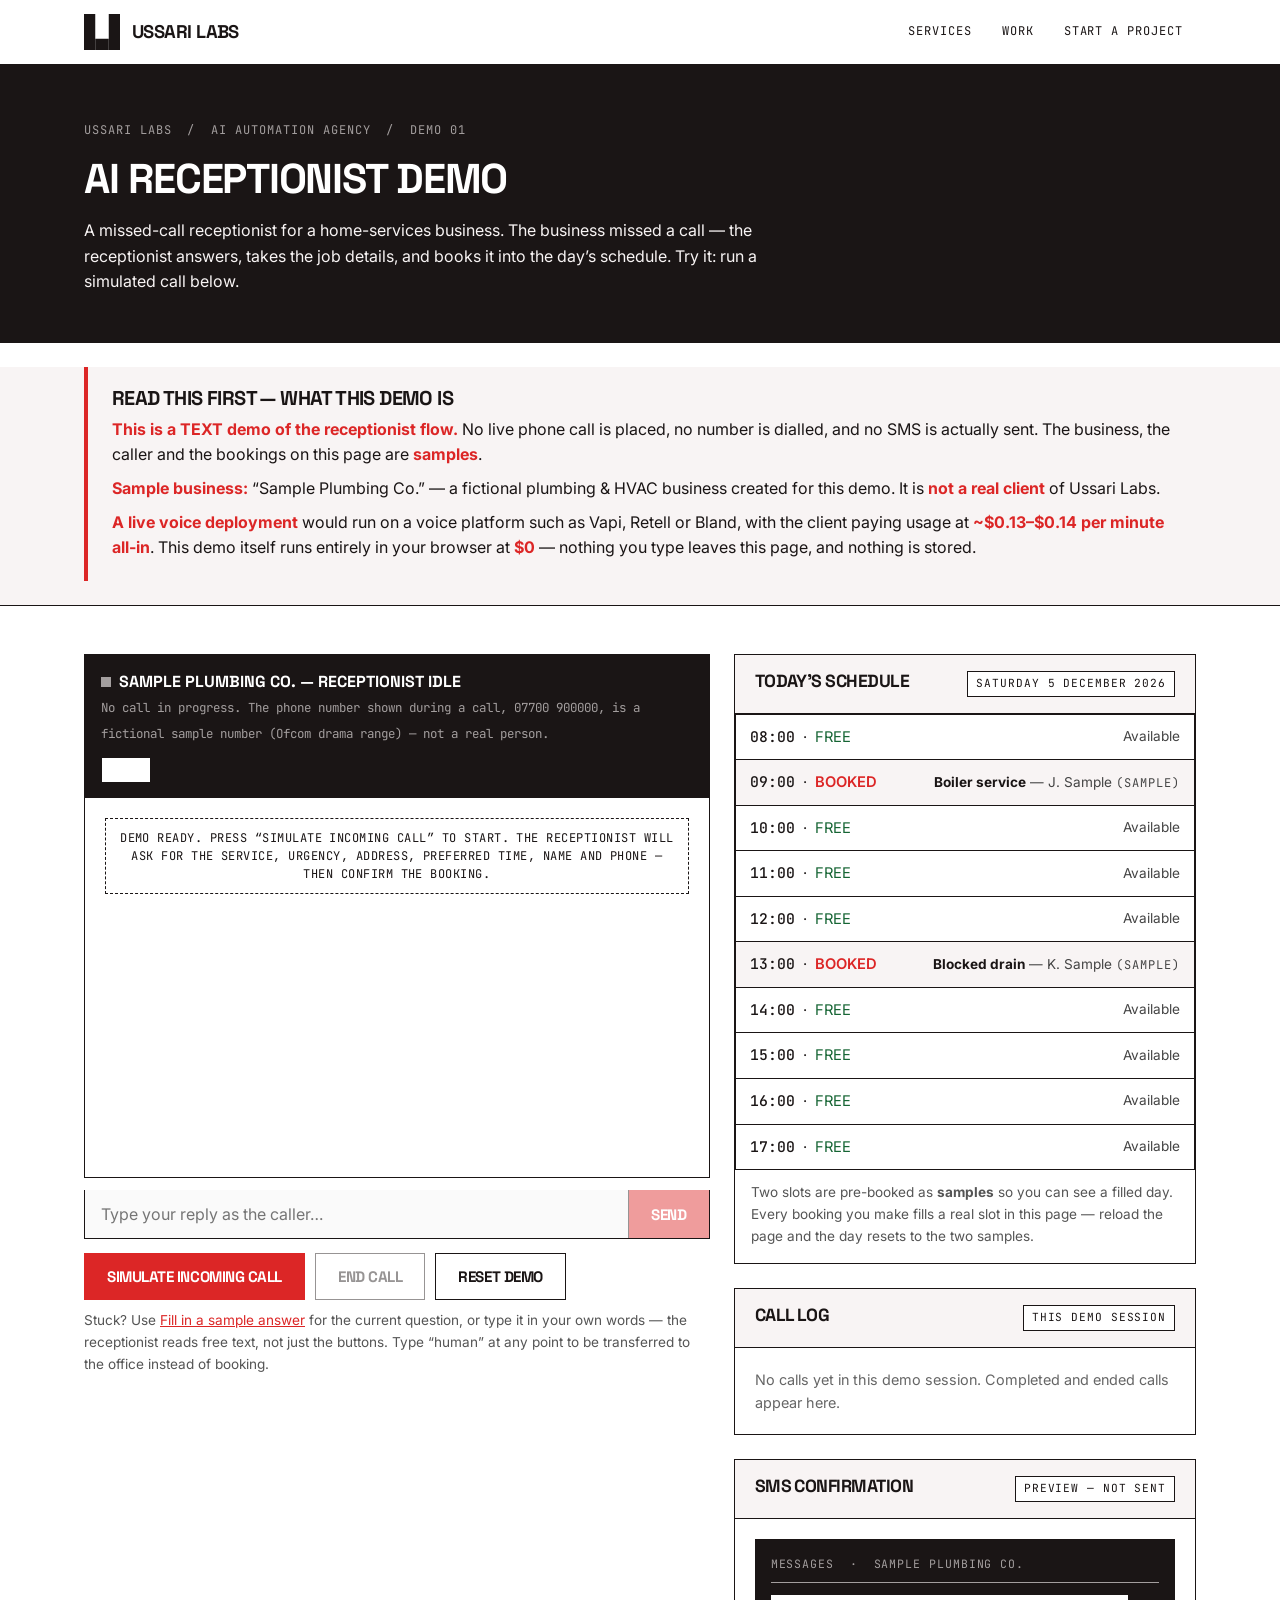
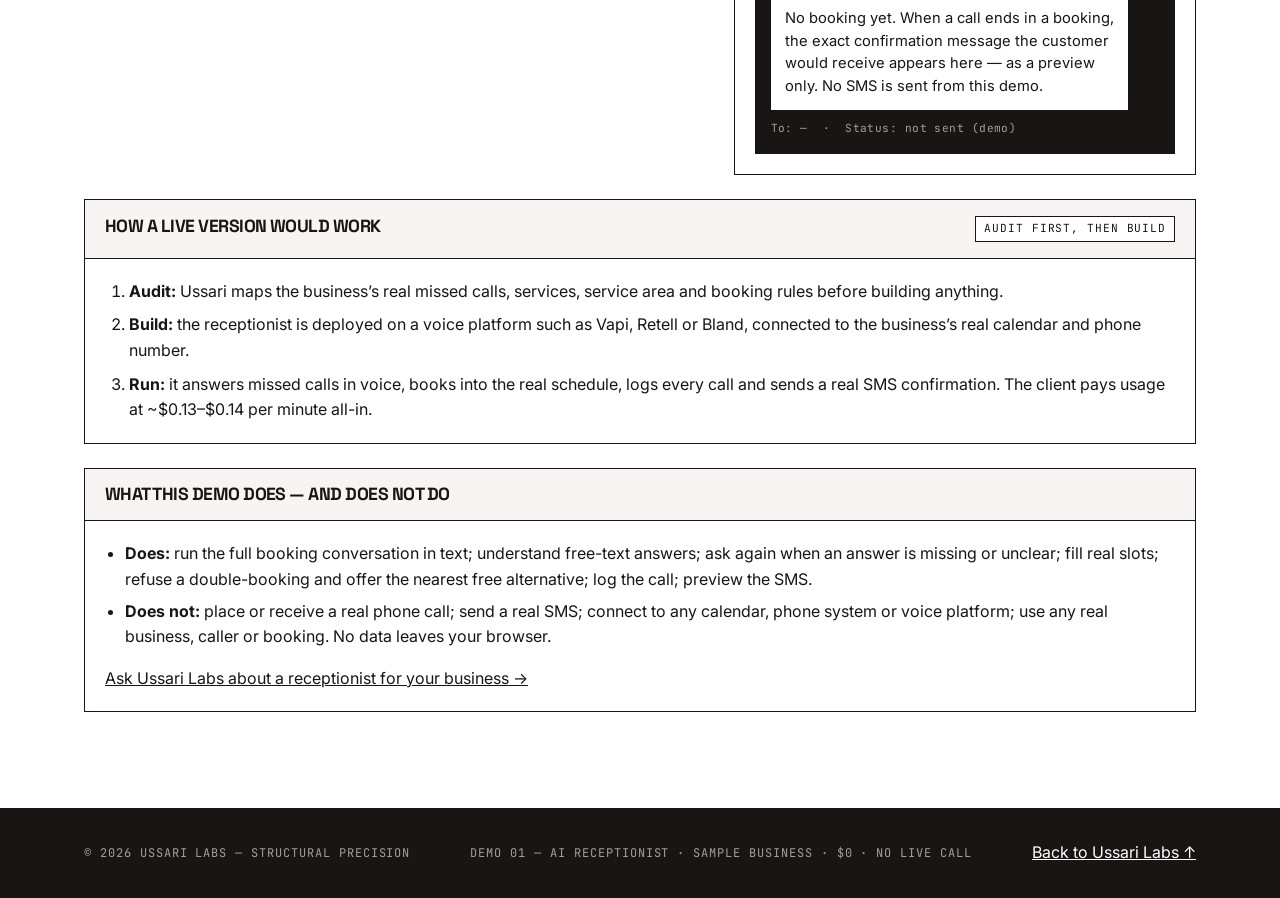
<file: demos/receptionist/index.html>
<!DOCTYPE html>
<html lang="en-GB">
<head>
<meta charset="utf-8">
<meta name="viewport" content="width=device-width, initial-scale=1">
<title>AI Receptionist Demo — Sample Plumbing Co. | Ussari Labs</title>
<meta name="description" content="Working text demo of a missed-call AI receptionist for a sample plumbing and HVAC business. Built by Ussari Labs. No live call is placed; the demo runs entirely in your browser at $0.">
<link rel="preconnect" href="https://fonts.googleapis.com">
<link rel="preconnect" href="https://fonts.gstatic.com" crossorigin>
<link href="https://fonts.googleapis.com/css2?family=Space+Grotesk:wght@700&family=Inter:wght@400;500;600&family=JetBrains+Mono:wght@400;500&display=swap" rel="stylesheet">
<link rel="icon" type="image/svg+xml" href="../../mark.svg">
<style>
/* USSARI LABS — Structural Precision. No gradients, no shadows, no rounded corners. */
:root{
  --crimson:#DC2626; --alabaster:#F8F4F4; --slate:#A39E9E; --white:#FFFFFF;
  --charcoal:#1A1515; --oxide:#4A0E17;
  --font-head:"Space Grotesk","Plus Jakarta Sans",sans-serif;
  --font-body:"Inter","Roboto",sans-serif;
  --font-mono:"JetBrains Mono","Fira Code",monospace;
  --border:1px solid var(--charcoal);
}
*{box-sizing:border-box;border-radius:0 !important}
body{margin:0;background:var(--white);color:var(--charcoal);font-family:var(--font-body);font-size:16px;line-height:1.6;-webkit-font-smoothing:antialiased}
h1,h2,h3{font-family:var(--font-head);font-weight:700;text-transform:uppercase;letter-spacing:-.03em;line-height:1.1;margin:0}
h1{font-size:clamp(1.7rem,4vw,2.6rem)} h2{font-size:1.25rem} h3{font-size:1rem}
p{margin:0 0 .75rem} a{color:inherit}
.mono{font-family:var(--font-mono);font-size:.75rem;letter-spacing:.08em;text-transform:uppercase}
.wrap{max-width:1160px;margin:0 auto;padding:0 24px}
.site-header{background:var(--white);border-bottom:var(--border);position:sticky;top:0;z-index:10}
.header-inner{display:flex;align-items:center;justify-content:space-between;gap:24px;min-height:64px}
.brand{display:flex;align-items:center;gap:12px;text-decoration:none;color:var(--charcoal)}
.brand-word{font-family:var(--font-head);font-weight:700;text-transform:uppercase;letter-spacing:-.03em;font-size:1.15rem}
.main-nav{display:flex;gap:4px;flex-wrap:wrap}
.main-nav a{font-family:var(--font-mono);font-size:.75rem;letter-spacing:.08em;text-transform:uppercase;text-decoration:none;padding:10px 12px;border:1px solid transparent}
.main-nav a:hover{border-color:var(--charcoal)}
.hero{background:var(--charcoal);color:var(--white);padding:56px 0 48px}
.hero .eyebrow{color:var(--slate);margin:0 0 1rem}
.hero h1{margin:0 0 1rem}
.hero .lede{color:var(--alabaster);max-width:720px;margin:0}
/* Honesty banner — the most prominent block after the hero */
.honest{background:var(--alabaster);border-bottom:var(--border)}
.honest-inner{border-left:4px solid var(--crimson);padding:20px 24px;margin:24px 0}
.honest-inner h2{margin-bottom:.5rem}
.honest-inner p{margin:0 0 .5rem}
.honest-inner p:last-child{margin:0}
.honest-inner strong{color:var(--crimson)}
.section{padding:48px 0}
.grid{display:grid;grid-template-columns:1.15fr .85fr;gap:24px;align-items:start}
.panel{border:var(--border);background:var(--white)}
.panel-head{display:flex;justify-content:space-between;align-items:baseline;gap:12px;flex-wrap:wrap;padding:16px 20px;border-bottom:var(--border);background:var(--alabaster)}
.panel-head h2{font-size:1.1rem}
.panel-body{padding:20px}
.tag{display:inline-block;font-family:var(--font-mono);font-size:.7rem;letter-spacing:.08em;text-transform:uppercase;border:1px solid var(--charcoal);padding:3px 8px;background:var(--white)}
.tag-crimson{background:var(--crimson);border-color:var(--crimson);color:var(--white)}
.tag-dark{background:var(--charcoal);color:var(--white);border-color:var(--charcoal)}
/* Call header / phone */
.callbar{border:var(--border);background:var(--charcoal);color:var(--white);padding:14px 16px;display:flex;justify-content:space-between;align-items:center;gap:12px;flex-wrap:wrap}
.callbar .who{font-family:var(--font-head);font-weight:700;text-transform:uppercase}
.callbar .num{font-family:var(--font-mono);font-size:.78rem;color:var(--slate)}
.callbar.ringing .who::after{content:" — RINGING";color:var(--crimson)}
.callbar.live .who::after{content:" — CALL LIVE";color:#fff}
.status-dot{display:inline-block;width:10px;height:10px;background:var(--slate);margin-right:8px;vertical-align:middle}
.callbar.ringing .status-dot{background:var(--crimson)}
.callbar.live .status-dot{background:#22c55e}
/* Chat */
.chat{border:var(--border);border-top:none;min-height:380px;max-height:460px;overflow-y:auto;padding:20px;display:flex;flex-direction:column;gap:10px;background:var(--white)}
.msg{max-width:85%;padding:10px 14px;border:var(--border);font-size:.95rem;line-height:1.5}
.msg.agent{background:var(--alabaster);align-self:flex-start}
.msg.user{background:var(--charcoal);color:var(--white);align-self:flex-end;border-color:var(--charcoal)}
.msg.system{background:var(--white);border-style:dashed;align-self:center;text-align:center;font-family:var(--font-mono);font-size:.75rem;letter-spacing:.04em;text-transform:uppercase;color:var(--charcoal);max-width:100%}
.msg .who{font-family:var(--font-mono);font-size:.68rem;letter-spacing:.08em;text-transform:uppercase;display:block;margin-bottom:4px;color:var(--crimson)}
.msg.user .who{color:var(--slate)}
.msg.typing{color:var(--slate);font-family:var(--font-mono);font-size:.8rem}
.chips{display:flex;flex-wrap:wrap;gap:8px;padding:0 0 4px}
.chip{font-family:var(--font-mono);font-size:.78rem;letter-spacing:.04em;text-transform:uppercase;background:var(--white);border:var(--border);padding:9px 12px;cursor:pointer}
.chip:hover,.chip:focus-visible{background:var(--charcoal);color:var(--white)}
.chip:disabled{opacity:.45;cursor:default}
.chip.crimson{border-color:var(--crimson);color:var(--crimson)}
.chip.crimson:hover{background:var(--crimson);color:var(--white)}
.composer{display:flex;gap:0;border:var(--border);border-top:none}
.composer input{flex:1;border:none;padding:14px 16px;font-family:var(--font-body);font-size:1rem;min-width:0}
.composer input:focus{outline:2px solid var(--crimson);outline-offset:-2px}
.composer button{border:none;border-left:var(--border)}
.btn{display:inline-block;font-family:var(--font-head);font-weight:700;text-transform:uppercase;letter-spacing:-.03em;font-size:.95rem;text-decoration:none;padding:13px 22px;border:1px solid var(--crimson);cursor:pointer;background:var(--crimson);color:var(--white)}
.btn:hover,.btn:focus-visible{background:var(--oxide);border-color:var(--oxide)}
.btn-ghost{background:var(--white);color:var(--charcoal);border-color:var(--charcoal)}
.btn-ghost:hover{background:var(--charcoal);color:var(--white);border-color:var(--charcoal)}
.btn-small{padding:9px 14px;font-size:.85rem}
.btn:disabled{opacity:.45;cursor:default}
.controls{display:flex;gap:10px;flex-wrap:wrap;margin-top:14px}
.hint{font-size:.85rem;color:#555;margin-top:10px}
.hint button{background:none;border:none;padding:0;font:inherit;color:var(--crimson);text-decoration:underline;cursor:pointer}
/* Schedule */
.slot{display:flex;justify-content:space-between;align-items:center;gap:12px;padding:10px 14px;border:var(--border);border-top:none;font-size:.92rem}
.slot:first-of-type{border-top:var(--border)}
.slot .time{font-family:var(--font-mono);font-weight:500}
.slot.free .state{color:#166534}
.slot.booked{background:var(--alabaster)}
.slot.booked .state{color:var(--crimson);font-weight:600}
.slot.booked-user{border-left:4px solid var(--crimson)}
.slot .detail{font-size:.85rem;color:#444;text-align:right}
.slot .detail b{color:var(--charcoal)}
/* Log */
table{width:100%;border-collapse:collapse;font-size:.88rem}
th,td{text-align:left;padding:9px 10px;border-bottom:1px solid #ddd;vertical-align:top}
th{font-family:var(--font-mono);font-size:.7rem;letter-spacing:.08em;text-transform:uppercase}
tbody tr:last-child td{border-bottom:none}
.empty{color:#666;font-size:.9rem;margin:0}
/* SMS */
.sms{background:var(--charcoal);color:var(--white);padding:16px}
.sms .phone-head{font-family:var(--font-mono);font-size:.72rem;letter-spacing:.08em;text-transform:uppercase;color:var(--slate);border-bottom:1px solid var(--slate);padding-bottom:8px;margin-bottom:12px}
.sms-bubble{background:var(--white);color:var(--charcoal);padding:12px 14px;font-size:.92rem;line-height:1.55;max-width:92%}
.sms-meta{font-family:var(--font-mono);font-size:.7rem;color:var(--slate);margin-top:10px;letter-spacing:.04em}
/* Booking summary */
.summary{border:2px solid var(--crimson);padding:16px 18px;margin-top:16px;background:var(--alabaster)}
.summary h3{margin-bottom:.5rem}
.summary dl{display:grid;grid-template-columns:130px 1fr;gap:4px 12px;margin:0 0 .5rem;font-size:.92rem}
.summary dt{font-family:var(--font-mono);font-size:.72rem;letter-spacing:.08em;text-transform:uppercase;padding-top:3px}
.summary dd{margin:0}
/* How it works */
.howto{border:var(--border);margin-top:24px}
.howto ol{margin:0;padding:20px 20px 20px 44px}
.howto li{margin-bottom:.5rem}
.howto li:last-child{margin:0}
.does{margin-top:24px}
.does ul{margin:0;padding-left:20px}
.does li{margin-bottom:.4rem}
.site-footer{background:var(--charcoal);color:var(--white);padding:32px 0;margin-top:48px}
.footer-inner{display:flex;justify-content:space-between;gap:24px;flex-wrap:wrap;align-items:center}
.footer-inner p{margin:0;color:var(--slate)}
.footer-inner a{color:var(--white)}
@media (max-width:900px){
  .grid{grid-template-columns:1fr}
  .header-inner{flex-direction:column;align-items:flex-start;gap:8px;padding:14px 0}
  .section{padding:32px 0}
  .chat{min-height:320px}
  .summary dl{grid-template-columns:1fr}
  .summary dt{padding-top:6px}
}
</style>
</head>
<body>

<header class="site-header">
  <div class="wrap header-inner">
    <a class="brand" href="../../index.html" aria-label="Ussari Labs — home">
      <svg class="mark" width="36" height="36" viewBox="0 0 96 96" role="img" aria-label="Ussari Labs mark"><rect x="0" y="0" width="30" height="96" fill="currentColor"/><rect x="30" y="66" width="36" height="30" fill="currentColor"/><rect x="66" y="0" width="30" height="96" fill="currentColor"/></svg>
      <span class="brand-word">USSARI&nbsp;LABS</span>
    </a>
    <nav class="main-nav" aria-label="Main navigation">
      <a href="../../index.html#services">Services</a>
      <a href="../../index.html#work">Work</a>
      <a href="../../index.html#contact">Start a project</a>
    </nav>
  </div>
</header>

<main>
  <section class="hero">
    <div class="wrap">
      <p class="mono eyebrow">USSARI LABS&nbsp;&nbsp;/&nbsp;&nbsp;AI AUTOMATION AGENCY&nbsp;&nbsp;/&nbsp;&nbsp;DEMO 01</p>
      <h1>AI Receptionist Demo</h1>
      <p class="lede">A missed-call receptionist for a home-services business. The business missed a call — the receptionist answers, takes the job details, and books it into the day&rsquo;s schedule. Try it: run a simulated call below.</p>
    </div>
  </section>

  <section class="honest" aria-label="What this demo is and is not">
    <div class="wrap">
      <div class="honest-inner">
        <h2>Read this first — what this demo is</h2>
        <p><strong>This is a TEXT demo of the receptionist flow.</strong> No live phone call is placed, no number is dialled, and no SMS is actually sent. The business, the caller and the bookings on this page are <strong>samples</strong>.</p>
        <p><strong>Sample business:</strong> &ldquo;Sample Plumbing Co.&rdquo; — a fictional plumbing &amp; HVAC business created for this demo. It is <strong>not a real client</strong> of Ussari Labs.</p>
        <p><strong>A live voice deployment</strong> would run on a voice platform such as Vapi, Retell or Bland, with the client paying usage at <strong>~$0.13&ndash;$0.14 per minute all-in</strong>. This demo itself runs entirely in your browser at <strong>$0</strong> — nothing you type leaves this page, and nothing is stored.</p>
      </div>
    </div>
  </section>

  <section class="section">
    <div class="wrap">
      <div class="grid">

        <!-- LEFT: THE CALL -->
        <div>
          <div class="callbar" id="callbar">
            <div><span class="status-dot" aria-hidden="true"></span><span class="who" id="callbar-who">Sample Plumbing Co. — receptionist idle</span><br><span class="num" id="callbar-num">No call in progress. The phone number shown during a call, 07700 900000, is a fictional sample number (Ofcom drama range) — not a real person.</span></div>
            <span class="tag" id="call-state">IDLE</span>
          </div>

          <div class="chat" id="chat" aria-live="polite" aria-label="Simulated call transcript">
            <div class="msg system">Demo ready. Press &ldquo;Simulate incoming call&rdquo; to start. The receptionist will ask for the service, urgency, address, preferred time, name and phone — then confirm the booking.</div>
          </div>

          <div style="padding:12px 0 0" id="chips" class="chips" aria-label="Quick replies"></div>

          <form class="composer" id="composer">
            <label for="user-input" class="mono" style="position:absolute;left:-9999px">Your reply as the caller</label>
            <input id="user-input" type="text" autocomplete="off" placeholder="Type your reply as the caller…" disabled>
            <button class="btn" type="submit" id="send-btn" disabled>Send</button>
          </form>

          <div class="controls">
            <button class="btn" type="button" id="start-btn">Simulate incoming call</button>
            <button class="btn btn-ghost" type="button" id="end-btn" disabled>End call</button>
            <button class="btn btn-ghost" type="button" id="reset-btn">Reset demo</button>
          </div>
          <p class="hint">Stuck? Use <button type="button" id="sample-answer">Fill in a sample answer</button> for the current question, or type it in your own words — the receptionist reads free text, not just the buttons. Type &ldquo;human&rdquo; at any point to be transferred to the office instead of booking.</p>

          <div class="summary" id="booking-summary" hidden>
            <h3>Booking confirmed</h3>
            <dl id="summary-list"></dl>
            <p style="margin:0">The slot is now filled on today&rsquo;s schedule (right), the call is in the log, and the SMS preview below is the message the customer would receive. Press &ldquo;Simulate incoming call&rdquo; to book another job — try the same time again and watch it refuse the double-booking.</p>
          </div>
        </div>

        <!-- RIGHT: SCHEDULE / LOG / SMS -->
        <div>
          <section class="panel" aria-label="Today's schedule">
            <div class="panel-head"><h2>Today&rsquo;s schedule</h2><span class="tag" id="today-date"></span></div>
            <div class="panel-body" style="padding:0">
              <div id="schedule" role="list" aria-label="Bookable time slots today"></div>
              <p style="padding:12px 16px 16px;margin:0;font-size:.85rem;color:#555">Two slots are pre-booked as <strong>samples</strong> so you can see a filled day. Every booking you make fills a real slot in this page — reload the page and the day resets to the two samples.</p>
            </div>
          </section>

          <section class="panel" style="margin-top:24px" aria-label="Call log">
            <div class="panel-head"><h2>Call log</h2><span class="tag">THIS DEMO SESSION</span></div>
            <div class="panel-body">
              <p class="empty" id="log-empty">No calls yet in this demo session. Completed and ended calls appear here.</p>
              <table id="log-table" hidden>
                <thead><tr><th>Time</th><th>Caller</th><th>Service</th><th>Urgency</th><th>Outcome</th></tr></thead>
                <tbody id="log-body"></tbody>
              </table>
            </div>
          </section>

          <section class="panel" style="margin-top:24px" aria-label="SMS confirmation preview">
            <div class="panel-head"><h2>SMS confirmation</h2><span class="tag">PREVIEW — NOT SENT</span></div>
            <div class="panel-body">
              <div class="sms">
                <div class="phone-head">Messages &nbsp;·&nbsp; Sample Plumbing Co.</div>
                <div class="sms-bubble" id="sms-body">No booking yet. When a call ends in a booking, the exact confirmation message the customer would receive appears here — as a preview only. No SMS is sent from this demo.</div>
                <div class="sms-meta" id="sms-meta">To: — &nbsp;·&nbsp; Status: not sent (demo)</div>
              </div>
            </div>
          </section>
        </div>

      </div>

      <div class="howto panel">
        <div class="panel-head"><h2>How a live version would work</h2><span class="tag">AUDIT FIRST, THEN BUILD</span></div>
        <ol>
          <li><strong>Audit:</strong> Ussari maps the business&rsquo;s real missed calls, services, service area and booking rules before building anything.</li>
          <li><strong>Build:</strong> the receptionist is deployed on a voice platform such as Vapi, Retell or Bland, connected to the business&rsquo;s real calendar and phone number.</li>
          <li><strong>Run:</strong> it answers missed calls in voice, books into the real schedule, logs every call and sends a real SMS confirmation. The client pays usage at ~$0.13&ndash;$0.14 per minute all-in.</li>
        </ol>
      </div>

      <div class="does panel">
        <div class="panel-head"><h2>What this demo does — and does not do</h2></div>
        <div class="panel-body">
          <ul>
            <li><strong>Does:</strong> run the full booking conversation in text; understand free-text answers; ask again when an answer is missing or unclear; fill real slots; refuse a double-booking and offer the nearest free alternative; log the call; preview the SMS.</li>
            <li><strong>Does not:</strong> place or receive a real phone call; send a real SMS; connect to any calendar, phone system or voice platform; use any real business, caller or booking. No data leaves your browser.</li>
          </ul>
          <p style="margin:1rem 0 0"><a href="../../index.html#contact">Ask Ussari Labs about a receptionist for your business &rarr;</a></p>
        </div>
      </div>
    </div>
  </section>
</main>

<footer class="site-footer">
  <div class="wrap footer-inner">
    <p class="mono">© 2026 USSARI LABS — STRUCTURAL PRECISION</p>
    <p class="mono">DEMO 01 — AI RECEPTIONIST · SAMPLE BUSINESS · $0 · NO LIVE CALL</p>
    <p><a href="../../index.html">Back to Ussari Labs &uarr;</a></p>
  </div>
</footer>

<script>
"use strict";
/* ============================================================
   AI RECEPTIONIST DEMO — all state lives in this page only.
   No network calls, no storage, no phone/SMS service.
   ============================================================ */

/* ---------- Day schedule: hourly slots 08:00–17:00 ---------- */
var SLOT_HOURS = [8,9,10,11,12,13,14,15,16,17];
var SAMPLE_SEED = [
  {hour:9,  service:"Boiler service", name:"J. Sample", urgency:"This week", sample:true},
  {hour:13, service:"Blocked drain",  name:"K. Sample", urgency:"Today",     sample:true}
];
var bookings = {};   /* hour -> {service,name,urgency,phone,address,ref,sample} */
var logRows = [];
var bookingCount = 0;

function seedBookings(){
  bookings = {};
  SAMPLE_SEED.forEach(function(s){ bookings[s.hour] = {service:s.service, name:s.name, urgency:s.urgency, phone:"—", address:"Sample address", ref:"SAMPLE", sample:true}; });
}
function fmtHour(h){ return (h<10?"0":"")+h+":00"; }
function todayLabel(){
  var d = new Date();
  return d.toLocaleDateString("en-GB",{weekday:"long", day:"numeric", month:"long", year:"numeric"});
}
function nowTime(){
  var d = new Date();
  return ("0"+d.getHours()).slice(-2)+":"+("0"+d.getMinutes()).slice(-2);
}
function freeHours(){ return SLOT_HOURS.filter(function(h){ return !bookings[h]; }); }
function nearestFree(hour){
  var free = freeHours();
  if(!free.length) return [];
  free.sort(function(a,b){ return Math.abs(a-hour)-Math.abs(b-hour) || a-b; });
  return free.slice(0,2);
}

/* ---------- Conversation state ---------- */
var callActive = false;
var fields = null;          /* {service,urgency,address,hour,name,phone} */
var step = null;            /* service|urgency|address|time|name|phone|confirm|slotchoice */
var pendingHour = null;     /* hour requested but taken */
var offeredHours = [];      /* alternatives offered after a conflict */
var unclearCount = 0;
var typingTimer = null;

var chatEl = document.getElementById("chat");
var chipsEl = document.getElementById("chips");
var inputEl = document.getElementById("user-input");
var sendBtn = document.getElementById("send-btn");
var startBtn = document.getElementById("start-btn");
var endBtn = document.getElementById("end-btn");
var callbar = document.getElementById("callbar");
var callState = document.getElementById("call-state");
var callbarWho = document.getElementById("callbar-who");
var callbarNum = document.getElementById("callbar-num");

function esc(s){ return String(s).replace(/&/g,"&amp;").replace(/</g,"&lt;").replace(/>/g,"&gt;").replace(/"/g,"&quot;"); }

function addMsg(who, text, kind){
  var div = document.createElement("div");
  div.className = "msg " + (kind || (who === "agent" ? "agent" : "user"));
  if(kind === "system"){ div.textContent = text; }
  else{
    var w = document.createElement("span"); w.className = "who";
    w.textContent = who === "agent" ? "Sample Plumbing Co. — Receptionist" : "Caller (you)";
    div.appendChild(w);
    var t = document.createElement("span"); t.innerHTML = esc(text).replace(/\n/g,"<br>");
    div.appendChild(t);
  }
  chatEl.appendChild(div);
  chatEl.scrollTop = chatEl.scrollHeight;
  return div;
}
function agentSay(text, chips){ agentSayDelayed(text, chips, 650); }
function agentSayDelayed(text, chips, delay){
  setComposer(false);
  var typing = document.createElement("div");
  typing.className = "msg agent typing"; typing.textContent = "Receptionist is typing…";
  chatEl.appendChild(typing); chatEl.scrollTop = chatEl.scrollHeight;
  clearTimeout(typingTimer);
  typingTimer = setTimeout(function(){
    typing.remove();
    addMsg("agent", text);
    setChips(chips || []);
    setComposer(callActive);
    if(callActive) inputEl.focus();
  }, delay);
}
function setChips(list){
  chipsEl.innerHTML = "";
  (list || []).forEach(function(c){
    var b = document.createElement("button");
    b.type = "button"; b.className = "chip" + (c.crimson ? " crimson" : "");
    b.textContent = c.label;
    b.addEventListener("click", function(){ submitUser(c.value !== undefined ? c.value : c.label); });
    chipsEl.appendChild(b);
  });
}
function setComposer(enabled){
  inputEl.disabled = !enabled; sendBtn.disabled = !enabled;
}
function setCallUI(state){
  callbar.classList.remove("ringing","live");
  if(state === "ringing"){ callbar.classList.add("ringing"); callState.textContent = "RINGING"; callState.className = "tag tag-crimson"; }
  else if(state === "live"){ callbar.classList.add("live"); callState.textContent = "CALL LIVE"; callState.className = "tag tag-crimson"; }
  else { callState.textContent = "IDLE"; callState.className = "tag"; }
}

/* ---------- Rendering: schedule, log, SMS ---------- */
function renderSchedule(){
  var el = document.getElementById("schedule");
  el.innerHTML = "";
  SLOT_HOURS.forEach(function(h){
    var b = bookings[h];
    var row = document.createElement("div");
    row.className = "slot " + (b ? "booked" + (b.sample ? "" : " booked-user") : "free");
    row.setAttribute("role","listitem");
    var left = document.createElement("span");
    left.innerHTML = '<span class="time">'+fmtHour(h)+'</span> &nbsp;·&nbsp; <span class="state">'+(b ? "BOOKED" : "FREE")+'</span>';
    var right = document.createElement("span");
    right.className = "detail";
    if(b){ right.innerHTML = "<b>"+esc(b.service)+"</b> — "+esc(b.name)+(b.sample ? " <span class='mono'>(sample)</span>" : " · "+esc(b.urgency)); }
    else { right.textContent = "Available"; }
    row.appendChild(left); row.appendChild(right);
    el.appendChild(row);
  });
  document.getElementById("today-date").textContent = todayLabel();
}
function renderLog(){
  var table = document.getElementById("log-table");
  var empty = document.getElementById("log-empty");
  var body = document.getElementById("log-body");
  body.innerHTML = "";
  if(!logRows.length){ table.hidden = true; empty.hidden = false; return; }
  table.hidden = false; empty.hidden = true;
  logRows.forEach(function(r){
    var tr = document.createElement("tr");
    [r.time, r.caller, r.service, r.urgency, r.outcome].forEach(function(v){
      var td = document.createElement("td"); td.textContent = v; tr.appendChild(td);
    });
    body.appendChild(tr);
  });
}
function addLog(caller, service, urgency, outcome){
  logRows.unshift({time:nowTime(), caller:caller||"—", service:service||"—", urgency:urgency||"—", outcome:outcome});
  renderLog();
}
function renderSMS(b){
  document.getElementById("sms-body").textContent =
    "Sample Plumbing Co.: Hi " + b.name + ", your " + b.service.toLowerCase() +
    " visit is booked for today at " + fmtHour(b.hour) + ". Our engineer will call on arrival. " +
    "Address: " + b.address + ". Ref " + b.ref + ". Reply CANCEL to cancel.";
  document.getElementById("sms-meta").textContent =
    "To: " + b.phone + "  ·  Preview only — not sent (demo)  ·  " + nowTime();
}

/* ---------- Free-text parsing ---------- */
var SERVICE_RULES = [
  {re:/burst|leak|leaking|flood|water (everywhere|coming|pouring)|pipe (burst|broken|leak)/i, label:"Burst pipe / leak"},
  {re:/boiler|heating|heater|hot water|no heat|radiator/i, label:"Boiler / heating"},
  {re:/drain|block|clog|sewer|slow drain/i, label:"Blocked drain"},
  {re:/tap|faucet|toilet|shower|bath|kitchen sink|sink/i, label:"Tap / toilet / bathroom"},
  {re:/air con|aircon|a\/c|air conditioning|hvac|ventilation/i, label:"Air conditioning / HVAC"},
  {re:/gas/i, label:"Gas appliance"}
];
var VAGUE = /^(idk|i don'?t know|not sure|dunno|help|something|thing|broken|it'?s broken|problem|issue|fix it|emergency\??)$/i;
function parseService(text){
  for(var i=0;i<SERVICE_RULES.length;i++){ if(SERVICE_RULES[i].re.test(text)) return SERVICE_RULES[i].label; }
  return null;
}
function parseUrgency(text){
  if(/emergency|urgent|asap|right now|immediately|flooding|burst/i.test(text)) return "Emergency";
  if(/\btoday\b|tonight|this afternoon|this morning/i.test(text)) return "Today";
  if(/tomorrow/i.test(text)) return "Today"; /* nearest bookable day in this demo is today; agent clarifies */
  if(/this week|week|few days|whenever|not urgent|no rush/i.test(text)) return "This week";
  return null;
}
function parseTime(text){
  var m = text.match(/(\d{1,2})(?::(\d{2}))?\s*(am|pm)?/i);
  if(!m) return null;
  var h = parseInt(m[1],10);
  if(m[3]){ if(/pm/i.test(m[3]) && h<12) h+=12; if(/am/i.test(m[3]) && h===12) h=0; }
  else if(h>=1 && h<=7){ h+=12; } /* "2" in a trades context means 2pm, not 2am */
  if(h<8 || h>17) return {outOfHours:true, hour:h};
  return {hour:h};
}
function parsePhone(text){
  var digits = text.replace(/\D/g,"");
  if(digits.length>=7 && digits.length<=15) return digits;
  return null;
}
function looksLikeAddress(text){
  var t = text.trim();
  if(t.length < 8) return false;
  if(/^(my house|home|my home|my place|here)$/i.test(t)) return false;
  return /\d/.test(t) || /\b(street|road|lane|avenue|avenue|close|drive|town|village|area|colony|sector|house)\b/i.test(t) || t.split(/\s+/).length >= 3;
}
function validName(text){
  var t = text.trim();
  if(t.length < 2 || t.length > 40) return false;
  if(!/^[A-Za-z][A-Za-z'’\- ]+$/.test(t)) return false;
  if(/^(yes|no|ok|okay|hi|hello|please|thanks|thank you)$/i.test(t)) return false;
  return true;
}
function sampleAnswerFor(stepName){
  if(stepName==="service") return "There's a leak under the kitchen sink";
  if(stepName==="urgency") return "Emergency — water is leaking now";
  if(stepName==="address") return "12 High Street, Sampletown";
  if(stepName==="time") return fmtHour(freeHours()[0] !== undefined ? freeHours()[0] : 10);
  if(stepName==="name") return "Alex Sample";
  if(stepName==="phone") return "07700 900123";
  return "";
}

/* ---------- Conversation flow ---------- */
function askService(){
  step = "service"; unclearCount = 0;
  agentSay("Hello, Sample Plumbing Co. — this is the automated receptionist. Sorry we missed your call. What do you need help with today — a leak, boiler or heating, a blocked drain, or something else?",
    [{label:"Burst pipe / leak"},{label:"Boiler not working"},{label:"Blocked drain"},{label:"Tap / toilet"},{label:"Radiator cold"},{label:"Air conditioning"}]);
}
function askUrgency(){
  step = "urgency";
  agentSay("Thanks — "+fields.service+". How urgent is it?",
    [{label:"Emergency — leaking now", value:"Emergency — water is leaking now", crimson:true},{label:"Today"},{label:"This week"}]);
}
function askAddress(){
  step = "address";
  agentSay("Got it — "+fields.urgency.toLowerCase()+". What is the address for the visit? Please include the street and town, for example “12 High Street, Sampletown”.", []);
}
function askTime(){
  step = "time";
  var free = freeHours();
  if(!free.length){
    agentSay("I’m sorry — every slot today is already booked, so I can’t book a visit today. I’ve logged this call and the office will call you back about the next available day.", []);
    addLog(fields.name || "Caller", fields.service, fields.urgency, "No slot today — office to call back");
    endCall(false);
    return;
  }
  var chips = free.slice(0,4).map(function(h){ return {label:fmtHour(h), value:fmtHour(h)}; });
  var prefix = fields.urgency === "Emergency"
    ? "This is an emergency, so I’ll put you in the earliest free slot. "
    : "";
  agentSay(prefix+"What time works for you today? Free slots: "+free.map(fmtHour).join(", ")+".",
    chips.concat([{label:"Earliest available", value:"earliest"}]));
}
function askName(){
  step = "name";
  agentSay("Perfect — "+fmtHour(fields.hour)+" today is free and I’ve held it for you. What name should I book it under?", []);
}
function askPhone(){
  step = "phone";
  agentSay("Thanks, "+fields.name+". What is the best phone number to confirm the booking on?", []);
}
function askConfirm(){
  step = "confirm";
  var s = "Let me confirm the booking:\n• Service: "+fields.service+"\n• Urgency: "+fields.urgency+"\n• Address: "+fields.address+"\n• Time: today at "+fmtHour(fields.hour)+"\n• Name: "+fields.name+"\n• Phone: "+fields.phone+"\n\nShall I book that in?";
  agentSay(s, [{label:"Yes, book it", value:"yes", crimson:true},{label:"Change the time", value:"change time"},{label:"Start again", value:"start again"}]);
}
function nextMissing(){
  if(!fields.service) return askService;
  if(!fields.urgency) return askUrgency;
  if(!fields.address) return askAddress;
  if(fields.hour === null || fields.hour === undefined) return askTime;
  if(!fields.name) return askName;
  if(!fields.phone) return askPhone;
  return askConfirm;
}

function completeBooking(){
  bookingCount++;
  var ref = "SPC-" + String(1000 + bookingCount);
  var b = {hour:fields.hour, service:fields.service, name:fields.name, urgency:fields.urgency, phone:fields.phone, address:fields.address, ref:ref, sample:false};
  bookings[fields.hour] = b;
  renderSchedule(); renderSMS(b);
  addLog(b.name, b.service, b.urgency, "Booked — today " + fmtHour(b.hour) + " · Ref " + ref);
  var dl = document.getElementById("summary-list");
  dl.innerHTML = "";
  [["Reference",ref],["Service",b.service],["Urgency",b.urgency],["When","Today at "+fmtHour(b.hour)],["Address",b.address],["Name",b.name],["Phone",b.phone]].forEach(function(pair){
    var dt = document.createElement("dt"); dt.textContent = pair[0];
    var dd = document.createElement("dd"); dd.textContent = pair[1];
    dl.appendChild(dt); dl.appendChild(dd);
  });
  document.getElementById("booking-summary").hidden = false;
  agentSay("All booked, "+b.name+". Your "+b.service.toLowerCase()+" visit is confirmed for today at "+fmtHour(b.hour)+" — reference "+ref+". We’ve sent a confirmation text to "+b.phone+" (shown as a preview on this page — no real SMS is sent in the demo). Our engineer will call on arrival. Is there anything else I can help with?", []);
  setChips([{label:"That’s all, thanks", value:"done"},{label:"Book another job", value:"another"}]);
  step = "done";
  callActive = true; /* stay live until caller ends it */
  endBtn.disabled = false;
}

function handleSlotConflict(requested){
  pendingHour = requested;
  offeredHours = nearestFree(requested);
  step = "slotchoice";
  var msg = "I’m sorry — "+fmtHour(requested)+" today is already booked, so I can’t put you in that slot.";
  if(offeredHours.length){
    msg += " The nearest free slots are "+offeredHours.map(fmtHour).join(" and ")+". Would one of those work?";
    var chips = offeredHours.map(function(h){ return {label:fmtHour(h), value:fmtHour(h)}; });
    chips.push({label:"Pick a different time", value:"different time"});
    agentSay(msg, chips);
  } else {
    msg += " Unfortunately there are no free slots left today — I’ve logged the call and the office will call you back about the next available day.";
    agentSay(msg, []);
    addLog(fields.name || "Caller", fields.service, fields.urgency, "Requested slot taken; no slot today");
    endCall(false);
  }
}

function submitUser(raw){
  if(!callActive && step !== "done") return;
  var text = String(raw == null ? inputEl.value : raw).trim();
  if(!text) return;
  inputEl.value = "";
  addMsg("user", text);
  setChips([]);
  handleUser(text);
}

function handleUser(text){
  var low = text.toLowerCase();

  /* Transfers / exits — available at any step */
  if(/\b(human|person|real person|agent|operator|speak to someone|talk to someone)\b/i.test(text)){
    addLog(fields && fields.name ? fields.name : "Caller", fields && fields.service ? fields.service : "—", fields && fields.urgency ? fields.urgency : "—", "Transferred to office (caller asked for a person)");
    agentSay("Of course — I’ll transfer you to the office now. They’ll pick up the details from this call. Thank you for calling Sample Plumbing Co.", []);
    endCall(false);
    return;
  }
  if(step === "done"){
    if(/another|book another|one more/i.test(low)){ startCallFlow(true); return; }
    addLog(fields.name, fields.service, fields.urgency, "Booked — today " + fmtHour(fields.hour));
    agentSay("Thank you — goodbye. Your booking is on today’s schedule.", []);
    endCall(false);
    return;
  }
  if(step === "confirm"){
    if(/^(yes|yeah|yep|confirm|book it|correct|that'?s right|ok|okay|sure)\b/i.test(low) || low === "yes, book it"){ completeBooking(); return; }
    if(/change time|different time|another time/i.test(low)){ fields.hour = null; askTime(); return; }
    if(/start again|restart|from scratch/i.test(low)){ startCallFlow(true); return; }
    if(/^(no|nope|not yet|cancel)\b/i.test(low)){
      addLog(fields.name || "Caller", fields.service, fields.urgency, "Not booked — caller declined at confirmation");
      agentSay("No problem — I haven’t booked anything. Call us back any time, or type “start again” if you’d like to change the details.", []);
      endCall(false);
      return;
    }
    agentSay("Just to be sure — shall I book that in as I read it back, or would you like to change the time?",
      [{label:"Yes, book it", value:"yes", crimson:true},{label:"Change the time", value:"change time"},{label:"Start again", value:"start again"}]);
    return;
  }
  if(step === "slotchoice"){
    var t = parseTime(text);
    if(t && !t.outOfHours && offeredHours.indexOf(t.hour) !== -1){ fields.hour = t.hour; askNameOrNext(); return; }
    if(t && !t.outOfHours && !bookings[t.hour]){ fields.hour = t.hour; askNameOrNext(); return; }
    if(t && !t.outOfHours && bookings[t.hour]){ handleSlotConflict(t.hour); return; }
    if(/different time|another time|pick another/i.test(low)){ askTime(); return; }
    if(/earliest/i.test(low) && offeredHours.length){ fields.hour = offeredHours[0]; askNameOrNext(); return; }
    agentSay("Please pick one of the free slots I offered — "+offeredHours.map(fmtHour).join(" or ")+" — or say “different time” to see the full list.",
      offeredHours.map(function(h){ return {label:fmtHour(h), value:fmtHour(h)}; }));
    return;
  }

  /* Opportunistic extraction: a caller may answer two questions at once. */
  if(!fields.service){
    var svc = parseService(text);
    if(svc){ fields.service = svc; }
    else if(step === "service"){
      unclearCount++;
      if(VAGUE.test(text) || text.length < 4){
        agentSay(unclearCount >= 2
          ? "No problem — let me narrow it down. Is it a leak or burst pipe, the boiler or heating, a blocked drain, a tap or toilet, or the air conditioning? Tap one, or describe it in a few words."
          : "I didn’t quite catch the problem — could you describe it in a few words? For example: “leak under the sink”, “boiler not working”, or “blocked drain”.",
          [{label:"Burst pipe / leak"},{label:"Boiler not working"},{label:"Blocked drain"},{label:"Tap / toilet"},{label:"Air conditioning"}]);
        return;
      }
      /* A longer free-text answer with no recognised keyword: accept it as stated, but check. */
      fields.service = text.length > 60 ? text.slice(0,60) : text;
      agentSay("Thanks — I’ve noted that as “"+fields.service+"”. I’ll pass that description to the engineer.", []);
      /* fall through to urgency on the next turn via nextMissing after a beat */
      setTimeout(function(){ if(callActive && step === "service") askUrgency(); }, 900);
      step = "service-pending";
      return;
    }
  }
  if(!fields.urgency){
    var urg = parseUrgency(text);
    if(urg) fields.urgency = urg;
  }
  if(step === "urgency" && !fields.urgency){
    agentSay("Is it an emergency, needed today, or can it wait until this week?",
      [{label:"Emergency — leaking now", value:"Emergency — water is leaking now", crimson:true},{label:"Today"},{label:"This week"}]);
    return;
  }
  if(step === "address"){
    if(!looksLikeAddress(text)){
      agentSay("I need a bit more than that to send an engineer — could you give the street and town? For example: “12 High Street, Sampletown”.",
        []);
      return;
    }
    fields.address = text;
  }
  if(step === "time"){
    if(/earliest|first available|as soon as possible|asap/i.test(low)){
      var free = freeHours();
      if(free.length){ fields.hour = free[0]; }
    } else if(/morning/i.test(low)){
      var morn = freeHours().filter(function(h){ return h < 12; });
      if(morn.length) fields.hour = morn[0];
    } else if(/afternoon/i.test(low)){
      var aft = freeHours().filter(function(h){ return h >= 12; });
      if(aft.length) fields.hour = aft[0];
    } else {
      var pt = parseTime(text);
      if(pt && pt.outOfHours){
        agentSay("We only book visits between 08:00 and 17:00. The free slots today are: "+freeHours().map(fmtHour).join(", ")+". Which one works?",
          freeHours().slice(0,4).map(function(h){ return {label:fmtHour(h), value:fmtHour(h)}; }));
        return;
      }
      if(pt) fields.hour = pt.hour;
    }
    if(fields.hour === null || fields.hour === undefined){
      agentSay("What time today works for you? Free slots are: "+freeHours().map(fmtHour).join(", ")+".",
        freeHours().slice(0,4).map(function(h){ return {label:fmtHour(h), value:fmtHour(h)}; }));
      return;
    }
    if(bookings[fields.hour]){ var taken = fields.hour; fields.hour = null; handleSlotConflict(taken); return; }
  }
  if(step === "name"){
    if(!validName(text)){
      agentSay("Could you give the name for the booking — first name is fine, for example “Alex Sample”?", []);
      return;
    }
    fields.name = text.replace(/\s+/g," ").trim();
  }
  if(step === "phone"){
    var ph = parsePhone(text);
    if(!ph){
      agentSay("That number doesn’t look complete — could you give the full phone number we can confirm the booking on? For example: 07700 900123.", []);
      return;
    }
    fields.phone = ph;
  }
  /* Advance to the next missing field (or confirmation). */
  nextMissing()();
}
function askNameOrNext(){
  if(!fields.name) askName();
  else if(!fields.phone) askPhone();
  else askConfirm();
}

/* ---------- Call lifecycle ---------- */
function startCallFlow(continuing){
  fields = {service:null, urgency:null, address:null, hour:null, name:null, phone:null};
  step = "service"; pendingHour = null; offeredHours = []; unclearCount = 0;
  document.getElementById("booking-summary").hidden = true;
  callActive = true;
  startBtn.disabled = true; endBtn.disabled = false;
  setCallUI("live");
  callbarWho.textContent = "Sample Plumbing Co. — incoming call";
  callbarNum.textContent = "Caller: 07700 900000 (sample number) · Missed call answered by the AI receptionist";
  if(!continuing) addMsg("system", "Incoming call — Sample Plumbing Co. missed this call, so the AI receptionist answered.");
  askService();
}
function endCall(byUser){
  if(!callActive) return;
  callActive = false;
  setChips([]); setComposer(false);
  startBtn.disabled = false; endBtn.disabled = true;
  setCallUI("idle");
  callbarWho.textContent = "Sample Plumbing Co. — receptionist idle";
  callbarNum.textContent = "No call in progress. The phone number shown during a call, 07700 900000, is a fictional sample number (Ofcom drama range) — not a real person.";
  if(byUser){
    addLog(fields && fields.name ? fields.name : "Caller", fields && fields.service ? fields.service : "—", fields && fields.urgency ? fields.urgency : "—", "Caller hung up before booking");
    addMsg("system", "Call ended by the caller.");
  }
}

startBtn.addEventListener("click", function(){
  startBtn.disabled = true;
  setCallUI("ringing");
  callbarWho.textContent = "Sample Plumbing Co. — incoming call";
  callbarNum.textContent = "Caller: 07700 900000 (sample number) · Ringing…";
  addMsg("system", "Incoming call — Sample Plumbing Co. missed this call, so the AI receptionist is answering.");
  setTimeout(function(){ startCallFlow(false); }, 1100);
});
endBtn.addEventListener("click", function(){ endCall(true); });
document.getElementById("reset-btn").addEventListener("click", function(){
  clearTimeout(typingTimer);
  callActive = false; fields = null; step = null;
  chatEl.innerHTML = "";
  addMsg("system", "Demo reset. Press “Simulate incoming call” to start. The phone number shown during a call, 07700 900000, is a fictional sample number — not a real person.");
  document.getElementById("booking-summary").hidden = true;
  document.getElementById("sms-body").textContent = "No booking yet. When a call ends in a booking, the exact confirmation message the customer would receive appears here — as a preview only. No SMS is sent from this demo.";
  document.getElementById("sms-meta").textContent = "To: —  ·  Status: not sent (demo)";
  logRows = []; bookingCount = 0; renderLog();
  seedBookings(); renderSchedule();
  setChips([]); setComposer(false);
  startBtn.disabled = false; endBtn.disabled = true;
  setCallUI("idle");
  callbarWho.textContent = "Sample Plumbing Co. — receptionist idle";
  callbarNum.textContent = "No call in progress. The phone number shown during a call, 07700 900000, is a fictional sample number (Ofcom drama range) — not a real person.";
});
document.getElementById("composer").addEventListener("submit", function(e){ e.preventDefault(); submitUser(null); });
document.getElementById("sample-answer").addEventListener("click", function(){
  if(!callActive || !step || step === "done" || step === "confirm" || step === "slotchoice"){ return; }
  var v = sampleAnswerFor(step);
  if(v){ inputEl.value = v; inputEl.focus(); }
});

/* ---------- Init ---------- */
seedBookings(); renderSchedule(); renderLog();
</script>
</body>
</html>
</file>
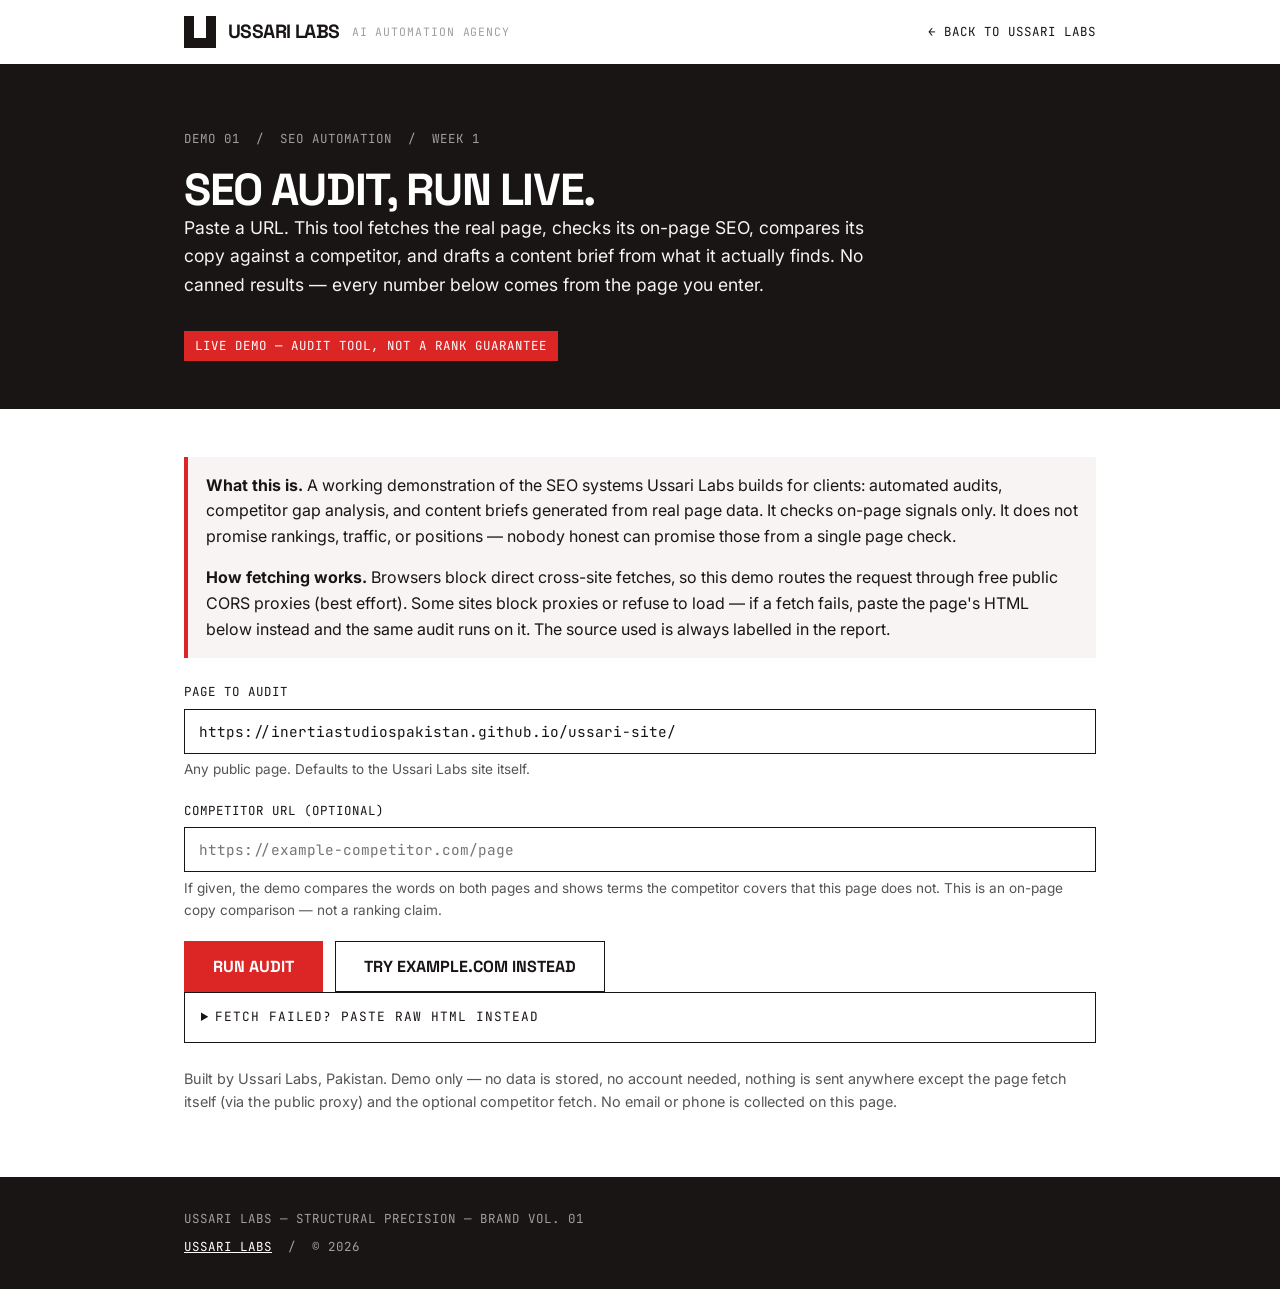
<file: demos/seo-audit/index.html>
<!DOCTYPE html>
<html lang="en-GB">
<head>
<meta charset="utf-8">
<meta name="viewport" content="width=device-width, initial-scale=1">
<title>SEO Audit Demo — Ussari Labs AI Automation Agency</title>
<meta name="description" content="Live demo of the Ussari Labs SEO automation audit: fetch any public page, check its on-page SEO, compare keyword gaps against a competitor, and generate a content brief. Demo tool — not a rank guarantee.">
<link rel="preconnect" href="https://fonts.googleapis.com">
<link rel="preconnect" href="https://fonts.gstatic.com" crossorigin>
<link href="https://fonts.googleapis.com/css2?family=Space+Grotesk:wght@700&family=Inter:wght@400;500;600&family=JetBrains+Mono:wght@400;500&display=swap" rel="stylesheet">
<style>
  :root{
    --crimson:#DC2626; --alabaster:#F8F4F4; --slate:#A39E9E;
    --white:#FFFFFF; --charcoal:#1A1515; --oxide:#4A0E17;
    --pass:#15803D; --warn:#B45309; --fail:#DC2626;
  }
  *{box-sizing:border-box}
  body{margin:0;background:var(--white);color:var(--charcoal);font-family:"Inter",sans-serif;font-size:16px;line-height:1.6;-webkit-font-smoothing:antialiased}
  h1,h2,h3{font-family:"Space Grotesk",sans-serif;font-weight:700;text-transform:uppercase;letter-spacing:-.03em;line-height:1.1;margin:0}
  h1{font-size:clamp(1.8rem,4vw,2.8rem)}
  h2{font-size:1.4rem;margin-bottom:1rem}
  h3{font-size:1.05rem;letter-spacing:0}
  p{margin:0 0 1rem}
  a{color:inherit}
  .mono{font-family:"JetBrains Mono",monospace;font-size:.78rem;letter-spacing:.08em;text-transform:uppercase}
  .wrap{max-width:960px;margin:0 auto;padding:0 24px}
  header{background:var(--white);border-bottom:1px solid var(--charcoal)}
  .header-inner{display:flex;align-items:center;justify-content:space-between;gap:16px;min-height:64px}
  .brand{display:flex;align-items:center;gap:12px;text-decoration:none;color:var(--charcoal)}
  .brand-word{font-family:"Space Grotesk",sans-serif;font-weight:700;text-transform:uppercase;font-size:1.2rem;letter-spacing:-.03em}
  .brand small{font-family:"JetBrains Mono",monospace;font-size:.72rem;letter-spacing:.08em;color:var(--slate);text-transform:uppercase}
  .hero{background:var(--charcoal);color:var(--white);padding:64px 0 48px}
  .hero .eyebrow{color:var(--slate);margin:0 0 1rem}
  .hero p.lede{color:var(--alabaster);max-width:680px;font-size:1.1rem}
  .demo-badge{display:inline-block;border:1px solid var(--crimson);color:#fff;background:var(--crimson);padding:4px 10px;margin-top:1rem}
  section{padding:48px 0;border-top:1px solid var(--charcoal)}
  section:first-of-type{border-top:none}
  label{display:block;font-family:"JetBrains Mono",monospace;font-size:.78rem;letter-spacing:.08em;text-transform:uppercase;margin:0 0 .4rem}
  input[type=url],textarea{width:100%;border:1px solid var(--charcoal);padding:12px 14px;font-family:"JetBrains Mono",monospace;font-size:.9rem;background:var(--white);color:var(--charcoal)}
  input[type=url]:focus,textarea:focus{outline:2px solid var(--crimson);outline-offset:1px}
  textarea{min-height:140px;resize:vertical}
  .field{margin-bottom:20px}
  .hint{font-size:.85rem;color:#555;margin:.35rem 0 0}
  .btn{display:inline-block;font-family:"Space Grotesk",sans-serif;font-weight:700;text-transform:uppercase;font-size:1rem;padding:14px 28px;border:1px solid var(--crimson);background:var(--crimson);color:#fff;cursor:pointer}
  .btn:hover{background:var(--oxide);border-color:var(--oxide)}
  .btn:disabled{background:var(--slate);border-color:var(--slate);cursor:wait}
  .btn-ghost{background:transparent;color:var(--charcoal);border-color:var(--charcoal)}
  .btn-ghost:hover{background:var(--charcoal);color:#fff;border-color:var(--charcoal)}
  .btn-row{display:flex;gap:12px;flex-wrap:wrap;align-items:center}
  .status{font-family:"JetBrains Mono",monospace;font-size:.82rem;background:var(--alabaster);border:1px solid var(--charcoal);padding:14px 16px;margin-top:24px;white-space:pre-wrap;word-break:break-word;display:none}
  .status.show{display:block}
  .status .ok{color:var(--pass)} .status .bad{color:var(--fail)} .status .info{color:var(--charcoal)}
  .error{border:1px solid var(--fail);background:#FDF2F2;padding:16px 18px;margin-top:24px;display:none}
  .error.show{display:block}
  .error h3{color:var(--fail);margin-bottom:.5rem}
  .results{display:none}
  .results.show{display:block}
  .score-box{display:flex;gap:24px;flex-wrap:wrap;align-items:stretch;border:1px solid var(--charcoal);margin:0 0 32px}
  .score-num{background:var(--charcoal);color:#fff;padding:28px 32px;text-align:center;min-width:180px}
  .score-num strong{display:block;font-family:"Space Grotesk",sans-serif;font-size:3.4rem;line-height:1}
  .score-num span{font-family:"JetBrains Mono",monospace;font-size:.75rem;letter-spacing:.08em;text-transform:uppercase;color:var(--slate)}
  .score-summary{padding:24px 28px;flex:1;min-width:260px}
  .score-summary p:last-child{margin-bottom:0}
  .grade-pass{color:var(--pass)} .grade-warn{color:var(--warn)} .grade-fail{color:var(--fail)}
  table{width:100%;border-collapse:collapse;border:1px solid var(--charcoal);margin:0 0 32px}
  th,td{text-align:left;padding:12px 14px;border:1px solid var(--charcoal);vertical-align:top;font-size:.95rem}
  th{font-family:"JetBrains Mono",monospace;font-size:.75rem;letter-spacing:.08em;text-transform:uppercase;background:var(--alabaster)}
  .verdict{font-family:"JetBrains Mono",monospace;font-size:.75rem;letter-spacing:.08em;text-transform:uppercase;font-weight:500;white-space:nowrap}
  .verdict.pass{color:var(--pass)} .verdict.warn{color:var(--warn)} .verdict.fail{color:var(--fail)}
  .pill{display:inline-block;border:1px solid var(--charcoal);padding:2px 8px;font-family:"JetBrains Mono",monospace;font-size:.75rem;margin:0 4px 4px 0}
  .pill.hot{border-color:var(--crimson);color:var(--crimson)}
  .gap-list{margin:0;padding:0;list-style:none}
  .gap-list li{border:1px solid var(--charcoal);padding:12px 14px;margin-bottom:8px;display:flex;justify-content:space-between;gap:12px;flex-wrap:wrap}
  .gap-list .term{font-family:"JetBrains Mono",monospace;font-weight:500}
  .gap-list .count{font-family:"JetBrains Mono",monospace;font-size:.8rem;color:#555}
  .two-col{display:grid;grid-template-columns:1fr 1fr;gap:32px}
  .brief-block{border:1px solid var(--charcoal);padding:20px 22px;margin-bottom:24px}
  .brief-block h3{margin-bottom:.75rem}
  .brief-block ol,.brief-block ul{margin:0 0 .5rem;padding-left:20px}
  .brief-block li{margin-bottom:.4rem}
  .brief-block p:last-child{margin-bottom:0}
  .note{border-left:4px solid var(--crimson);background:var(--alabaster);padding:16px 18px;margin:0 0 24px}
  .note p:last-child{margin-bottom:0}
  .muted{color:#555;font-size:.9rem}
  footer{background:var(--charcoal);color:#fff;padding:32px 0}
  footer p{margin:0;color:var(--slate)}
  footer a{color:#fff}
  details{border:1px solid var(--charcoal);padding:14px 16px;margin-bottom:24px}
  details summary{cursor:pointer;font-family:"JetBrains Mono",monospace;font-size:.8rem;letter-spacing:.08em;text-transform:uppercase}
  details pre{white-space:pre-wrap;word-break:break-word;font-family:"JetBrains Mono",monospace;font-size:.8rem;margin:12px 0 0}
  @media (max-width:700px){.two-col{grid-template-columns:1fr}.score-num{min-width:100%}}
</style>
</head>
<body>

<header>
  <div class="wrap header-inner">
    <a class="brand" href="../../">
      <svg width="32" height="32" viewBox="0 0 96 96" role="img" aria-label="Ussari Labs mark"><rect x="0" y="0" width="30" height="96" fill="currentColor"/><rect x="30" y="66" width="36" height="30" fill="currentColor"/><rect x="66" y="0" width="30" height="96" fill="currentColor"/></svg>
      <span class="brand-word">USSARI&nbsp;LABS</span>
      <small>AI Automation Agency</small>
    </a>
    <a class="mono" href="../../" style="text-decoration:none">← Back to ussari labs</a>
  </div>
</header>

<main>
  <div class="hero">
    <div class="wrap">
      <p class="mono eyebrow">Demo 01&nbsp;&nbsp;/&nbsp;&nbsp;SEO Automation&nbsp;&nbsp;/&nbsp;&nbsp;Week 1</p>
      <h1>SEO audit, run live.</h1>
      <p class="lede">Paste a URL. This tool fetches the real page, checks its on-page SEO, compares its copy against a competitor, and drafts a content brief from what it actually finds. No canned results — every number below comes from the page you enter.</p>
      <span class="demo-badge mono">Live demo — audit tool, not a rank guarantee</span>
    </div>
  </div>

  <section>
    <div class="wrap">
      <div class="note">
        <p><strong>What this is.</strong> A working demonstration of the SEO systems Ussari Labs builds for clients: automated audits, competitor gap analysis, and content briefs generated from real page data. It checks on-page signals only. It does not promise rankings, traffic, or positions — nobody honest can promise those from a single page check.</p>
        <p><strong>How fetching works.</strong> Browsers block direct cross-site fetches, so this demo routes the request through free public CORS proxies (best effort). Some sites block proxies or refuse to load — if a fetch fails, paste the page's HTML below instead and the same audit runs on it. The source used is always labelled in the report.</p>
      </div>

      <form id="audit-form" novalidate>
        <div class="field">
          <label for="url">Page to audit</label>
          <input type="url" id="url" value="https://inertiastudiospakistan.github.io/ussari-site/" required spellcheck="false">
          <p class="hint">Any public page. Defaults to the Ussari Labs site itself.</p>
        </div>
        <div class="field">
          <label for="competitor">Competitor URL (optional)</label>
          <input type="url" id="competitor" placeholder="https://example-competitor.com/page" spellcheck="false">
          <p class="hint">If given, the demo compares the words on both pages and shows terms the competitor covers that this page does not. This is an on-page copy comparison — not a ranking claim.</p>
        </div>
        <div class="btn-row">
          <button class="btn" type="submit" id="run-btn">Run audit</button>
          <button class="btn btn-ghost" type="button" id="sample-btn">Try example.com instead</button>
        </div>
      </form>

      <div class="status" id="status" aria-live="polite"></div>
      <div class="error" id="error" role="alert"></div>

      <div id="results" class="results" style="margin-top:32px">
        <div class="score-box">
          <div class="score-num"><strong id="score-num">–</strong><span>On-page score / 100</span></div>
          <div class="score-summary">
            <h2 id="score-grade">—</h2>
            <p id="score-summary-text"></p>
            <p class="mono muted" id="source-line"></p>
          </div>
        </div>

        <h2>Check-by-check report</h2>
        <table>
          <thead><tr><th>Check</th><th>Result</th><th>Verdict</th></tr></thead>
          <tbody id="checks-body"></tbody>
        </table>

        <h2>Page facts</h2>
        <div class="two-col" style="margin-bottom:32px">
          <div class="brief-block">
            <h3>Structure found</h3>
            <p id="structure-facts" style="margin:0"></p>
          </div>
          <div class="brief-block">
            <h3>Most-used words on the page</h3>
            <p id="top-words" style="margin:0"></p>
          </div>
        </div>

        <div id="gap-section">
          <h2>Keyword gaps vs competitor</h2>
          <p class="muted">Terms the competitor uses in its visible copy that this page barely uses or does not use at all. Simple term-frequency comparison of the two pages' own words — an on-page gap analysis, <strong>not</strong> a claim about who ranks for what.</p>
          <ul class="gap-list" id="gap-list"></ul>
          <p class="muted" id="gap-note"></p>
        </div>

        <h2>Content brief — generated from this audit</h2>
        <div class="brief-block">
          <h3>Suggested H2 sections</h3>
          <ol id="brief-h2s"></ol>
        </div>
        <div class="brief-block">
          <h3>Questions the page should answer</h3>
          <ul id="brief-questions"></ul>
        </div>
        <div class="brief-block">
          <h3>Internal links to use</h3>
          <p class="muted">Link targets taken from this page's own internal links — point new sections at pages the site already has.</p>
          <ul id="brief-links"></ul>
        </div>

        <div class="btn-row" style="margin-bottom:32px">
          <button class="btn btn-ghost" type="button" id="copy-btn">Copy plain-text report</button>
        </div>
      </div>

      <details>
        <summary>Fetch failed? Paste raw HTML instead</summary>
        <p class="hint" style="margin-top:12px">Open the page in your browser, View Source, copy the HTML, paste it here. The audit runs on exactly what you paste — labelled as pasted HTML in the report. If you also fill in a competitor URL above, the competitor is still fetched live (or paste its HTML in the second box).</p>
        <div class="field" style="margin-top:12px">
          <label for="paste-html">HTML of the page to audit</label>
          <textarea id="paste-html" placeholder="&lt;!doctype html&gt; &lt;html&gt; …" spellcheck="false"></textarea>
        </div>
        <div class="field">
          <label for="paste-competitor-html">HTML of the competitor page (optional)</label>
          <textarea id="paste-competitor-html" placeholder="&lt;!doctype html&gt; &lt;html&gt; …" spellcheck="false"></textarea>
        </div>
        <div class="btn-row">
          <button class="btn" type="button" id="paste-btn">Audit pasted HTML</button>
        </div>
      </details>

      <p class="muted">Built by Ussari Labs, Pakistan. Demo only — no data is stored, no account needed, nothing is sent anywhere except the page fetch itself (via the public proxy) and the optional competitor fetch. No email or phone is collected on this page.</p>
    </div>
  </section>
</main>

<footer>
  <div class="wrap">
    <p class="mono">Ussari Labs — Structural Precision — Brand Vol. 01</p>
    <p class="mono" style="margin-top:8px"><a href="../../">ussari labs</a> &nbsp;/&nbsp; © 2026</p>
  </div>
</footer>

<script>
"use strict";
/* ============================================================
   Ussari Labs — SEO Audit Demo (client-side only)
   Fetches the target page through free public CORS proxies,
   parses it with DOMParser, and audits what it actually finds.
   No results are canned: every check reads the fetched document.
   ============================================================ */

var DEFAULT_URL = "https://inertiastudiospakistan.github.io/ussari-site/";

var STOPWORDS = new Set(("a about above after again against all am an and any are as at be because been before being below between both but by could did do does doing down during each few for from further had has have having he her here hers herself him himself his how i if in into is it its itself just like me more most my myself no nor not now of off on once only or other our ours ourselves out over own same she should so some such than that the their theirs them themselves then there these they this those through to too under until up very was we were what when where which while who whom why will with you your yours yourself " +
  "also one two can may use used using get got make made many much per via etc may might must shall would could should").split(" "));

var PROXIES = [
  { name: "AllOrigins (JSON)", build: function (u) { return "https://api.allorigins.win/get?url=" + encodeURIComponent(u); },
    extract: function (r) { return r.json().then(function (j) { if (!j || typeof j.contents !== "string" || !j.contents) throw new Error("empty contents"); return j.contents; }); } },
  { name: "AllOrigins (raw)", build: function (u) { return "https://api.allorigins.win/raw?url=" + encodeURIComponent(u); },
    extract: function (r) { return r.text(); } },
  { name: "CodeTabs", build: function (u) { return "https://api.codetabs.com/v1/proxy?quest=" + encodeURIComponent(u); },
    extract: function (r) { return r.text(); } },
  { name: "cors.lol", build: function (u) { return "https://api.cors.lol/?url=" + encodeURIComponent(u); },
    extract: function (r) { return r.text(); } },
  { name: "corsproxy.org", build: function (u) { return "https://corsproxy.org/?url=" + encodeURIComponent(u); },
    extract: function (r) { return r.text(); } }
];

var $ = function (id) { return document.getElementById(id); };
var statusEl = $("status"), errorEl = $("error"), resultsEl = $("results");

function logLine(msg, cls) {
  statusEl.classList.add("show");
  var line = document.createElement("div");
  line.textContent = msg;
  if (cls) line.className = cls;
  statusEl.appendChild(line);
}
function clearLog() { statusEl.classList.remove("show"); statusEl.textContent = ""; }
function showError(html) { errorEl.innerHTML = html; errorEl.classList.add("show"); }
function hideError() { errorEl.classList.remove("show"); errorEl.innerHTML = ""; }

function normaliseUrl(raw) {
  var u = (raw || "").trim();
  if (!u) return "";
  if (!/^https?:\/\//i.test(u)) u = "https://" + u;
  return u;
}

function fetchWithTimeout(url, ms) {
  var ctrl = new AbortController();
  var t = setTimeout(function () { ctrl.abort(); }, ms || 20000);
  return fetch(url, { signal: ctrl.signal }).finally(function () { clearTimeout(t); });
}

/* Try a direct fetch first (works when the site sends CORS headers or is
   same-origin), then each public proxy in turn. Returns {html, via}. */
function fetchPage(url) {
  logLine("Fetching " + url + " …", "info");
  return fetchWithTimeout(url, 12000).then(function (r) {
    if (!r.ok) throw new Error("HTTP " + r.status);
    return r.text();
  }).then(function (html) {
    if (!html || html.length < 50) throw new Error("empty response");
    logLine("✓ Fetched directly (site allows cross-origin reads).", "ok");
    return { html: html, via: "direct fetch (site sends CORS headers)" };
  }).catch(function (directErr) {
    logLine("Direct fetch blocked (" + directErr.message + ") — trying public CORS proxies…", "info");
    var chain = Promise.reject(new Error("start"));
    PROXIES.forEach(function (p) {
      chain = chain.catch(function () {
        logLine("… trying " + p.name, "info");
        return fetchWithTimeout(p.build(url), 20000).then(function (r) {
          if (!r.ok) throw new Error("HTTP " + r.status);
          return p.extract(r);
        }).then(function (html) {
          if (!html || html.length < 50) throw new Error("empty response");
          logLine("✓ Fetched via " + p.name + ".", "ok");
          return { html: html, via: "public proxy — " + p.name };
        });
      });
    });
    return chain.catch(function () {
      throw new Error("All fetch routes failed for " + url + ". The site may block proxies, require JavaScript, or be unreachable. Paste its HTML below instead — the same audit runs on pasted HTML.");
    });
  });
}

function parsePage(html, baseUrl) {
  var doc = new DOMParser().parseFromString(html, "text/html");
  if (doc.querySelector("parsererror")) throw new Error("Could not parse the HTML.");
  return doc;
}

function cleanText(el) {
  var clone = el.cloneNode(true);
  clone.querySelectorAll("br").forEach(function (br) { br.replaceWith(document.createTextNode(" ")); });
  return (clone.textContent || "").replace(/\s+/g, " ").trim();
}

function visibleText(doc) {
  var body = doc.body;
  if (!body) return "";
  var clone = body.cloneNode(true);
  ["script", "style", "noscript", "svg", "iframe"].forEach(function (sel) {
    clone.querySelectorAll(sel).forEach(function (n) { n.remove(); });
  });
  clone.querySelectorAll("br").forEach(function (br) { br.replaceWith(document.createTextNode(" ")); });
  return (clone.innerText || clone.textContent || "").replace(/\s+/g, " ").trim();
}

function wordFreq(text) {
  var freq = new Map();
  (text.toLowerCase().match(/[a-z][a-z0-9'\-]{2,}/g) || []).forEach(function (w) {
    if (STOPWORDS.has(w)) return;
    freq.set(w, (freq.get(w) || 0) + 1);
  });
  return freq;
}

function topTerms(freq, n) {
  return Array.from(freq.entries()).sort(function (a, b) { return b[1] - a[1]; }).slice(0, n || 25);
}

function resolveLinks(doc, baseUrl) {
  var internal = [], external = [];
  var base;
  try { base = new URL(baseUrl); } catch (e) { base = null; }
  doc.querySelectorAll("a[href]").forEach(function (a) {
    var href = (a.getAttribute("href") || "").trim();
    if (!href || /^javascript:/i.test(href) || /^mailto:/i.test(href) || /^tel:/i.test(href)) return;
    var abs;
    try { abs = new URL(href, baseUrl).href; } catch (e) { return; }
    var host = "";
    try { host = new URL(abs).hostname; } catch (e) {}
    var item = { href: abs, text: cleanText(a).slice(0, 80) || abs };
    // Fragment-only links (#about) are same-page internal links, not dead ends.
    if (href.charAt(0) === "#" || (base && host === base.hostname)) internal.push(item); else external.push(item);
  });
  return { internal: internal, external: external };
}

function analyse(doc, url) {
  var titleEl = doc.querySelector("title");
  var title = titleEl ? (titleEl.textContent || "").trim() : "";
  var metaDescEl = doc.querySelector('meta[name="description"]');
  var metaDesc = metaDescEl ? ((metaDescEl.getAttribute("content") || "").trim()) : "";
  var h1s = Array.from(doc.querySelectorAll("h1")).map(function (h) { return cleanText(h); }).filter(Boolean);
  var h2s = Array.from(doc.querySelectorAll("h2")).map(function (h) { return cleanText(h); }).filter(Boolean);
  var h3s = Array.from(doc.querySelectorAll("h3")).map(function (h) { return cleanText(h); }).filter(Boolean);
  var imgs = Array.from(doc.querySelectorAll("img"));
  var imgsNoAlt = imgs.filter(function (im) { return !(im.getAttribute("alt") || "").trim(); });
  var canonicalEl = doc.querySelector('link[rel="canonical"]');
  var canonical = canonicalEl ? (canonicalEl.getAttribute("href") || "").trim() : "";
  var robotsEl = doc.querySelector('meta[name="robots"]');
  var robots = robotsEl ? ((robotsEl.getAttribute("content") || "").trim()) : "";
  var viewport = !!doc.querySelector('meta[name="viewport"]');
  var lang = (doc.documentElement.getAttribute("lang") || "").trim();
  var text = visibleText(doc);
  var words = text ? text.split(/\s+/).length : 0;
  var freq = wordFreq(text);
  var links = resolveLinks(doc, url);

  var checks = [];
  function add(name, verdict, detail, points, max) {
    checks.push({ name: name, verdict: verdict, detail: detail, points: points, max: max });
  }

  if (!title) add("Page title", "fail", "No <title> found. Search results would show the URL instead of a title.", 0, 15);
  else if (title.length < 30) add("Page title", "warn", "Title found (" + title.length + " chars) but short — under 30 characters: “" + title + "”. Aim for 30–60.", 8, 15);
  else if (title.length > 60) add("Page title", "warn", "Title found (" + title.length + " chars) but long — over 60 characters, so search results will cut it off: “" + title + "”.", 8, 15);
  else add("Page title", "pass", "Title is " + title.length + " characters: “" + title + "”.", 15, 15);

  if (!metaDesc) add("Meta description", "fail", "No meta description. Search results will invent a snippet from page text.", 0, 15);
  else if (metaDesc.length < 120) add("Meta description", "warn", "Description found but short (" + metaDesc.length + " chars). Aim for 120–160 characters.", 8, 15);
  else if (metaDesc.length > 160) add("Meta description", "warn", "Description found but long (" + metaDesc.length + " chars) — search results will cut it off.", 8, 15);
  else add("Meta description", "pass", "Description is " + metaDesc.length + " characters.", 15, 15);

  if (h1s.length === 0) add("H1 heading", "fail", "No H1 on the page. Every page needs one main heading.", 0, 10);
  else if (h1s.length === 1) add("H1 heading", "pass", "Exactly one H1: “" + h1s[0] + "”.", 10, 10);
  else add("H1 heading", "warn", h1s.length + " H1s found — keep one main heading per page. First: “" + h1s[0] + "”.", 5, 10);

  if (h2s.length === 0) add("H2 structure", "fail", "No H2 headings. The page has no section structure for readers or search engines to follow.", 0, 10);
  else if (h2s.length === 1) add("H2 structure", "warn", "Only 1 H2 (" + h2s[0] + "). Add sections to break the content up.", 5, 10);
  else add("H2 structure", "pass", h2s.length + " H2 sections found.", 10, 10);

  if (imgs.length === 0) add("Image alt text", "pass", "No <img> elements on the page, so nothing to miss.", 10, 10);
  else if (imgsNoAlt.length === 0) add("Image alt text", "pass", "All " + imgs.length + " image(s) have alt text.", 10, 10);
  else add("Image alt text", "warn", imgsNoAlt.length + " of " + imgs.length + " image(s) missing alt text — describe each image for accessibility and image search.", 4, 10);

  if (words >= 300) add("Word count", "pass", words.toLocaleString("en-GB") + " words of visible text — enough to cover a topic properly.", 15, 15);
  else if (words >= 100) add("Word count", "warn", "Only " + words + " words of visible text. Thin pages struggle to cover a topic — aim for 300+.", 7, 15);
  else add("Word count", "fail", "Only " + words + " words of visible text. This is a thin page — add real content.", 0, 15);

  if (canonical) add("Canonical URL", "pass", "Canonical set to " + canonical + ".", 10, 10);
  else add("Canonical URL", "warn", "No canonical link. Add one so search engines know the preferred URL for this page.", 5, 10);

  if (links.internal.length >= 3) add("Internal links", "pass", links.internal.length + " internal link(s) and " + links.external.length + " external link(s).", 10, 10);
  else if (links.internal.length >= 1) add("Internal links", "warn", "Only " + links.internal.length + " internal link(s). Link to more of the site's own pages.", 5, 10);
  else add("Internal links", "fail", "No internal links found — the page is an island. Link it into the rest of the site.", 0, 10);

  var robotBits = [];
  if (robots) robotBits.push("robots meta: “" + robots + "”");
  if (!viewport) robotBits.push("no viewport meta (mobile display may suffer)");
  if (!lang) robotBits.push("no lang attribute on <html>");
  if (/noindex/i.test(robots)) add("Robots / crawl hints", "fail", "Robots meta says noindex — search engines are told NOT to show this page. " + robotBits.join("; ") + ".", 0, 5);
  else if (robotBits.length) add("Robots / crawl hints", "warn", "No noindex — good. But: " + robotBits.join("; ") + ".", 3, 5);
  else add("Robots / crawl hints", "pass", "No noindex, viewport meta present, lang=\"" + lang + "\" set.", 5, 5);

  var score = checks.reduce(function (s, c) { return s + c.points; }, 0);
  return { title: title, metaDesc: metaDesc, h1s: h1s, h2s: h2s, h3s: h3s,
    imgs: imgs.length, imgsNoAlt: imgsNoAlt.length, canonical: canonical,
    robots: robots, viewport: viewport, lang: lang, words: words, freq: freq,
    links: links, checks: checks, score: score };
}

function gradeFor(score) {
  if (score >= 80) return { label: "Strong on-page foundation", cls: "grade-pass" };
  if (score >= 55) return { label: "Decent — fix the warnings first", cls: "grade-warn" };
  return { label: "Needs work — start with the failures", cls: "grade-fail" };
}

function esc(s) { return String(s).replace(/&/g, "&amp;").replace(/</g, "&lt;").replace(/>/g, "&gt;"); }

function renderReport(url, result, via, comp) {
  var grade = gradeFor(result.score);
  $("score-num").textContent = result.score;
  var gradeEl = $("score-grade");
  gradeEl.textContent = grade.label;
  gradeEl.className = grade.cls;
  var fails = result.checks.filter(function (c) { return c.verdict === "fail"; }).length;
  var warns = result.checks.filter(function (c) { return c.verdict === "warn"; }).length;
  $("score-summary-text").textContent =
    "Audited " + url + " — " + result.checks.filter(function (c) { return c.verdict === "pass"; }).length +
    " of " + result.checks.length + " checks pass, " + warns + " warning(s), " + fails + " failure(s). " +
    "Score is a simple on-page checklist total, not a ranking prediction.";
  $("source-line").textContent = "Source: " + via + " · Fetched " + new Date().toLocaleString("en-GB");

  $("checks-body").innerHTML = result.checks.map(function (c) {
    return "<tr><td>" + esc(c.name) + "</td><td>" + esc(c.detail) + "</td>" +
      "<td><span class=\"verdict " + c.verdict + "\">" + c.verdict + " · " + c.points + "/" + c.max + "</span></td></tr>";
  }).join("");

  $("structure-facts").innerHTML =
    "Title: " + (result.title ? esc("“" + result.title + "”") : "<em>missing</em>") + "<br>" +
    "H1: " + result.h1s.length + " &nbsp;·&nbsp; H2: " + result.h2s.length + " &nbsp;·&nbsp; H3: " + result.h3s.length + "<br>" +
    "Words: " + result.words.toLocaleString("en-GB") + " &nbsp;·&nbsp; Images: " + result.imgs + " (" + result.imgsNoAlt + " without alt)<br>" +
    "Internal links: " + result.links.internal.length + " &nbsp;·&nbsp; External links: " + result.links.external.length + "<br>" +
    "Canonical: " + (result.canonical ? esc(result.canonical) : "<em>none</em>");
  if (result.h2s.length) {
    $("structure-facts").innerHTML += "<br>Existing H2s: " + result.h2s.slice(0, 8).map(function (h) { return esc("“" + h + "”"); }).join(", ");
  }

  var top = topTerms(result.freq, 15);
  $("top-words").innerHTML = top.length
    ? top.map(function (t) { return "<span class=\"pill\">" + esc(t[0]) + " ×" + t[1] + "</span>"; }).join("")
    : "<em>No indexable words found.</em>";

  /* --- Competitor gaps --- */
  var gapSection = $("gap-section");
  var gapList = $("gap-list"), gapNote = $("gap-note");
  if (!comp) {
    gapList.innerHTML = "<li><span>No competitor URL given — run the audit with one to see keyword gaps here.</span></li>";
    gapNote.textContent = "";
  } else if (comp.error) {
    gapList.innerHTML = "<li><span>Competitor fetch failed: " + esc(comp.error) + "</span></li>";
    gapNote.textContent = "The main audit above still ran. Paste the competitor's HTML in the fallback box to compare.";
  } else {
    var gaps = topTerms(comp.result.freq, 40).filter(function (t) {
      return t[1] >= 2 && !(result.freq.get(t[0]) >= 2);
    }).slice(0, 12);
    if (!gaps.length) {
      gapList.innerHTML = "<li><span>No clear gaps found — the audited page already covers the competitor's most-used terms (at least twice each).</span></li>";
      gapNote.textContent = "Compared against " + comp.url + " (" + comp.result.words.toLocaleString("en-GB") + " words).";
    } else {
      gapList.innerHTML = gaps.map(function (t) {
        var ours = result.freq.get(t[0]) || 0;
        return "<li><span class=\"term\">" + esc(t[0]) + "</span><span class=\"count\">competitor ×" + t[1] + " &nbsp;·&nbsp; this page ×" + ours + "</span></li>";
      }).join("");
      gapNote.textContent = "Compared against " + comp.url + " (" + comp.result.words.toLocaleString("en-GB") + " words). " +
        "These are terms the competitor repeats in its copy that this page barely mentions — candidate topics to cover, not keywords to stuff.";
    }
  }

  /* --- Content brief --- */
  var topic = (result.title || url).replace(/\s*[|–—-].*$/, "").trim() || "this page";
  var gapTerms = [];
  if (comp && !comp.error) {
    gapTerms = topTerms(comp.result.freq, 40).filter(function (t) { return t[1] >= 2 && !(result.freq.get(t[0]) >= 2); }).slice(0, 6).map(function (t) { return t[0]; });
  }
  var h2s = [];
  if (result.h2s.length === 0) h2s.push("What " + topic + " covers — and what it does not (yet)");
  gapTerms.forEach(function (term) {
    h2s.push("How " + term + " fits into " + topic);
  });
  if (result.h1s.length > 1) h2s.push("One clear structure: a single H1, then one H2 per section");
  if (result.words < 300) h2s.push("The detail this page is missing — a full walkthrough in plain language");
  if (!result.metaDesc) h2s.push("A summary worth clicking: what the page delivers in one paragraph");
  if (h2s.length === 0) h2s.push("Go deeper on the strongest section — add examples and numbers");
  h2s = h2s.slice(0, 6);
  $("brief-h2s").innerHTML = h2s.map(function (h) { return "<li>" + esc(h) + "</li>"; }).join("");

  var questions = gapTerms.map(function (term) { return "What does “" + term + "” mean for someone reading about " + topic + "?"; });
  if (result.words < 300) questions.push("What would a first-time visitor still not understand after reading this page?");
  if (!result.canonical) questions.push("Which URL should search engines treat as the canonical version of this page?");
  if (questions.length === 0) questions.push("What is the one question this page must answer better than any competitor?");
  $("brief-questions").innerHTML = questions.slice(0, 6).map(function (q) { return "<li>" + esc(q) + "</li>"; }).join("");

  var internal = result.links.internal.slice(0, 8);
  $("brief-links").innerHTML = internal.length
    ? internal.map(function (l) { return "<li><a href=\"" + esc(l.href) + "\">" + esc(l.text) + "</a><br><span class=\"mono muted\">" + esc(l.href) + "</span></li>"; }).join("")
    : "<li>No internal links found on this page — add links to the site's other pages first, then build the brief around them.</li>";

  resultsEl.classList.add("show");
  resultsEl.scrollIntoView({ behavior: "smooth", block: "start" });
  window.__lastReport = { url: url, result: result, via: via, comp: comp };
}

function runAudit(opts) {
  hideError();
  resultsEl.classList.remove("show");
  clearLog();
  var btn = $("run-btn"), pasteBtn = $("paste-btn");
  btn.disabled = true; pasteBtn.disabled = true;
  btn.textContent = "Auditing…";

  var url = opts.url, compUrl = opts.compUrl;
  var mainPromise = opts.pastedHtml
    ? Promise.resolve({ html: opts.pastedHtml, via: "pasted HTML (fetch unavailable or skipped)" })
    : fetchPage(url);
  var compPromise = null;
  if (opts.pastedCompHtml) compPromise = Promise.resolve({ html: opts.pastedCompHtml, via: "pasted HTML" });
  else if (compUrl) compPromise = fetchPage(compUrl).catch(function (e) { return { error: e.message }; });

  mainPromise.then(function (main) {
    var doc;
    try { doc = parsePage(main.html, url); }
    catch (e) { throw new Error("The fetched content could not be parsed as HTML. " + e.message); }
    var result = analyse(doc, url);
    logLine("✓ Audit complete: " + result.score + "/100, " + result.words.toLocaleString("en-GB") + " words, " +
      result.h1s.length + " H1, " + result.h2s.length + " H2, " + result.links.internal.length + " internal links.", "ok");
    if (!compPromise) return renderReport(url, result, main.via, null);
    return compPromise.then(function (compRaw) {
      if (compRaw.error) return renderReport(url, result, main.via, { url: compUrl, error: compRaw.error });
      var compDoc;
      try { compDoc = parsePage(compRaw.html, compUrl); }
      catch (e) { return renderReport(url, result, main.via, { url: compUrl, error: "competitor HTML could not be parsed." }); }
      var compResult = analyse(compDoc, compUrl);
      logLine("✓ Competitor analysed: " + compResult.score + "/100, " + compResult.words.toLocaleString("en-GB") + " words.", "ok");
      renderReport(url, result, main.via, { url: compUrl, result: compResult });
    });
  }).catch(function (e) {
    showError("<h3>Fetch failed</h3><p>" + esc(e.message) + "</p>" +
      "<p>Nothing was audited — no canned result was substituted. Open the page, copy its HTML (View Source), and use “Audit pasted HTML” below.</p>");
    logLine("✗ " + e.message, "bad");
  }).finally(function () {
    btn.disabled = false; pasteBtn.disabled = false;
    btn.textContent = "Run audit";
  });
}

$("audit-form").addEventListener("submit", function (ev) {
  ev.preventDefault();
  var url = normaliseUrl($("url").value);
  var compUrl = normaliseUrl($("competitor").value);
  if (!url) { showError("<h3>Missing URL</h3><p>Enter a page URL to audit.</p>"); return; }
  $("url").value = url;
  if (compUrl) $("competitor").value = compUrl;
  runAudit({ url: url, compUrl: compUrl || "" });
});

$("sample-btn").addEventListener("click", function () {
  $("url").value = "https://example.com";
  $("competitor").value = "";
  runAudit({ url: "https://example.com", compUrl: "" });
});

$("paste-btn").addEventListener("click", function () {
  var html = $("paste-html").value.trim();
  var compHtml = $("paste-competitor-html").value.trim();
  var url = normaliseUrl($("url").value) || DEFAULT_URL;
  var compUrl = normaliseUrl($("competitor").value);
  if (!html) { showError("<h3>Nothing pasted</h3><p>Paste the page's HTML into the box first.</p>"); return; }
  runAudit({ url: url, compUrl: compUrl || "", pastedHtml: html, pastedCompHtml: compHtml || null });
});

$("copy-btn").addEventListener("click", function () {
  var r = window.__lastReport;
  if (!r) return;
  var lines = ["USSARI LABS — SEO AUDIT (DEMO)", "Page: " + r.url, "Source: " + r.via, "Score: " + r.result.score + "/100", ""];
  r.result.checks.forEach(function (c) { lines.push(c.verdict.toUpperCase() + " — " + c.name + ": " + c.detail); });
  lines.push("", "Demo audit tool — not a rank guarantee.");
  var text = lines.join("\n");
  if (navigator.clipboard && navigator.clipboard.writeText) {
    navigator.clipboard.writeText(text).then(function () { $("copy-btn").textContent = "Copied ✓"; setTimeout(function () { $("copy-btn").textContent = "Copy plain-text report"; }, 2000); });
  } else {
    var ta = document.createElement("textarea");
    ta.value = text; document.body.appendChild(ta); ta.select();
    try { document.execCommand("copy"); $("copy-btn").textContent = "Copied ✓"; } catch (e) {}
    document.body.removeChild(ta);
    setTimeout(function () { $("copy-btn").textContent = "Copy plain-text report"; }, 2000);
  }
});
</script>
</body>
</html>
</file>
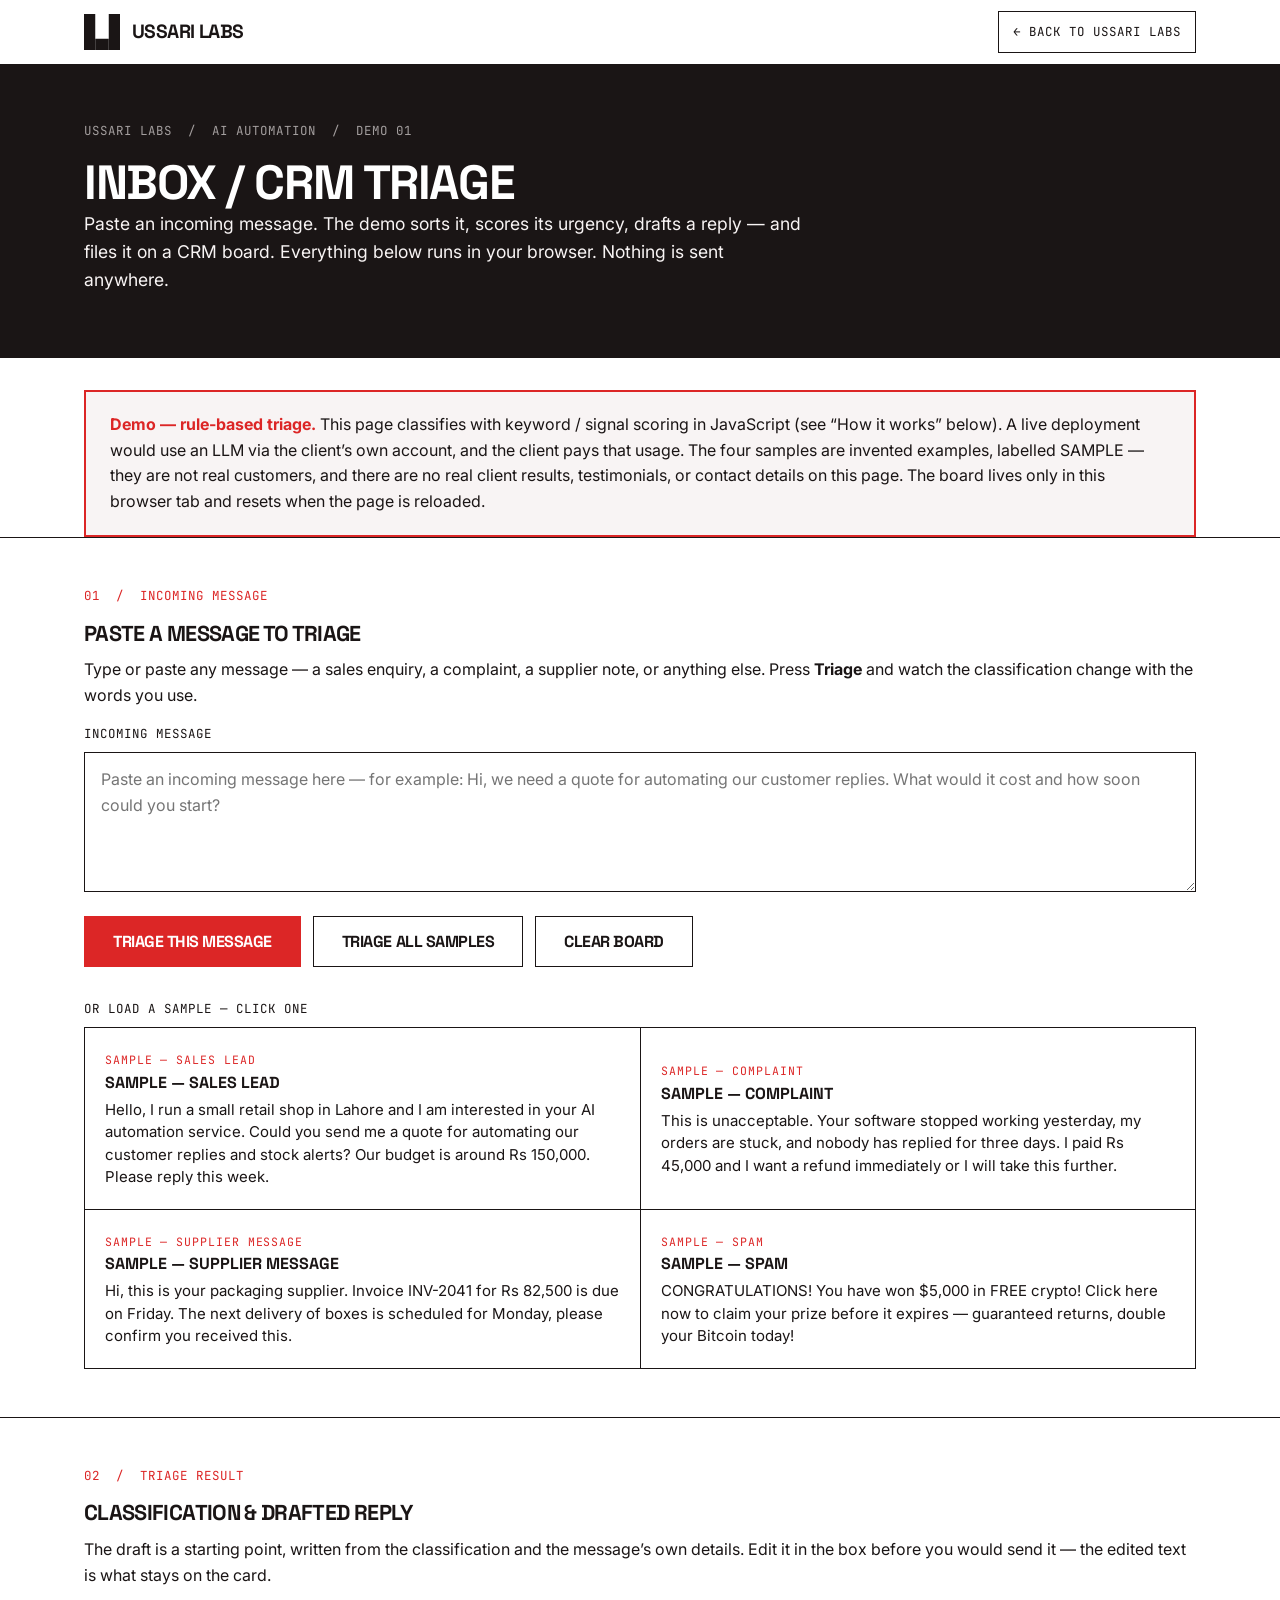
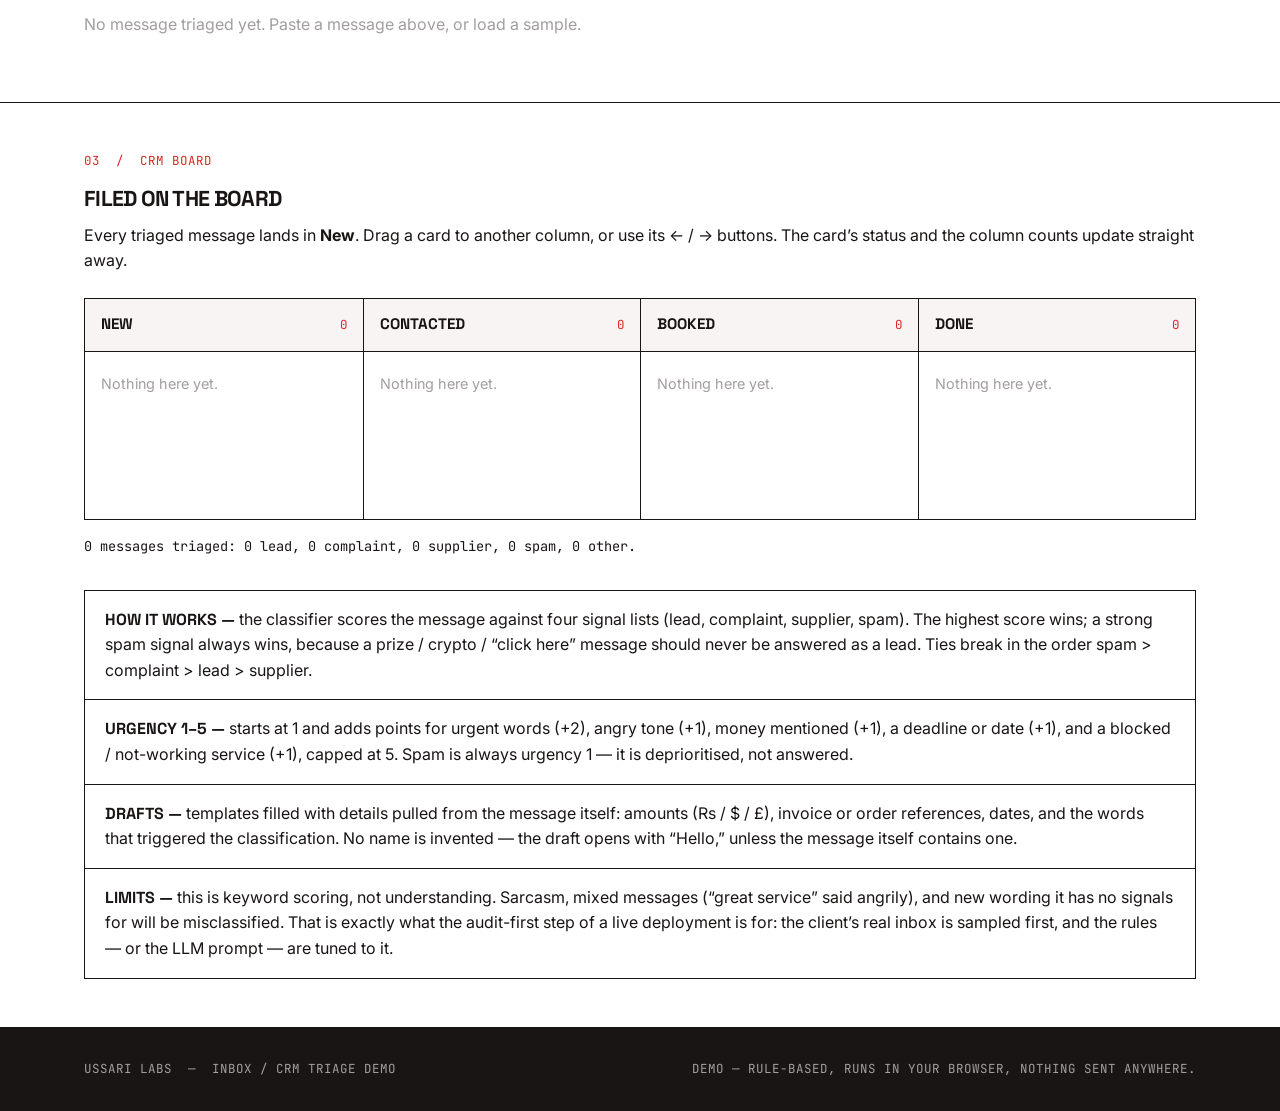
<file: demos/triage/index.html>
<!DOCTYPE html>
<html lang="en-GB">
<head>
<meta charset="utf-8">
<meta name="viewport" content="width=device-width, initial-scale=1">
<title>Inbox / CRM Triage Demo — Ussari Labs</title>
<meta name="description" content="Working demo: paste an incoming message, get a rule-based triage — category, urgency with reasons, a drafted reply — and file it on a CRM board. Demo only; a live deployment would use an LLM via the client's account.">
<link rel="preconnect" href="https://fonts.googleapis.com">
<link rel="preconnect" href="https://fonts.gstatic.com" crossorigin>
<link href="https://fonts.googleapis.com/css2?family=Space+Grotesk:wght@700&family=Inter:wght@400;500;600&family=JetBrains+Mono:wght@400;500&display=swap" rel="stylesheet">
<link rel="icon" type="image/svg+xml" href="../../mark.svg">
<style>
/* USSARI LABS — Structural Precision. No gradients, no shadows, no rounded corners. */
:root{
  --crimson:#DC2626; --alabaster:#F8F4F4; --slate:#A39E9E; --white:#FFFFFF;
  --charcoal:#1A1515; --oxide:#4A0E17;
  --font-head:"Space Grotesk","Plus Jakarta Sans",sans-serif;
  --font-body:"Inter",Roboto,sans-serif;
  --font-mono:"JetBrains Mono","Fira Code",monospace;
  --border:1px solid var(--charcoal);
}
*{box-sizing:border-box}
body{margin:0;background:var(--white);color:var(--charcoal);font-family:var(--font-body);font-size:16px;line-height:1.6;-webkit-font-smoothing:antialiased}
h1,h2,h3{font-family:var(--font-head);font-weight:700;text-transform:uppercase;letter-spacing:-.03em;line-height:1.1;margin:0}
h1{font-size:clamp(1.9rem,5vw,3rem)}
h2{font-size:1.35rem}
h3{font-size:1.05rem;letter-spacing:0}
p{margin:0 0 1rem}
a{color:inherit}
.mono{font-family:var(--font-mono);font-size:.78rem;letter-spacing:.08em;text-transform:uppercase}
.wrap{max-width:1160px;margin:0 auto;padding:0 24px}
.site-header{background:var(--white);border-bottom:var(--border)}
.header-inner{display:flex;align-items:center;justify-content:space-between;gap:24px;min-height:64px;flex-wrap:wrap;padding-top:8px;padding-bottom:8px}
.brand{display:flex;align-items:center;gap:12px;text-decoration:none;color:var(--charcoal)}
.brand-word{font-family:var(--font-head);font-weight:700;text-transform:uppercase;letter-spacing:-.03em;font-size:1.2rem}
.back-link{font-family:var(--font-mono);font-size:.78rem;letter-spacing:.08em;text-transform:uppercase;text-decoration:none;border:var(--border);padding:10px 14px}
.back-link:hover{border-color:var(--crimson);color:var(--crimson)}
.hero{background:var(--charcoal);color:var(--white);padding:56px 0 48px}
.hero .eyebrow{color:var(--slate);margin:0 0 1rem}
.hero p.lede{color:var(--alabaster);max-width:720px;font-size:1.1rem}
.notice{border:2px solid var(--crimson);background:var(--alabaster);padding:20px 24px;margin:32px 0 0}
.notice p{margin:0}
.notice strong{color:var(--crimson)}
.section{padding:48px 0;border-top:var(--border)}
.section:first-of-type{border-top:none}
label{display:block;font-family:var(--font-mono);font-size:.78rem;letter-spacing:.08em;text-transform:uppercase;margin:0 0 8px}
textarea{width:100%;min-height:140px;padding:14px 16px;border:var(--border);border-radius:0;font-family:var(--font-body);font-size:16px;line-height:1.6;background:var(--white);color:var(--charcoal);resize:vertical}
textarea:focus-visible,button:focus-visible,a:focus-visible{outline:2px solid var(--crimson);outline-offset:2px}
textarea.draft{min-height:150px;font-size:15px}
.btn{display:inline-block;font-family:var(--font-head);font-weight:700;text-transform:uppercase;letter-spacing:-.03em;font-size:1rem;text-decoration:none;padding:14px 28px;border-radius:0;border:1px solid var(--crimson);cursor:pointer;background:var(--crimson);color:var(--white)}
.btn:hover{background:var(--oxide);border-color:var(--oxide)}
.btn-ghost{background:transparent;color:var(--charcoal);border-color:var(--charcoal)}
.btn-ghost:hover{background:var(--charcoal);color:var(--white);border-color:var(--charcoal)}
.btn-small{padding:8px 12px;font-size:.85rem}
.actions{display:flex;gap:12px;flex-wrap:wrap;margin:16px 0 0}
.samples{margin-top:32px}
.sample-grid{display:grid;grid-template-columns:repeat(2,1fr);gap:0;border:var(--border)}
.sample-btn{text-align:left;background:var(--white);border:none;border-left:var(--border);padding:20px;cursor:pointer;font-family:var(--font-body);font-size:15px;line-height:1.5;color:var(--charcoal)}
.sample-btn:nth-child(odd){border-left:none}
.sample-btn:nth-child(n+3){border-top:var(--border)}
.sample-btn:hover{background:var(--alabaster)}
.sample-btn strong{display:block;font-family:var(--font-head);text-transform:uppercase;font-size:1rem;margin-bottom:4px}
.sample-tag{font-family:var(--font-mono);font-size:.72rem;letter-spacing:.08em;text-transform:uppercase;color:var(--crimson)}
.result{border:var(--border);margin-top:24px;background:var(--white)}
.result-head{display:flex;justify-content:space-between;align-items:baseline;gap:16px;flex-wrap:wrap;padding:20px 24px;border-bottom:var(--border);background:var(--alabaster)}
.result-body{padding:20px 24px}
.badge{display:inline-block;font-family:var(--font-mono);font-size:.78rem;letter-spacing:.08em;text-transform:uppercase;padding:6px 10px;border:var(--border);background:var(--white)}
.badge-lead{background:var(--charcoal);color:var(--white);border-color:var(--charcoal)}
.badge-complaint{background:var(--crimson);color:var(--white);border-color:var(--crimson)}
.badge-supplier{background:var(--white);color:var(--charcoal)}
.badge-spam{background:var(--oxide);color:var(--white);border-color:var(--oxide)}
.badge-other{background:var(--alabaster);color:var(--charcoal)}
.urgency{font-family:var(--font-head);font-weight:700;font-size:1.4rem}
.urgency .out-of{font-size:.9rem;color:var(--slate)}
.reasons{list-style:none;margin:12px 0;padding:0;display:flex;flex-wrap:wrap;gap:8px}
.reasons li{font-family:var(--font-mono);font-size:.78rem;padding:6px 10px;border:1px solid var(--slate)}
.scores{font-family:var(--font-mono);font-size:.78rem;color:var(--slate);margin:0 0 12px}
blockquote{margin:0 0 16px;padding-left:16px;border-left:4px solid var(--crimson);font-size:.95rem;color:var(--charcoal)}
.board{display:grid;grid-template-columns:repeat(4,1fr);gap:0;border:var(--border);margin-top:24px}
.column{border-left:var(--border);min-height:220px;background:var(--white)}
.column:first-child{border-left:none}
.column.drag-over{background:var(--alabaster)}
.column-head{padding:16px;border-bottom:var(--border);display:flex;justify-content:space-between;align-items:baseline;gap:8px;background:var(--alabaster)}
.column-head h3{font-size:.95rem}
.count{font-family:var(--font-mono);font-size:.78rem;color:var(--crimson)}
.column-body{padding:12px;display:flex;flex-direction:column;gap:12px;min-height:160px}
.card{border:var(--border);padding:14px;background:var(--white);cursor:grab}
.card:active{cursor:grabbing}
.card.dragging{opacity:.5}
.card p{margin:0 0 8px;font-size:.92rem}
.card .card-meta{font-family:var(--font-mono);font-size:.72rem;letter-spacing:.06em;text-transform:uppercase;color:var(--slate);margin:0 0 8px}
.card .card-status{font-family:var(--font-mono);font-size:.72rem;letter-spacing:.06em;text-transform:uppercase;margin:0 0 10px}
.card-actions{display:flex;gap:8px;flex-wrap:wrap}
.card-actions button{font-family:var(--font-mono);font-size:.72rem;letter-spacing:.06em;text-transform:uppercase;padding:6px 8px;border:var(--border);background:var(--white);cursor:pointer;border-radius:0}
.card-actions button:hover{background:var(--charcoal);color:var(--white)}
.empty{color:var(--slate);font-size:.9rem;padding:8px 4px}
.summary{margin-top:16px}
.summary p{margin:0;font-family:var(--font-mono);font-size:.85rem}
.how{margin:2rem 0 0;padding:0;list-style:none;border:var(--border)}
.how li{padding:16px 20px;border-top:var(--border)}
.how li:first-child{border-top:none}
.how strong{font-family:var(--font-head);text-transform:uppercase}
.site-footer{background:var(--charcoal);color:var(--white);padding:32px 0}
.footer-inner{display:flex;justify-content:space-between;gap:24px;flex-wrap:wrap;align-items:center}
.footer-inner p{margin:0;color:var(--slate)}
@media(max-width:900px){.board{grid-template-columns:repeat(2,1fr)}.column:nth-child(3){border-left:none}.column:nth-child(n+3){border-top:var(--border)}.sample-grid{grid-template-columns:1fr}.sample-btn{border-left:none;border-top:var(--border)}.sample-btn:first-child{border-top:none}}
@media(max-width:560px){.board{grid-template-columns:1fr}.column{border-left:none;border-top:var(--border)}.column:first-child{border-top:none}.section{padding:32px 0}}
</style>
</head>
<body>

<header class="site-header">
  <div class="wrap header-inner">
    <a class="brand" href="../index.html" aria-label="Ussari Labs — home">
      <svg class="mark" width="36" height="36" viewBox="0 0 96 96" role="img" aria-label="Ussari Labs mark"><rect x="0" y="0" width="30" height="96" fill="currentColor"/><rect x="30" y="66" width="36" height="30" fill="currentColor"/><rect x="66" y="0" width="30" height="96" fill="currentColor"/></svg>
      <span class="brand-word">USSARI&nbsp;LABS</span>
    </a>
    <a class="back-link" href="../index.html">&larr; Back to Ussari Labs</a>
  </div>
</header>

<main>
  <section class="hero">
    <div class="wrap">
      <p class="mono eyebrow">Ussari Labs&nbsp;&nbsp;/&nbsp;&nbsp;AI Automation&nbsp;&nbsp;/&nbsp;&nbsp;Demo 01</p>
      <h1>Inbox / CRM Triage</h1>
      <p class="lede">Paste an incoming message. The demo sorts it, scores its urgency, drafts a reply — and files it on a CRM board. Everything below runs in your browser. Nothing is sent anywhere.</p>
    </div>
  </section>

  <div class="wrap">
    <div class="notice" role="note">
      <p><strong>Demo — rule-based triage.</strong> This page classifies with keyword / signal scoring in JavaScript (see “How it works” below). A live deployment would use an LLM via the client&rsquo;s own account, and the client pays that usage. The four samples are invented examples, labelled SAMPLE — they are not real customers, and there are no real client results, testimonials, or contact details on this page. The board lives only in this browser tab and resets when the page is reloaded.</p>
    </div>
  </div>

  <!-- INPUT -->
  <section class="section">
    <div class="wrap">
      <p class="mono" style="color:var(--crimson)">01&nbsp;&nbsp;/&nbsp;&nbsp;Incoming message</p>
      <h2>Paste a message to triage</h2>
      <p style="margin-top:12px">Type or paste any message — a sales enquiry, a complaint, a supplier note, or anything else. Press <strong>Triage</strong> and watch the classification change with the words you use.</p>

      <label for="message-input">Incoming message</label>
      <textarea id="message-input" placeholder="Paste an incoming message here — for example: Hi, we need a quote for automating our customer replies. What would it cost and how soon could you start?"></textarea>
      <div class="actions">
        <button class="btn" id="triage-btn" type="button">Triage this message</button>
        <button class="btn btn-ghost" id="triage-all-btn" type="button">Triage all samples</button>
        <button class="btn btn-ghost" id="clear-btn" type="button">Clear board</button>
      </div>

      <div class="samples">
        <label id="samples-label">Or load a sample — click one</label>
        <div class="sample-grid" role="group" aria-labelledby="samples-label" id="sample-grid"></div>
      </div>
    </div>
  </section>

  <!-- RESULTS -->
  <section class="section">
    <div class="wrap">
      <p class="mono" style="color:var(--crimson)">02&nbsp;&nbsp;/&nbsp;&nbsp;Triage result</p>
      <h2>Classification &amp; drafted reply</h2>
      <p style="margin-top:12px">The draft is a starting point, written from the classification and the message&rsquo;s own details. Edit it in the box before you would send it — the edited text is what stays on the card.</p>
      <div id="results" aria-live="polite">
        <p style="margin-top:24px;color:var(--slate)">No message triaged yet. Paste a message above, or load a sample.</p>
      </div>
    </div>
  </section>

  <!-- BOARD -->
  <section class="section">
    <div class="wrap">
      <p class="mono" style="color:var(--crimson)">03&nbsp;&nbsp;/&nbsp;&nbsp;CRM board</p>
      <h2>Filed on the board</h2>
      <p style="margin-top:12px">Every triaged message lands in <strong>New</strong>. Drag a card to another column, or use its &larr; / &rarr; buttons. The card&rsquo;s status and the column counts update straight away.</p>
      <div class="board" id="board">
        <div class="column" data-status="new"><div class="column-head"><h3>New</h3><span class="count" data-count-for="new">0</span></div><div class="column-body" data-column="new"><p class="empty">Nothing here yet.</p></div></div>
        <div class="column" data-status="contacted"><div class="column-head"><h3>Contacted</h3><span class="count" data-count-for="contacted">0</span></div><div class="column-body" data-column="contacted"><p class="empty">Nothing here yet.</p></div></div>
        <div class="column" data-status="booked"><div class="column-head"><h3>Booked</h3><span class="count" data-count-for="booked">0</span></div><div class="column-body" data-column="booked"><p class="empty">Nothing here yet.</p></div></div>
        <div class="column" data-status="done"><div class="column-head"><h3>Done</h3><span class="count" data-count-for="done">0</span></div><div class="column-body" data-column="done"><p class="empty">Nothing here yet.</p></div></div>
      </div>
      <div class="summary"><p id="summary-line">0 messages triaged.</p></div>

      <ol class="how">
        <li><strong>How it works —</strong> the classifier scores the message against four signal lists (lead, complaint, supplier, spam). The highest score wins; a strong spam signal always wins, because a prize / crypto / “click here” message should never be answered as a lead. Ties break in the order spam &gt; complaint &gt; lead &gt; supplier.</li>
        <li><strong>Urgency 1–5 —</strong> starts at 1 and adds points for urgent words (+2), angry tone (+1), money mentioned (+1), a deadline or date (+1), and a blocked / not-working service (+1), capped at 5. Spam is always urgency 1 — it is deprioritised, not answered.</li>
        <li><strong>Drafts —</strong> templates filled with details pulled from the message itself: amounts (Rs / $ / £), invoice or order references, dates, and the words that triggered the classification. No name is invented — the draft opens with “Hello,” unless the message itself contains one.</li>
        <li><strong>Limits —</strong> this is keyword scoring, not understanding. Sarcasm, mixed messages (“great service” said angrily), and new wording it has no signals for will be misclassified. That is exactly what the audit-first step of a live deployment is for: the client&rsquo;s real inbox is sampled first, and the rules — or the LLM prompt — are tuned to it.</li>
      </ol>
    </div>
  </section>
</main>

<footer class="site-footer">
  <div class="wrap footer-inner">
    <p class="mono">USSARI LABS&nbsp;&nbsp;—&nbsp;&nbsp;INBOX / CRM TRIAGE DEMO</p>
    <p class="mono">Demo — rule-based, runs in your browser, nothing sent anywhere.</p>
  </div>
</footer>

<script>
/* ============================================================
   Inbox / CRM Triage — rule-based classifier (client-side only)
   Pure functions first (triageMessage, draftReply, extractDetails)
   so the logic can be tested without a DOM. DOM wiring below
   only runs when `document` exists.
   ============================================================ */
(function () {
  'use strict';

  var SIGNALS = {
    lead: [
      ['quote', 2], ['quotation', 2], ['pricing', 2], ['price', 2], ['how much', 2],
      ['cost', 1], ['interested', 2], ['looking for', 2], ['need a', 1], ['we need', 1],
      ['buy', 1], ['order', 1], ['hire', 2], ['demo', 2], ['proposal', 2],
      ['package', 1], ['service', 1], ['can you help', 2], ['do you offer', 2],
      ['would like', 1], ['get started', 2], ['start', 1], ['budget', 1],
      ['enquir', 2], ['inquir', 2], ['website', 1], ['automate', 1], ['automation', 1]
    ],
    complaint: [
      ['refund', 3], ['not working', 3], ['stopped working', 3], ['broken', 2],
      ['unacceptable', 3], ['furious', 3], ['angry', 2], ['terrible', 2],
      ['worst', 2], ['disappointed', 2], ['complaint', 3], ['complain', 2],
      ['never again', 2], ['cancel', 1], ['charged', 2], ['wrong', 1],
      ['delay', 1], ['late', 1], ['no reply', 2], ['nobody replied', 2],
      ['nobody has replied', 2], ['no one replied', 2], ['issue', 1],
      ['problem', 1], ['lost', 1], ['crashed', 2], ['down', 1], ['stuck', 2],
      ['third time', 2], ['again', 1], ['money back', 3], ['take this further', 2],
      ['awful', 2], ['useless', 2], ['waste', 1]
    ],
    supplier: [
      ['invoice', 3], ['supplier', 3], ['delivery', 2], ['shipment', 2],
      ['stock', 2], ['restock', 2], ['purchase order', 3], ['wholesale', 2],
      ['vendor', 2], ['dispatch', 2], ['tracking', 1], ['payment due', 2],
      ['due on', 1], ['confirm you received', 2], ['packaging', 1],
      ['boxes', 1], ['order #', 1], ['deliver', 1]
    ],
    spam: [
      ['congratulations', 3], ['you have won', 3], ['you won', 3], ['winner', 3],
      ['lottery', 3], ['free crypto', 3], ['crypto', 1], ['bitcoin', 2],
      ['click here', 3], ['claim your prize', 3], ['claim', 1], ['prize', 2],
      ['guaranteed returns', 3], ['guaranteed', 2], ['double your', 3],
      ['earn $', 2], ['make money fast', 3], ['free money', 3],
      ['limited time offer', 2], ['act now', 2], ['before it expires', 2],
      ['send bitcoin', 3], ['investment opportunity', 2], ['get rich', 3]
    ]
  };

  var URGENT_WORDS = ['urgent', 'asap', 'immediately', 'emergency', 'critical', 'right now', 'today', 'need this now'];
  var ANGRY_WORDS = ['furious', 'angry', 'unacceptable', 'terrible', 'worst', 'awful', 'disgusted', 'outraged', 'never again', 'ridiculous'];
  var BLOCKED_WORDS = ['not working', 'stopped working', 'broken', 'crashed', 'down', 'stuck', 'cannot use', "can't use", 'lost a full day', 'lost sales'];
  var DATE_WORDS = ['today', 'tomorrow', 'monday', 'tuesday', 'wednesday', 'thursday', 'friday', 'saturday', 'sunday', 'this week', 'next week', 'by friday', 'by monday', 'deadline', 'due on', 'due', 'this morning', 'yesterday'];
  var MONEY_RE = /(Rs\.?\s?[\d,]+(?:\.\d+)?|PKR\s?[\d,]+(?:\.\d+)?|\$\s?[\d,]+(?:\.\d+)?|£\s?[\d,]+(?:\.\d+)?|€\s?[\d,]+(?:\.\d+)?|[\d,]+\s?(?:rupees|pkr|dollars|pounds))/i;
  var REF_RE = /\b(?:INV|ORDER|PO|REF)[-\s]?#?\s?([A-Z0-9-]{2,})\b/i;
  var HASH_REF_RE = /#\s?(\d{3,})/;

  function countSignals(text, list) {
    var matched = [], score = 0;
    list.forEach(function (pair) {
      if (text.indexOf(pair[0]) !== -1) { score += pair[1]; matched.push(pair[0]); }
    });
    return { score: score, matched: matched };
  }

  function extractDetails(text, original) {
    var money = original.match(MONEY_RE);
    var ref = original.match(REF_RE) || original.match(HASH_REF_RE);
    var dateHit = null;
    DATE_WORDS.forEach(function (d) { if (!dateHit && text.indexOf(d) !== -1) dateHit = d; });
    var topic = null;
    ['website', 'customer replies', 'stock alerts', 'automation', 'packaging', 'boxes', 'software', 'app', 'orders', 'delivery', 'invoice'].forEach(function (t) {
      if (!topic && text.indexOf(t) !== -1) topic = t;
    });
    return {
      money: money ? money[0].replace(/\s+/g, ' ').trim() : null,
      ref: ref ? ref[0].replace(/\s+/g, ' ').trim() : null,
      dateWord: dateHit,
      topic: topic,
      snippet: original.replace(/\s+/g, ' ').trim().slice(0, 140)
    };
  }

  function triageMessage(rawText) {
    var original = (rawText || '').trim();
    var text = original.toLowerCase();
    if (!original) return null;

    var scores = {}, matched = {};
    Object.keys(SIGNALS).forEach(function (cat) {
      var r = countSignals(text, SIGNALS[cat]);
      scores[cat] = r.score; matched[cat] = r.matched;
    });

    var category;
    if (scores.spam >= 4) {
      category = 'spam';
    } else {
      var order = ['complaint', 'lead', 'supplier', 'spam'];
      category = 'other';
      var best = 0;
      order.forEach(function (cat) {
        if (scores[cat] > best) { best = scores[cat]; category = cat; }
      });
      if (best === 0) category = 'other';
    }

    /* Urgency 1-5, with reasons shown. */
    var urgency = 1, reasons = [];
    if (category === 'spam') {
      reasons.push('spam pattern — deprioritised, do not reply');
    } else {
      var urgentHit = URGENT_WORDS.filter(function (w) { return text.indexOf(w) !== -1; });
      if (urgentHit.length) { urgency += 2; reasons.push('urgent words: ' + urgentHit.slice(0, 3).join(', ')); }
      var angryHit = ANGRY_WORDS.filter(function (w) { return text.indexOf(w) !== -1; });
      if (angryHit.length) { urgency += 1; reasons.push('angry tone words: ' + angryHit.slice(0, 3).join(', ')); }
      var money = original.match(MONEY_RE);
      if (money) { urgency += 1; reasons.push('money mentioned: ' + money[0].replace(/\s+/g, ' ').trim()); }
      var dateHit = DATE_WORDS.filter(function (w) { return text.indexOf(w) !== -1; });
      if (dateHit.length) { urgency += 1; reasons.push('deadline / date mentioned: ' + dateHit.slice(0, 2).join(', ')); }
      var blockedHit = BLOCKED_WORDS.filter(function (w) { return text.indexOf(w) !== -1; });
      if (blockedHit.length) { urgency += 1; reasons.push('service blocked / not working: ' + blockedHit.slice(0, 2).join(', ')); }
      if (reasons.length === 0) reasons.push('no urgency signals — routine message');
    }
    if (urgency > 5) urgency = 5;
    if (urgency < 1) urgency = 1;

    var details = extractDetails(text, original);
    return {
      category: category, urgency: urgency, reasons: reasons,
      scores: scores, matched: matched, details: details,
      draft: draftReply(category, details, original)
    };
  }

  function draftReply(category, details, original) {
    var moneyBit = details.money ? ' (' + details.money + ')' : '';
    var refBit = details.ref ? ' (' + details.ref + ')' : '';
    var topicBit = details.topic ? ' — ' + details.topic : '';
    var quote = '“' + details.snippet + (original.length > 140 ? '…' : '') + '”';
    if (category === 'lead') {
      return 'Hello,\n\nThank you for getting in touch' + topicBit + ' — we would be glad to help. ' +
        (details.money ? 'You mentioned a budget of ' + details.money + '; ' : '') +
        'Could you tell us (1) what the work needs to cover, and (2) when you would like it live? ' +
        'On that basis we will send you a written quote' + moneyBit + ' and a start date.\n\nBest regards,\nUssari Labs';
    }
    if (category === 'complaint') {
      return 'Hello,\n\nI am sorry — that should not have happened' + topicBit + '. ' +
        'We have logged your message about ' + quote + ' and are looking into it now' +
        (details.ref ? ' (reference ' + details.ref + ')' : '') + '. ' +
        (details.money ? 'We can see the amount involved is ' + details.money + '. ' : '') +
        'We will come back to you with what went wrong and what we are doing to fix it — if you can share an order or invoice reference, that will speed it up.\n\nBest regards,\nUssari Labs';
    }
    if (category === 'supplier') {
      return 'Hello,\n\nThank you — we have received your message' + refBit + moneyBit + '. ' +
        (details.dateWord ? 'Noted for ' + details.dateWord + '. ' : '') +
        'We confirm receipt and will check this against our records today, then confirm back to you.\n\nBest regards,\nUssari Labs';
    }
    if (category === 'spam') {
      return 'NO REPLY — file as spam.\n\nDo not click any link in this message and do not reply to the sender. ' +
        'Matched spam signals in the message: ' + quote;
    }
    return 'Hello,\n\nThank you for your message. Could you tell us a little more about what you need — ' +
      'for example, is this a sales enquiry, a support issue, or something else? ' +
      'Once we know, we will point you to the right person.\n\nBest regards,\nUssari Labs';
  }

  var SAMPLES = [
    {
      id: 'lead', label: 'Sales lead', title: 'SAMPLE — Sales lead',
      text: 'Hello, I run a small retail shop in Lahore and I am interested in your AI automation service. Could you send me a quote for automating our customer replies and stock alerts? Our budget is around Rs 150,000. Please reply this week.'
    },
    {
      id: 'complaint', label: 'Complaint', title: 'SAMPLE — Complaint',
      text: 'This is unacceptable. Your software stopped working yesterday, my orders are stuck, and nobody has replied for three days. I paid Rs 45,000 and I want a refund immediately or I will take this further.'
    },
    {
      id: 'supplier', label: 'Supplier message', title: 'SAMPLE — Supplier message',
      text: 'Hi, this is your packaging supplier. Invoice INV-2041 for Rs 82,500 is due on Friday. The next delivery of boxes is scheduled for Monday, please confirm you received this.'
    },
    {
      id: 'spam', label: 'Spam', title: 'SAMPLE — Spam',
      text: 'CONGRATULATIONS! You have won $5,000 in FREE crypto! Click here now to claim your prize before it expires — guaranteed returns, double your Bitcoin today!'
    }
  ];

  /* Expose pure logic for testing (Node / console), no DOM needed. */
  if (typeof module !== 'undefined' && module.exports) {
    module.exports = { triageMessage: triageMessage, draftReply: draftReply, SAMPLES: SAMPLES };
  }
  if (typeof window !== 'undefined') {
    window.__triage = { triageMessage: triageMessage, draftReply: draftReply, SAMPLES: SAMPLES };
  }

  /* ---------------- DOM wiring (browser only) ---------------- */
  if (typeof document === 'undefined') return;

  var STATUSES = ['new', 'contacted', 'booked', 'done'];
  var STATUS_LABELS = { new: 'New', contacted: 'Contacted', booked: 'Booked', done: 'Done' };
  var cards = [];
  var nextId = 1;

  var input = document.getElementById('message-input');
  var resultsEl = document.getElementById('results');
  var summaryEl = document.getElementById('summary-line');
  var sampleGrid = document.getElementById('sample-grid');

  SAMPLES.forEach(function (s) {
    var b = document.createElement('button');
    b.type = 'button';
    b.className = 'sample-btn';
    b.setAttribute('data-sample', s.id);
    b.innerHTML = '<span class="sample-tag">Sample — ' + s.label + '</span><strong>' + s.title + '</strong><span>' + s.text + '</span>';
    b.addEventListener('click', function () { input.value = s.text; input.focus(); });
    sampleGrid.appendChild(b);
  });

  function esc(s) {
    return String(s).replace(/&/g, '&amp;').replace(/</g, '&lt;').replace(/>/g, '&gt;').replace(/"/g, '&quot;');
  }

  function updateSummary() {
    var counts = { lead: 0, complaint: 0, supplier: 0, spam: 0, other: 0 };
    cards.forEach(function (c) { counts[c.category] = (counts[c.category] || 0) + 1; });
    summaryEl.textContent = cards.length + ' message' + (cards.length === 1 ? '' : 's') + ' triaged: ' +
      counts.lead + ' lead, ' + counts.complaint + ' complaint, ' + counts.supplier + ' supplier, ' +
      counts.spam + ' spam, ' + counts.other + ' other.';
    STATUSES.forEach(function (st) {
      var n = cards.filter(function (c) { return c.status === st; }).length;
      var el = document.querySelector('[data-count-for="' + st + '"]');
      if (el) el.textContent = String(n);
    });
  }

  function renderBoard() {
    STATUSES.forEach(function (st) {
      var body = document.querySelector('[data-column="' + st + '"]');
      if (!body) return;
      body.innerHTML = '';
      var inCol = cards.filter(function (c) { return c.status === st; });
      if (!inCol.length) {
        var p = document.createElement('p');
        p.className = 'empty';
        p.textContent = 'Nothing here yet.';
        body.appendChild(p);
        return;
      }
      inCol.forEach(function (card) {
        var el = document.createElement('article');
        el.className = 'card';
        el.draggable = true;
        el.setAttribute('data-card-id', String(card.id));
        el.innerHTML =
          '<p class="card-meta">' + esc(card.category.toUpperCase()) + ' &nbsp;·&nbsp; Urgency ' + card.urgency + '/5</p>' +
          '<p>' + esc(card.details.snippet) + '</p>' +
          '<p class="card-status">Status: ' + esc(STATUS_LABELS[card.status]) + '</p>' +
          '<div class="card-actions">' +
          '<button type="button" data-move="-1" aria-label="Move card back">&larr; Back</button>' +
          '<button type="button" data-move="1" aria-label="Move card forward">Forward &rarr;</button>' +
          '<button type="button" data-view-draft>View draft</button>' +
          '</div>';
        el.addEventListener('dragstart', function (e) {
          e.dataTransfer.setData('text/plain', String(card.id));
          e.dataTransfer.effectAllowed = 'move';
          el.classList.add('dragging');
        });
        el.addEventListener('dragend', function () { el.classList.remove('dragging'); });
        el.querySelectorAll('[data-move]').forEach(function (btn) {
          btn.addEventListener('click', function () {
            moveCard(card.id, parseInt(btn.getAttribute('data-move'), 10));
          });
        });
        el.querySelector('[data-view-draft]').addEventListener('click', function () {
          var r = document.getElementById('result-' + card.id);
          if (r) { r.scrollIntoView({ behavior: 'smooth', block: 'start' }); r.querySelector('textarea').focus(); }
        });
        body.appendChild(el);
      });
    });
    updateSummary();
  }

  function moveCard(id, delta) {
    var card = cards.find(function (c) { return c.id === id; });
    if (!card) return;
    var idx = STATUSES.indexOf(card.status);
    var next = idx + delta;
    if (next < 0 || next >= STATUSES.length) return;
    card.status = STATUSES[next];
    renderBoard();
  }

  /* Drag-and-drop targets. */
  document.querySelectorAll('.column').forEach(function (col) {
    var body = col.querySelector('.column-body');
    col.addEventListener('dragover', function (e) { e.preventDefault(); col.classList.add('drag-over'); });
    col.addEventListener('dragleave', function () { col.classList.remove('drag-over'); });
    col.addEventListener('drop', function (e) {
      e.preventDefault();
      col.classList.remove('drag-over');
      var id = parseInt(e.dataTransfer.getData('text/plain'), 10);
      var card = cards.find(function (c) { return c.id === id; });
      if (card) { card.status = col.getAttribute('data-status'); renderBoard(); }
    });
    if (body) body.addEventListener('dragover', function (e) { e.preventDefault(); });
  });

  function triageCurrent() {
    var text = input.value;
    if (!text.trim()) {
      resultsEl.innerHTML = '<p style="margin-top:24px;color:var(--crimson)">Paste a message first — the box is empty.</p>';
      return null;
    }
    var result = triageMessage(text);
    var card = {
      id: nextId++, category: result.category, urgency: result.urgency,
      reasons: result.reasons, scores: result.scores, matched: result.matched,
      details: result.details, draft: result.draft, status: 'new', text: text.trim()
    };
    cards.unshift(card);

    if (resultsEl.querySelector('p') && !resultsEl.querySelector('.result')) resultsEl.innerHTML = '';
    var div = document.createElement('article');
    div.className = 'result';
    div.id = 'result-' + card.id;
    var scoreLine = 'Scores — lead ' + result.scores.lead + ' · complaint ' + result.scores.complaint +
      ' · supplier ' + result.scores.supplier + ' · spam ' + result.scores.spam +
      (result.matched[result.category].length ? ' · matched: ' + esc(result.matched[result.category].join(', ')) : '');
    div.innerHTML =
      '<div class="result-head"><h3>#' + card.id + ' &nbsp;<span class="badge badge-' + esc(result.category) + '">' + esc(result.category) + '</span></h3>' +
      '<span class="urgency">Urgency ' + result.urgency + '<span class="out-of"> / 5</span></span></div>' +
      '<div class="result-body">' +
      '<blockquote>' + esc(card.details.snippet) + '</blockquote>' +
      '<p class="scores">' + scoreLine + '</p>' +
      '<p class="mono" style="margin-bottom:8px">Why this urgency</p>' +
      '<ul class="reasons">' + result.reasons.map(function (r) { return '<li>' + esc(r) + '</li>'; }).join('') + '</ul>' +
      '<label for="draft-' + card.id + '">Drafted reply — edit before sending</label>' +
      '<textarea class="draft" id="draft-' + card.id + '">' + esc(result.draft) + '</textarea>' +
      '<p class="mono" style="margin-top:12px">Filed to board: <strong>New</strong> &nbsp;·&nbsp; Card #' + card.id + '</p>' +
      '</div>';
    resultsEl.insertBefore(div, resultsEl.firstChild);
    div.querySelector('textarea').addEventListener('input', function (e) { card.draft = e.target.value; });
    renderBoard();
    return card;
  }

  document.getElementById('triage-btn').addEventListener('click', triageCurrent);
  document.getElementById('triage-all-btn').addEventListener('click', function () {
    SAMPLES.forEach(function (s) { input.value = s.text; triageCurrent(); });
    input.value = SAMPLES[0].text;
  });
  document.getElementById('clear-btn').addEventListener('click', function () {
    cards.length = 0;
    resultsEl.innerHTML = '<p style="margin-top:24px;color:var(--slate)">Board cleared. Paste a message above, or load a sample.</p>';
    renderBoard();
  });

  renderBoard();
  /* Expose board state for verification in the browser console. */
  window.__triage.cards = cards;
  window.__triage.moveCard = moveCard;
  window.__triage.triageCurrent = triageCurrent;
})();
</script>
</body>
</html>
</file>
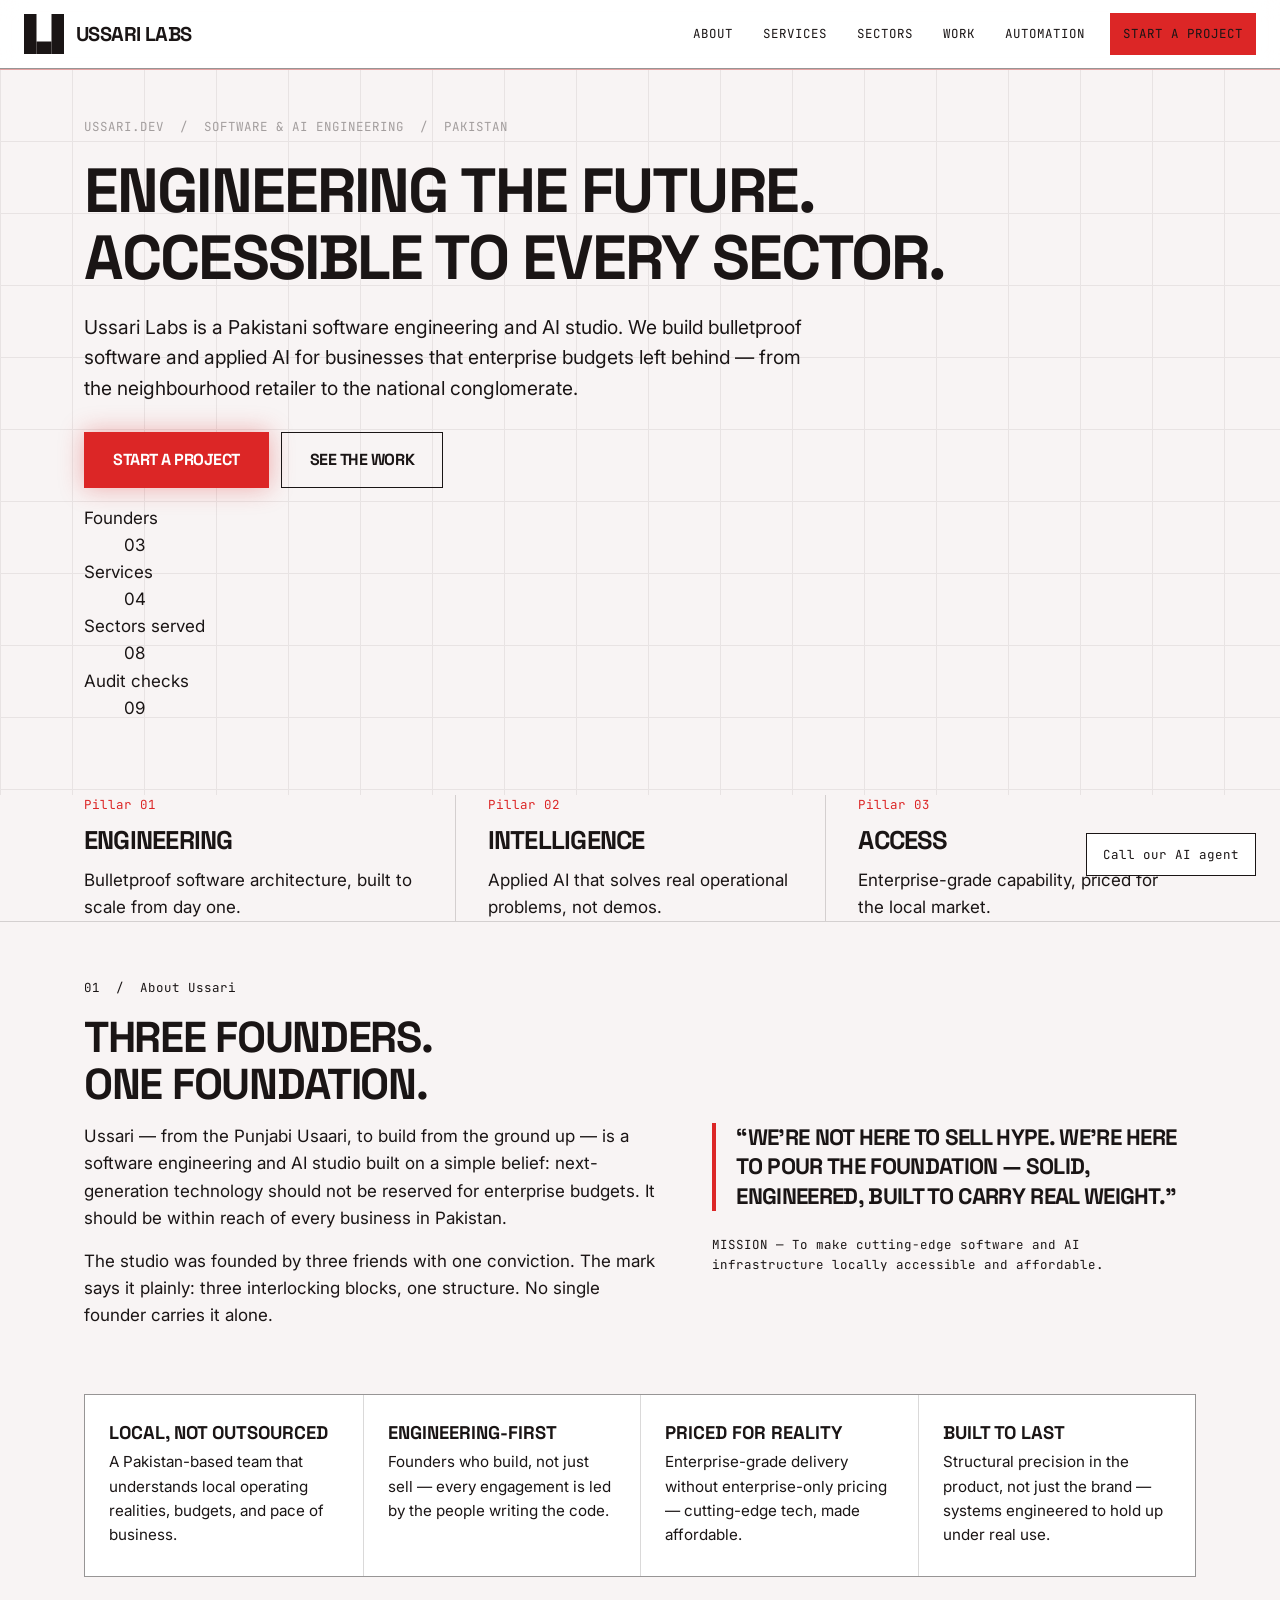
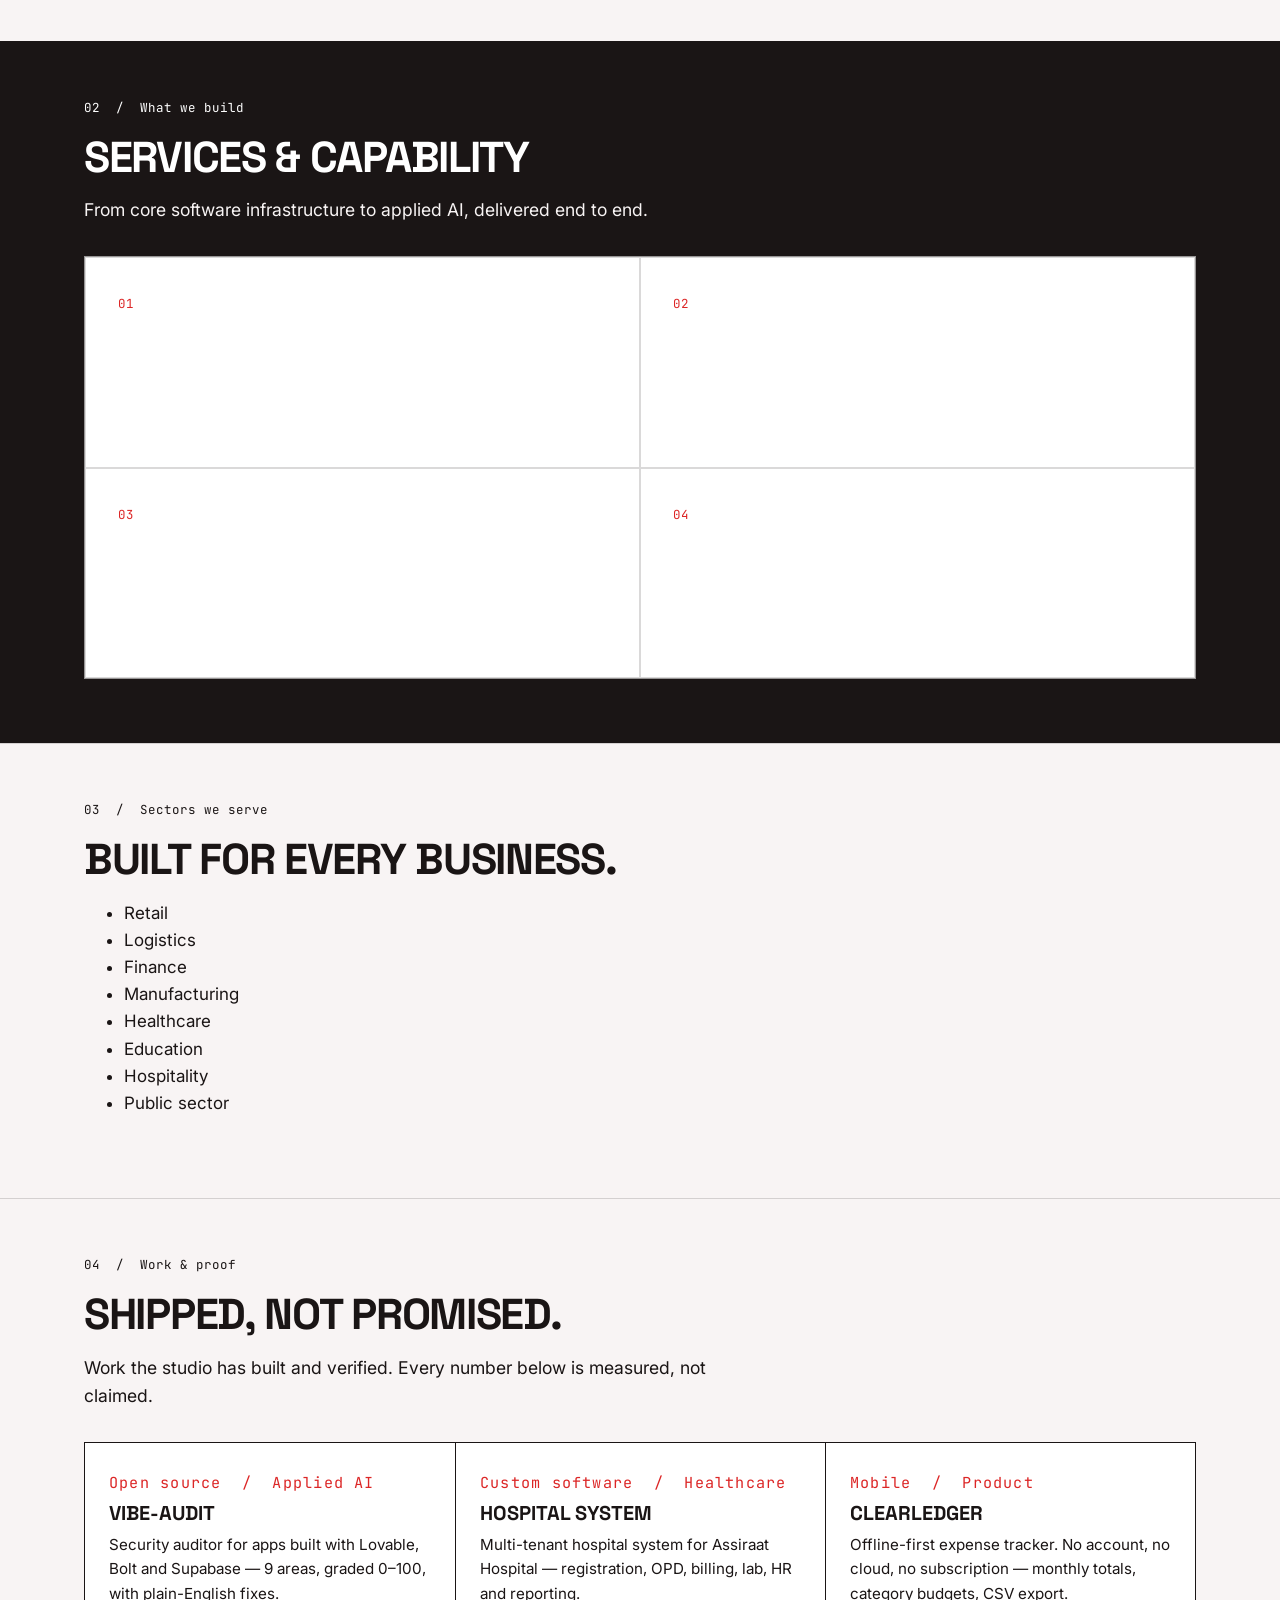
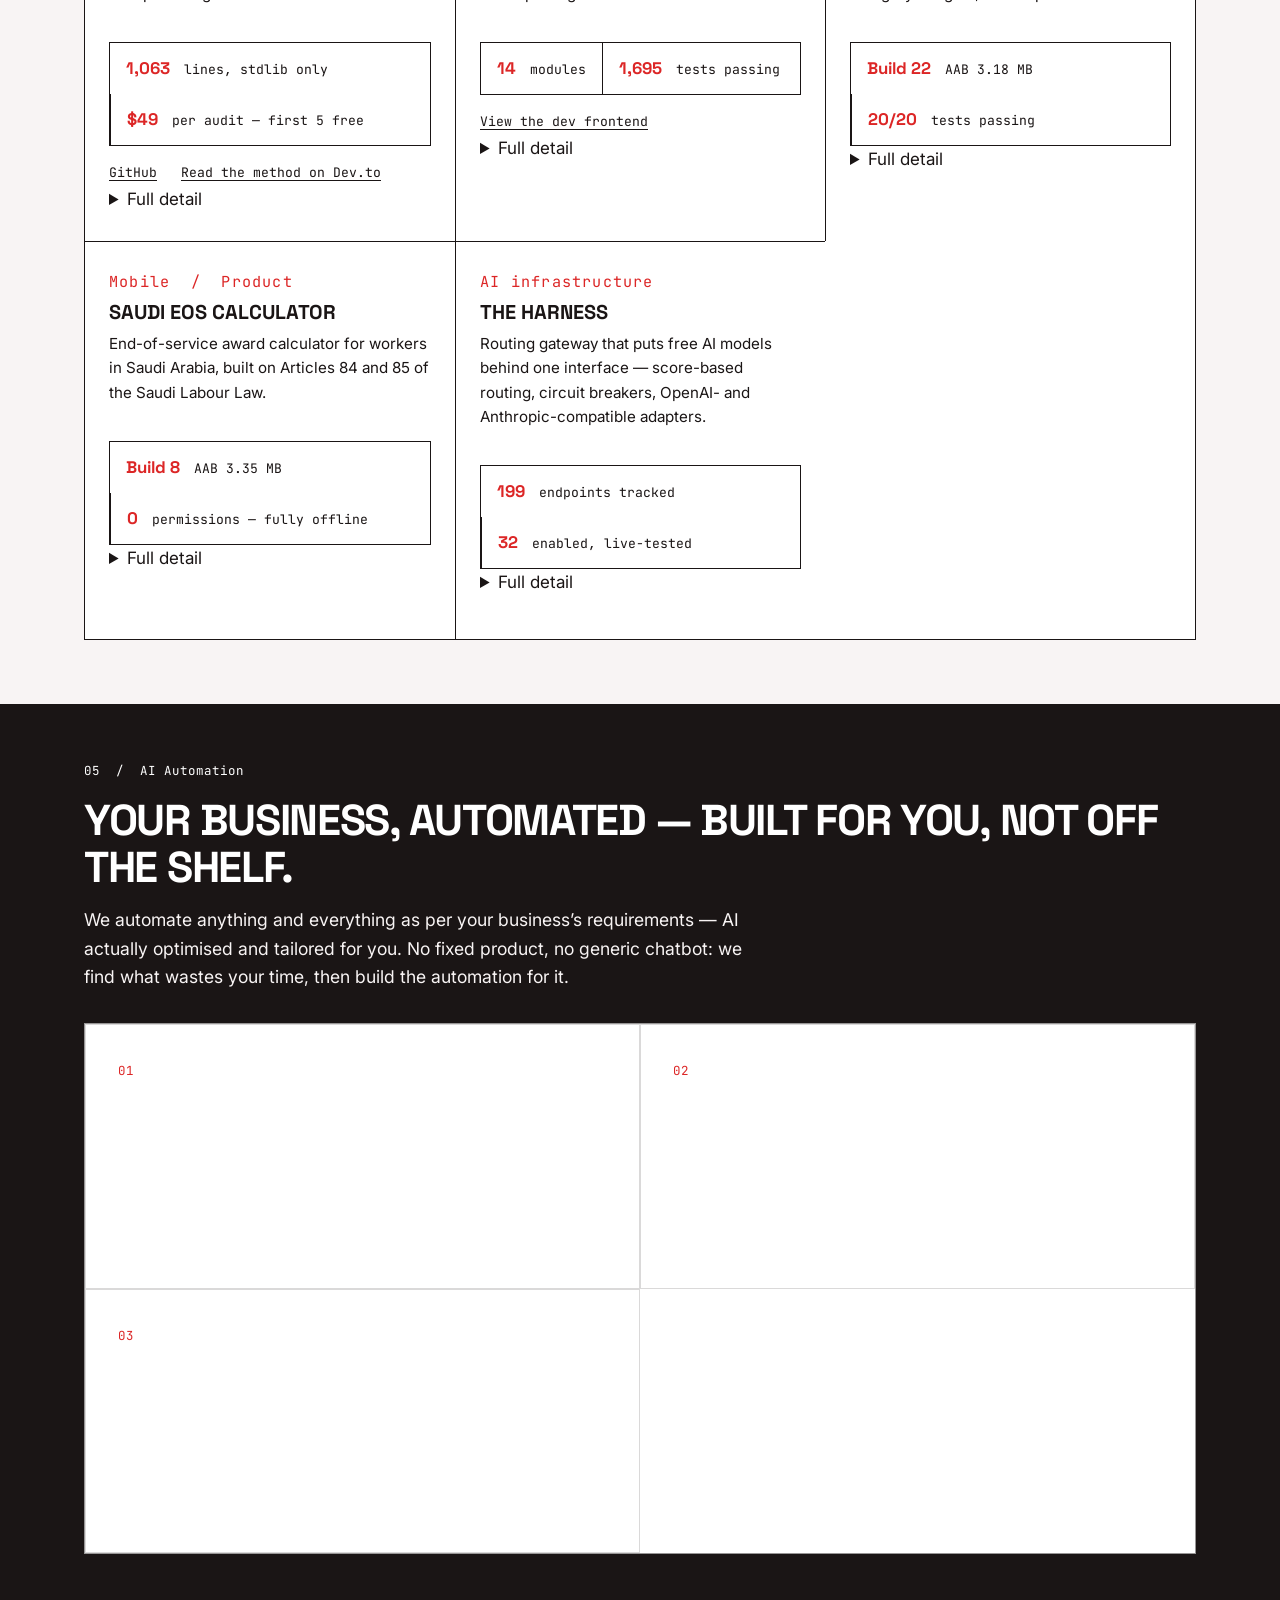
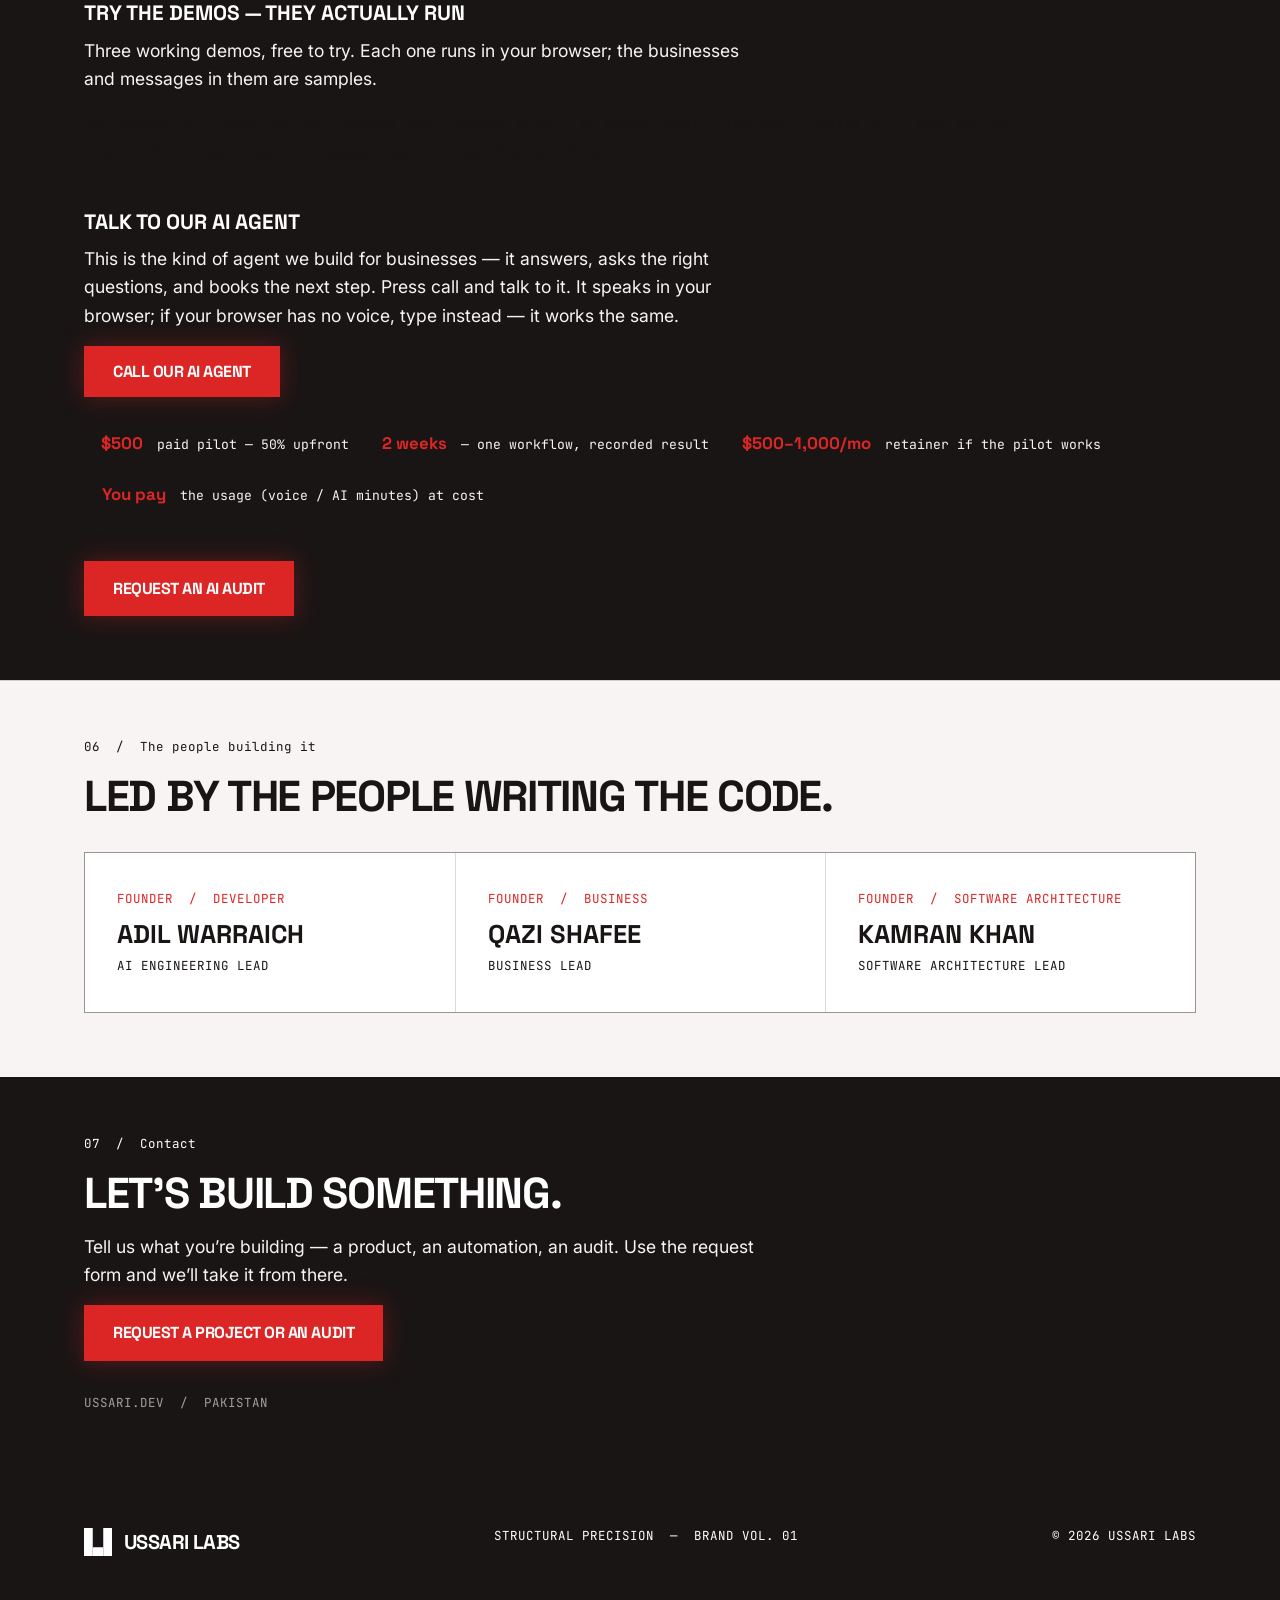
<file: index-original.html>
<!DOCTYPE html>
<html lang="en-GB">
<head>
<meta charset="utf-8">
<meta name="viewport" content="width=device-width, initial-scale=1">
<title>Ussari Labs — Engineering the Future. Accessible to Every Sector.</title>
<meta name="description" content="Ussari Labs is a Pakistani software engineering and AI studio. Custom software, applied AI and automation, web and product development, data and systems integration — built from the ground up.">
<link rel="preconnect" href="https://fonts.googleapis.com">
<link rel="preconnect" href="https://fonts.gstatic.com" crossorigin>
<link href="https://fonts.googleapis.com/css2?family=Space+Grotesk:wght@700&family=Inter:wght@400;500;600&family=JetBrains+Mono:wght@400;500&display=swap" rel="stylesheet">
<link rel="stylesheet" href="styles.css">
<link rel="icon" type="image/svg+xml" href="mark.svg">
</head>
<body>

<header class="site-header">
  <div class="wrap header-inner">
    <a class="brand" href="#top" aria-label="Ussari Labs — home">
      <svg class="mark" width="40" height="40" viewBox="0 0 96 96" role="img" aria-label="Ussari Labs mark — a U of three interlocking blocks"><rect x="0" y="0" width="30" height="96" fill="currentColor"/><rect x="30" y="66" width="36" height="30" fill="currentColor"/><rect x="66" y="0" width="30" height="96" fill="currentColor"/></svg>
      <span class="brand-word">USSARI&nbsp;LABS</span>
    </a>
    <nav class="main-nav" aria-label="Main navigation">
      <a href="#about">About</a>
      <a href="#services">Services</a>
      <a href="#sectors">Sectors</a>
      <a href="#work">Work</a>
      <a href="#automation">Automation</a>
      <a class="nav-cta" href="#contact">Start a project</a>
    </nav>
  </div>
</header>

<main id="top">

  <!-- HERO INTRO -->
  <section class="hero">
    <div class="wrap">
      <p class="mono eyebrow">USSARI.DEV&nbsp;&nbsp;/&nbsp;&nbsp;SOFTWARE &amp; AI ENGINEERING&nbsp;&nbsp;/&nbsp;&nbsp;PAKISTAN</p>
      <h1>Engineering the future.<br>Accessible to every sector.</h1>
      <p class="lede">Ussari Labs is a Pakistani software engineering and AI studio. We build bulletproof software and applied AI for businesses that enterprise budgets left behind — from the neighbourhood retailer to the national conglomerate.</p>
      <div class="hero-actions">
        <a class="btn btn-primary" href="#contact">Start a project</a>
        <a class="btn btn-ghost" href="#work">See the work</a>
      </div>
      <dl class="hero-facts">
        <div><dt>Founders</dt><dd>03</dd></div>
        <div><dt>Services</dt><dd>04</dd></div>
        <div><dt>Sectors served</dt><dd>08</dd></div>
        <div><dt>Audit checks</dt><dd>09</dd></div>
      </dl>
    </div>
  </section>

  <!-- PILLARS -->
  <section class="pillars" aria-label="The three pillars">
    <div class="wrap pillar-grid">
      <article class="pillar">
        <p class="mono pillar-no">Pillar 01</p>
        <h2>Engineering</h2>
        <p>Bulletproof software architecture, built to scale from day one.</p>
      </article>
      <article class="pillar">
        <p class="mono pillar-no">Pillar 02</p>
        <h2>Intelligence</h2>
        <p>Applied AI that solves real operational problems, not demos.</p>
      </article>
      <article class="pillar">
        <p class="mono pillar-no">Pillar 03</p>
        <h2>Access</h2>
        <p>Enterprise-grade capability, priced for the local market.</p>
      </article>
    </div>
  </section>

  <!-- ABOUT -->
  <section class="section" id="about">
    <div class="wrap">
      <p class="mono section-no">01&nbsp;&nbsp;/&nbsp;&nbsp;About Ussari</p>
      <h2 class="section-title">Three founders.<br>One foundation.</h2>
      <div class="about-grid">
        <div>
          <p>Ussari — from the Punjabi <em>Usaari</em>, to build from the ground up — is a software engineering and AI studio built on a simple belief: next-generation technology should not be reserved for enterprise budgets. It should be within reach of every business in Pakistan.</p>
          <p>The studio was founded by three friends with one conviction. The mark says it plainly: three interlocking blocks, one structure. No single founder carries it alone.</p>
        </div>
        <div>
          <blockquote>“We’re not here to sell hype. We’re here to pour the foundation — solid, engineered, built to carry real weight.”</blockquote>
          <p class="mono mission-line">MISSION — To make cutting-edge software and AI infrastructure locally accessible and affordable.</p>
        </div>
      </div>
      <div class="why-grid">
        <article><h3>Local, not outsourced</h3><p>A Pakistan-based team that understands local operating realities, budgets, and pace of business.</p></article>
        <article><h3>Engineering-first</h3><p>Founders who build, not just sell — every engagement is led by the people writing the code.</p></article>
        <article><h3>Priced for reality</h3><p>Enterprise-grade delivery without enterprise-only pricing — cutting-edge tech, made affordable.</p></article>
        <article><h3>Built to last</h3><p>Structural precision in the product, not just the brand — systems engineered to hold up under real use.</p></article>
      </div>
    </div>
  </section>

  <!-- SERVICES -->
  <section class="section section-dark" id="services">
    <div class="wrap">
      <p class="mono section-no">02&nbsp;&nbsp;/&nbsp;&nbsp;What we build</p>
      <h2 class="section-title">Services &amp; capability</h2>
      <p class="section-intro">From core software infrastructure to applied AI, delivered end to end.</p>
      <div class="service-grid">
        <article class="service">
          <p class="mono service-no">01</p>
          <h3>Custom software engineering</h3>
          <p>Bespoke platforms, internal tools, and system architecture built for scale and longevity.</p>
        </article>
        <article class="service">
          <p class="mono service-no">02</p>
          <h3>Applied AI &amp; automation</h3>
          <p>AI systems that remove manual work from real workflows — support, operations, reporting.</p>
        </article>
        <article class="service">
          <p class="mono service-no">03</p>
          <h3>Web &amp; product development</h3>
          <p>Fast, dependable web and mobile products, from first prototype to production launch.</p>
        </article>
        <article class="service">
          <p class="mono service-no">04</p>
          <h3>Data &amp; systems integration</h3>
          <p>Connecting the tools a business already runs into one coherent, reliable pipeline.</p>
        </article>
      </div>
    </div>
  </section>

  <!-- SECTORS -->
  <section class="section" id="sectors">
    <div class="wrap">
      <p class="mono section-no">03&nbsp;&nbsp;/&nbsp;&nbsp;Sectors we serve</p>
      <h2 class="section-title">Built for every business.</h2>
      <ul class="sector-grid">
        <li>Retail</li>
        <li>Logistics</li>
        <li>Finance</li>
        <li>Manufacturing</li>
        <li>Healthcare</li>
        <li>Education</li>
        <li>Hospitality</li>
        <li>Public sector</li>
      </ul>
    </div>
  </section>

  <!-- WORK / PROOF -->
  <section class="section section-alabaster" id="work">
    <div class="wrap">
      <p class="mono section-no">04&nbsp;&nbsp;/&nbsp;&nbsp;Work &amp; proof</p>
      <h2 class="section-title">Shipped, not promised.</h2>
      <p class="section-intro">Work the studio has built and verified. Every number below is measured, not claimed.</p>

      <div class="work-grid">

        <article class="work-card" id="work-vibe-audit">
          <p class="mono work-tag">Open source&nbsp;&nbsp;/&nbsp;&nbsp;Applied AI</p>
          <h3>Vibe-Audit</h3>
          <p>Security auditor for apps built with Lovable, Bolt and Supabase — 9 areas, graded 0–100, with plain-English fixes.</p>
          <ul class="proof-list">
            <li><span>1,063</span> lines, stdlib only</li>
            <li><span>$49</span> per audit — first 5 free</li>
          </ul>
          <p class="work-links">
            <a href="https://github.com/inertiastudiospakistan/vibe-audit">GitHub</a>
            <a href="https://dev.to/adil_mehmood_4068cd82d35e/5-security-holes-in-vibe-coded-apps-and-the-one-line-fix-for-each-537o">Read the method on Dev.to</a>
          </p>
          <details class="product-more">
            <summary>Full detail</summary>
            <p>Measured on real projects, 23 November 2026: a deliberately broken test project scored <strong>0/100, grade F, with 33 findings</strong> (4 critical, 6 high, 9 medium, 10 low) — including a Supabase service-role key shipped in code and a committed .env file. A clean project scored <strong>100/100, grade A</strong>. Nodefield scored <strong>95/100 locally</strong>. Reports in HTML, Markdown and JSON, plus copy-paste fix prompts.</p>
          </details>
        </article>

        <article class="work-card" id="work-hims">
          <p class="mono work-tag">Custom software&nbsp;&nbsp;/&nbsp;&nbsp;Healthcare</p>
          <h3>Hospital system</h3>
          <p>Multi-tenant hospital system for Assiraat Hospital — registration, OPD, billing, lab, HR and reporting.</p>
          <ul class="proof-list">
            <li><span>14</span> modules</li>
            <li><span>1,695</span> tests passing</li>
          </ul>
          <p class="work-links">
            <a href="https://hmis-web.pages.dev">View the dev frontend</a>
          </p>
          <details class="product-more">
            <summary>Full detail</summary>
            <p><strong>Under construction — not deployed or in use at the hospital, no real patient data.</strong> Built: the module registry (dependency-gated, auto-enable, refuse-to-disable with dependents named), the registration restructure (phone or one national identity), and the OPD rules the hospital confirmed. Not built: pharmacy is registered only and has no API routes, service or UI. Stack: FastAPI + React, Neon Postgres.</p>
          </details>
        </article>

        <article class="work-card" id="work-clearledger">
          <p class="mono work-tag">Mobile&nbsp;&nbsp;/&nbsp;&nbsp;Product</p>
          <h3>ClearLedger</h3>
          <p>Offline-first expense tracker. No account, no cloud, no subscription — monthly totals, category budgets, CSV export.</p>
          <ul class="proof-list">
            <li><span>Build 22</span> AAB 3.18&nbsp;MB</li>
            <li><span>20/20</span> tests passing</li>
          </ul>
          <details class="product-more">
            <summary>Full detail</summary>
            <p>Seven fixed categories with monthly budgets, spending-by-category donut, last 6 months as bars, search and filters, entries grouped by day. Kotlin, MVVM + Repository, target SDK 36. Play Store listing in progress — not live yet. Signed with a debug keystore for now; a proper upload key is needed before production.</p>
          </details>
        </article>

        <article class="work-card" id="work-eos">
          <p class="mono work-tag">Mobile&nbsp;&nbsp;/&nbsp;&nbsp;Product</p>
          <h3>Saudi EOS Calculator</h3>
          <p>End-of-service award calculator for workers in Saudi Arabia, built on Articles 84 and 85 of the Saudi Labour Law.</p>
          <ul class="proof-list">
            <li><span>Build 8</span> AAB 3.35&nbsp;MB</li>
            <li><span>0</span> permissions — fully offline</li>
          </ul>
          <details class="product-more">
            <summary>Full detail</summary>
            <p>Worked example: 10,000 SAR monthly wage, 7 years of service, employment ended by the employer — the award is <strong>45,000 SAR</strong>. Resignation applies Article 85 tiers (none under 2 years, one third 2–5, two thirds 5–10, full at 10+). Kotlin / Jetpack Compose, MVI, navy + amber, target SDK 36, Arabic toggle, history. The result is an estimate, not legal advice. Play Store listing in progress — not live yet.</p>
          </details>
        </article>

        <article class="work-card" id="work-harness">
          <p class="mono work-tag">AI infrastructure</p>
          <h3>The harness</h3>
          <p>Routing gateway that puts free AI models behind one interface — score-based routing, circuit breakers, OpenAI- and Anthropic-compatible adapters.</p>
          <ul class="proof-list">
            <li><span>199</span> endpoints tracked</li>
            <li><span>32</span> enabled, live-tested</li>
          </ul>
          <details class="product-more">
            <summary>Full detail</summary>
            <p>In OpenCode there is exactly one model — “harness” — and all provider and model switching happens inside the gateway, with profiles, SQLite state and a /dashboard. Enabled providers verified live include OVH AI Endpoints (DeepSeek V4.1 Flash, 1M context), Cohere (Command A, 256K), Inferbase and AnyAPI (Nemotron-3-Ultra, 1M). No token volume or revenue is claimed for it.</p>
          </details>
        </article>

      </div>
    </div>
  </section>

  <!-- AI AUTOMATION -->
  <section class="section section-dark" id="automation">
    <div class="wrap">
      <p class="mono section-no">05&nbsp;&nbsp;/&nbsp;&nbsp;AI Automation</p>
      <h2 class="section-title">Your business, automated — built for you, not off the shelf.</h2>
      <p class="section-intro">We automate anything and everything as per your business’s requirements — AI actually optimised and tailored for you. No fixed product, no generic chatbot: we find what wastes your time, then build the automation for it.</p>
      <div class="service-grid">
        <article class="service">
          <p class="mono service-no">01</p>
          <h3>Audit first</h3>
          <p>A short AI audit of how your business actually runs — where time, calls and leads leak. You get a plain-English map of what is worth automating and what is not.</p>
        </article>
        <article class="service">
          <p class="mono service-no">02</p>
          <h3>Built for you</h3>
          <p>One tailored build for your bottleneck: a voice receptionist that answers missed calls, lead follow-up, inbox and CRM triage, scheduling, invoicing, reporting, SEO — whatever your business needs.</p>
        </article>
        <article class="service">
          <p class="mono service-no">03</p>
          <h3>Measured, then kept</h3>
          <p>A two-week paid pilot with a recorded result — calls answered, leads recovered, hours saved. If it works, it becomes a monthly retainer. If it does not, you keep the report.</p>
        </article>
      </div>
      <h3 class="automation-subhead">Try the demos — they actually run</h3>
      <p class="section-intro">Three working demos, free to try. Each one runs in your browser; the businesses and messages in them are samples.</p>
      <p class="work-links automation-links">
        <a href="demos/seo-audit/">SEO automation — audit any URL, keyword gaps, content brief</a>
        <a href="demos/receptionist/">AI receptionist — simulate a missed call, book the job</a>
        <a href="demos/triage/">Inbox / CRM triage — paste a message, see it classified and filed</a>
      </p>

      <div class="call-agent" id="call-agent">
        <h3 class="automation-subhead">Talk to our AI agent</h3>
        <p class="section-intro">This is the kind of agent we build for businesses — it answers, asks the right questions, and books the next step. Press call and talk to it. It speaks in your browser; if your browser has no voice, type instead — it works the same.</p>
        <p class="call-start-row"><button class="btn btn-primary" id="call-start-btn" type="button">Call our AI agent</button></p>
        <div class="call-panel" id="call-panel" hidden>
          <div class="call-head">
            <p class="mono call-title">USSARI AI AGENT</p>
            <p class="mono call-status" id="call-status">IDLE</p>
            <p class="mono call-mode" id="call-mode">AI MODE</p>
            <p class="mono call-demo-tag">DEMO</p>
          </div>
          <div class="call-transcript" id="call-transcript" aria-live="polite"></div>
          <p class="mono call-hint" id="call-hint"></p>
          <div class="call-controls">
            <button type="button" class="btn call-btn-dark" id="call-mute-btn">Mute mic</button>
            <button type="button" class="btn btn-primary" id="call-end-btn">End call</button>
          </div>
          <form class="call-type" id="call-type-form">
            <label class="mono" for="call-type-input">Type instead — works in any browser</label>
            <div class="call-type-row">
              <input id="call-type-input" type="text" autocomplete="off" placeholder="Type your reply…">
              <button type="submit" class="btn btn-primary">Send</button>
            </div>
          </form>
          <p class="call-demo-link" id="call-demo-link" hidden>Try it now: <a id="call-demo-link-a" href="demos/triage/">Try the demo</a></p>
          <p class="mono call-note">Demo — a real AI agent when the free endpoint answers, rule-based when it is busy. Your words are sent as chat text to a free AI endpoint (OVH AI Endpoints, no account) and nothing else leaves your browser. A live deployment uses an LLM and a real phone number; the client pays usage (~$0.13–0.14/min).</p>
          <p class="call-audit" id="call-audit" hidden><a class="btn btn-primary" href="https://forms.gle/pKDLBtsbxF8gc8SB7" target="_blank" rel="noopener">Book the free AI audit</a></p>
        </div>
      </div>

      <ul class="proof-list automation-offer">
        <li><span>$500</span> paid pilot — 50% upfront</li>
        <li><span>2 weeks</span> — one workflow, recorded result</li>
        <li><span>$500–1,000/mo</span> retainer if the pilot works</li>
        <li><span>You pay</span> the usage (voice / AI minutes) at cost</li>
      </ul>
      <p class="automation-cta"><a class="btn btn-primary" href="https://forms.gle/pKDLBtsbxF8gc8SB7">Request an AI audit</a></p>
    </div>
  </section>

  <!-- FOUNDER -->
  <section class="section" id="founder">
    <div class="wrap">
      <p class="mono section-no">06&nbsp;&nbsp;/&nbsp;&nbsp;The people building it</p>
      <h2 class="section-title">Led by the people writing the code.</h2>
      <div class="founder-grid">
        <article class="founder-card">
          <p class="mono founder-role">FOUNDER&nbsp;&nbsp;/&nbsp;&nbsp;DEVELOPER</p>
          <h3>Adil Warraich</h3>
          <p class="mono founder-focus">AI ENGINEERING LEAD</p>
        </article>
        <article class="founder-card">
          <p class="mono founder-role">FOUNDER&nbsp;&nbsp;/&nbsp;&nbsp;BUSINESS</p>
          <h3>Qazi Shafee</h3>
          <p class="mono founder-focus">BUSINESS LEAD</p>
        </article>
        <article class="founder-card">
          <p class="mono founder-role">FOUNDER&nbsp;&nbsp;/&nbsp;&nbsp;SOFTWARE ARCHITECTURE</p>
          <h3>Kamran Khan</h3>
          <p class="mono founder-focus">SOFTWARE ARCHITECTURE LEAD</p>
        </article>
      </div>
    </div>
  </section>

  <!-- CONTACT -->
  <section class="section section-dark" id="contact">
    <div class="wrap contact-inner">
      <p class="mono section-no">07&nbsp;&nbsp;/&nbsp;&nbsp;Contact</p>
      <h2 class="section-title">Let’s build something.</h2>
      <p class="section-intro">Tell us what you’re building — a product, an automation, an audit. Use the request form and we’ll take it from there.</p>
      <a class="btn btn-primary" href="https://forms.gle/pKDLBtsbxF8gc8SB7">Request a project or an audit</a>
      <p class="mono contact-note">USSARI.DEV&nbsp;&nbsp;/&nbsp;&nbsp;PAKISTAN</p>
    </div>
  </section>

</main>

<footer class="site-footer">
  <div class="wrap footer-inner">
    <a class="brand" href="#top" aria-label="Ussari Labs — back to top">
      <svg class="mark" width="28" height="28" viewBox="0 0 96 96" role="img" aria-label="Ussari Labs mark"><rect x="0" y="0" width="30" height="96" fill="currentColor"/><rect x="30" y="66" width="36" height="30" fill="currentColor"/><rect x="66" y="0" width="30" height="96" fill="currentColor"/></svg>
      <span class="brand-word">USSARI&nbsp;LABS</span>
    </a>
    <p class="mono">STRUCTURAL PRECISION&nbsp;&nbsp;—&nbsp;&nbsp;BRAND VOL. 01</p>
    <p class="mono">© 2026 USSARI LABS</p>
  </div>
</footer>

<button class="call-fab mono" id="call-fab" type="button">Call our AI agent</button>

<script>
/* ============================================================
   USSARI AI AGENT — demo voice agent, AI-first.
   Voice in/out: Web Speech API (speechSynthesis + SpeechRecognition).
   Brain: OVH AI Endpoints (keyless, OpenAI-compatible), called
   straight from the browser — no backend, no accounts, no keys.
   If the free endpoint is busy on every model, the call falls back
   to the scripted flow below and says so on the panel.
   If voice is unavailable the text box below does the same job.
   ============================================================ */
(function () {
  "use strict";

  var panel = document.getElementById("call-panel");
  var startBtn = document.getElementById("call-start-btn");
  var fab = document.getElementById("call-fab");
  var statusEl = document.getElementById("call-status");
  var transcriptEl = document.getElementById("call-transcript");
  var hintEl = document.getElementById("call-hint");
  var muteBtn = document.getElementById("call-mute-btn");
  var endBtn = document.getElementById("call-end-btn");
  var typeForm = document.getElementById("call-type-form");
  var typeInput = document.getElementById("call-type-input");
  var auditEl = document.getElementById("call-audit");
  var modeEl = document.getElementById("call-mode");
  var demoLinkEl = document.getElementById("call-demo-link");
  var demoLinkA = document.getElementById("call-demo-link-a");

  var synth = ("speechSynthesis" in window) ? window.speechSynthesis : null;
  var Recog = window.SpeechRecognition || window.webkitSpeechRecognition || null;
  var voiceSupported = !!synth;
  var recogSupported = !!Recog;

  var state = {
    active: false,
    step: 0,          // scripted fallback only: 0 unknown -> 1 business -> 2 bottleneck -> 3 handling -> 4 audit offer -> 5 done
    muted: false,
    speaking: false,
    thinking: false,  // an LLM request is in flight
    pendingTurns: 0,  // user turns typed while thinking — answered next
    aiMode: true,
    business: "",
    demo: null,
    customBuild: null,   // a named system the caller wants built (HMIS, custom app…)
    noSpeechCount: 0,
    unclear: 0,
    auditExplained: false,
    startedAt: 0,
    exchanges: 0
  };
  var recog = null;
  var lastAgentLine = "";

  function setStatus(text) { statusEl.textContent = text; }
  function setHint(text) { hintEl.textContent = text; }

  function addLine(who, text) {
    var p = document.createElement("p");
    p.className = "tx tx-" + who;
    var tag = document.createElement("span");
    tag.className = "mono tx-tag";
    tag.textContent = who === "agent" ? "AGENT:" : "YOU:";
    p.appendChild(tag);
    p.appendChild(document.createTextNode(text));
    transcriptEl.appendChild(p);
    transcriptEl.scrollTop = transcriptEl.scrollHeight;
  }

  /* Pick the most natural-sounding English voice the browser has.
     The first voice in the list is usually the robotic system default,
     so rank them: Google's UK voices first, then other natural en-GB
     voices, then any en-GB, then en-US. Cached once voices load. */
  var cachedVoice = null;
  function scoreVoice(v) {
    var name = (v.name || "").toLowerCase();
    var lang = (v.lang || "").toLowerCase();
    if (name.indexOf("google uk english male") !== -1) return 100;
    if (name.indexOf("google uk english female") !== -1) return 95;
    if (name.indexOf("google uk english") !== -1) return 90;
    if (lang.indexOf("en-gb") === 0 && name.indexOf("natural") !== -1) return 85;
    if (lang.indexOf("en-gb") === 0 && /daniel|ryan|sonia|libby|maisie|arthur|brian|amy/.test(name)) return 80;
    if (lang.indexOf("en-gb") === 0) return 70;
    if (name.indexOf("google us english") !== -1) return 60;
    if (lang.indexOf("en") === 0 && name.indexOf("natural") !== -1) return 55;
    if (lang.indexOf("en") === 0) return 50;
    return 0;
  }
  function pickVoice() {
    if (!synth) return null;
    if (cachedVoice) return cachedVoice;
    var voices = synth.getVoices();
    if (!voices.length) return null;
    var best = null, bestScore = -1;
    voices.forEach(function (v) {
      var s = scoreVoice(v);
      if (s > bestScore) { bestScore = s; best = v; }
    });
    cachedVoice = best;
    return best;
  }
  /* Voices load asynchronously — refresh the pick when they arrive,
     otherwise the first greeting can fall back to the default voice. */
  if (synth && synth.addEventListener) {
    synth.addEventListener("voiceschanged", function () { cachedVoice = null; pickVoice(); });
  }

  /* Stop the mic before the agent speaks: without this, the mic hears
     the agent's own voice coming out of the speakers and feeds it back
     as a "user" turn, so the agent ends up talking to itself. */
  function stopListening() {
    if (listenTimer) { clearTimeout(listenTimer); listenTimer = null; }
    if (recog) { try { recog.abort(); } catch (e) {} }
  }

  function speak(text, onDone) {
    lastAgentLine = text;
    addLine("agent", text);
    state.speaking = true;
    stopListening();
    if (!synth || state.muted) {
      state.speaking = false;
      setStatus(state.active ? "ON CALL — TEXT ONLY" : "CALL ENDED");
      if (onDone) onDone();
      return;
    }
    setStatus("SPEAKING…");
    try {
      synth.cancel();
      var u = new SpeechSynthesisUtterance(text);
      var voice = pickVoice();
      if (!voice) {
        /* No voice engine in this browser (e.g. headless) — speaking
           would never end, so run text-only and move on at once. */
        state.speaking = false;
        setStatus(state.active ? "ON CALL — TEXT ONLY" : "CALL ENDED");
        if (onDone) onDone();
        return;
      }
      u.voice = voice;
      u.rate = 0.95;
      u.pitch = 1;
      var done = false;
      var finish = function () {
        if (done) return;
        done = true;
        state.speaking = false;
        if (onDone) onDone();
      };
      u.onend = finish;
      u.onerror = finish;
      /* Safety net: some browsers never fire onend (no voice engine).
         Never leave the call stuck in SPEAKING. */
      setTimeout(finish, Math.min(12000, 3000 + text.length * 60));
      synth.speak(u);
    } catch (e) {
      state.speaking = false;
      if (onDone) onDone();
    }
  }

  function listen() {
    if (!state.active || state.muted || !recogSupported) return;
    if (state.speaking || state.thinking) return;
    if (!recog) {
      try {
        recog = new Recog();
        recog.lang = "en-GB";
        recog.interimResults = false;
        recog.maxAlternatives = 1;
      } catch (e) {
        recog = null;
        setHint("Voice input could not start in this browser — type below, it works the same.");
        return;
      }
      recog.onresult = function (ev) {
        /* A result arriving while the agent is speaking or thinking is
           the agent's own voice echoing back through the mic — never a
           real turn. The mic is only live while listening. */
        if (state.speaking || state.thinking) return;
        var text = "";
        for (var i = ev.resultIndex; i < ev.results.length; i++) {
          if (ev.results[i].isFinal) text += ev.results[i][0].transcript;
        }
        text = text.trim();
        if (text) {
          state.noSpeechCount = 0;
          handleUser(text);
        }
      };
      recog.onerror = function (ev) {
        if (ev.error === "not-allowed" || ev.error === "service-not-allowed") {
          setHint("Microphone access was denied — no problem, type your replies below and the agent will still answer.");
        } else if (ev.error === "no-speech") {
          state.noSpeechCount++;
          if (state.noSpeechCount >= 2) {
            setHint("I did not catch that — try speaking again, or type below.");
            state.noSpeechCount = 0;
            return;
          }
        } else if (ev.error === "audio-capture") {
          setHint("No microphone was found — type your replies below and the agent will still answer.");
          return;
        } else {
          return;
        }
        if (state.active && !state.muted) listenSoon();
      };
      recog.onend = function () {
        if (state.active && !state.muted && !state.speaking && !state.thinking) listenSoon();
      };
    }
    try {
      setStatus("LISTENING…");
      recog.start();
    } catch (e) {
      /* start() throws if already started — ignore */
    }
  }

  var listenTimer = null;
  function listenSoon() {
    if (listenTimer) clearTimeout(listenTimer);
    /* 600ms tail delay: let the agent's voice die away from the room
       before the mic opens again, or the first thing it hears is the
       agent's own last word. */
    listenTimer = setTimeout(listen, 600);
  }

  function afterAgent() {
    if (!state.active) return;
    /* The caller typed more while the AI was thinking — answer that
       turn now, with the full history in hand. */
    if (state.pendingTurns > 0 && !state.thinking) {
      state.pendingTurns = 0;
      var t = lastUserText();
      if (t) { askAIReply(t); return; }
    }
    if (state.muted) {
      setStatus("ON CALL — MUTED, TYPE BELOW");
      return;
    }
    if (recogSupported) {
      listenSoon();
    } else {
      setStatus("ON CALL — TYPE BELOW");
    }
  }

  /* ============================================================
     THE AI — OVH AI Endpoints, OpenAI-compatible, KEYLESS.
     No key, no account, no backend: the browser calls the public
     endpoint directly. Each model has its own rate bucket, so on
     429 / error we try the next one. If every model fails, the call
     falls back to the scripted flow below and says so on the panel.
     Never put a key in this page — it is public on GitHub Pages.
     ============================================================ */
  var LLM_URL = "https://oai.endpoints.kepler.ai.cloud.ovh.net/v1/chat/completions";
  var LLM_MODELS = [
    "DeepSeek-V4.1-Flash-1017",
    "Qwen3.8-27B",
    "Meta-Llama-3_3-70B-Instruct",
    "Mistral-Small-3.2-24B-Instruct-2506",
    "gpt-oss-120b"
  ];
  var LLM_SYSTEM = "You are the Ussari Labs AI agent, on a live demo call with a business owner. You are an AI, never claim to be human. Reply in short spoken words: 1 to 3 sentences, plain language, no lists, no markdown. Find out what their business does, what eats their team's time, and how they handle it today. If they go off topic, answer them naturally and steer gently back to their business. Do not pitch the free audit in every reply — offer it only when it fits, after you have found their bottleneck, and only book it if they say yes. Suggest a fitting Ussari demo by name when it fits: the AI receptionist for missed calls and booking, inbox and CRM triage for emails and messages, SEO automation for Google and rankings. All three can be tried right here on this page. If the caller asks for a specific system or build — for example a hospital management system (HMIS), a custom app, a CRM, or any software they want built — do not redirect them to the receptionist, inbox or SEO demos. That is a custom-build lead: ask what it must do, who will use it, and what they use today, then offer the free audit as the scoping step. If they ask what the audit is, explain it is a look at how their business actually runs day to day, nothing to prepare. Never invent clients, results, testimonials or prices. The only numbers you may quote are the $500 pilot (50% upfront, 2 weeks) and voice usage about $0.13 to $0.14 a minute, paid by the client. If the caller agrees to the audit, end your reply with [SHOW_AUDIT]. If the call should close, end with [END_CALL]. When you recommend a demo, end with [DEMO: receptionist] or [DEMO: seo] or [DEMO: triage]. The bracketed tokens are instructions for the page, never say them aloud.";
  var history = [];   // {role, content} — user + assistant turns, last ~10

  function lastUserText() {
    for (var i = history.length - 1; i >= 0; i--) {
      if (history[i].role === "user") return history[i].content;
    }
    return "";
  }

  function setMode(mode) {
    state.aiMode = (mode === "ai");
    modeEl.textContent = mode === "ai" ? "AI MODE" : "SCRIPTED MODE";
    modeEl.title = mode === "ai"
      ? "Replies are generated by a live AI model."
      : "Free AI endpoint busy — answers are rule-based.";
    if (modeEl.classList) modeEl.classList.toggle("call-mode-scripted", mode !== "ai");
  }

  function showDemoLink(key) {
    var d = DEMOS[key];
    if (!d) return;
    demoLinkA.href = d.link;
    demoLinkA.textContent = "Try the " + d.name + " demo";
    demoLinkEl.hidden = false;
  }

  function parseMarkers(raw) {
    var actions = { audit: false, end: false, demo: null };
    var text = raw;
    if (/\[SHOW_AUDIT\]/.test(text)) actions.audit = true;
    if (/\[END_CALL\]/.test(text)) actions.end = true;
    var dm = text.match(/\[DEMO:\s*(receptionist|seo|triage)\]/i);
    if (dm) actions.demo = dm[1].toLowerCase();
    text = text.replace(/\[(SHOW_AUDIT|END_CALL|DEMO:\s*(?:receptionist|seo|triage))\]/gi, "").replace(/\s{2,}/g, " ").trim();
    return { text: text, actions: actions };
  }

  /* One chat-completions call, trying each model in turn until one
     answers. done(rawText) on success, done(null) when all fail. */
  function askAI(done) {
    var msgs = [{ role: "system", content: LLM_SYSTEM }].concat(history.slice(-10));
    var i = 0;
    function tryNext() {
      if (i >= LLM_MODELS.length) { done(null); return; }
      var model = LLM_MODELS[i++];
      var ctrl = ("AbortController" in window) ? new AbortController() : null;
      var timer = setTimeout(function () { if (ctrl) ctrl.abort(); }, 20000);
      var settled = false;
      function fail() { if (settled) return; settled = true; clearTimeout(timer); tryNext(); }
      var body = JSON.stringify({ model: model, messages: msgs, temperature: 0.7, max_tokens: 150 });
      try {
        fetch(LLM_URL, {
          method: "POST",
          headers: { "Content-Type": "application/json" },
          body: body,
          signal: ctrl ? ctrl.signal : undefined
        }).then(function (r) {
          if (!r.ok) { fail(); return null; }
          return r.json();
        }).then(function (data) {
          if (settled || !data) return;
          var c = data.choices && data.choices[0] && data.choices[0].message && data.choices[0].message.content;
          if (c && c.trim()) { settled = true; clearTimeout(timer); done(c); }
          else fail();
        }).catch(function () { fail(); });
      } catch (e) { fail(); }
    }
    tryNext();
  }

  function bookAudit() {
    state.step = 5;
    auditEl.hidden = false;
    speak("Done — the booking link is right here in the call panel. Fill in the form and we will take it from there. Thanks for calling Ussari Labs.", function () {
      setTimeout(function () { if (state.active) endCall("Audit booked — the form link is in the panel. Thanks for calling Ussari Labs."); }, 800);
    });
  }

  function declineAudit() {
    state.step = 5;
    speak("No problem. The three demos are on this page whenever you want them, and the audit form is too. Thanks for calling Ussari Labs.", function () {
      setTimeout(function () { if (state.active) endCall("Call ended. The demos and the audit form are on this page whenever you want them."); }, 800);
    });
  }

  /* The AI path for one user turn. `text` is the turn that triggered it;
     anything typed while thinking is already in history and gets
     answered next, via afterAgent. */
  function askAIReply(text) {
    if (!state.active || state.thinking) return;
    state.thinking = true;
    setStatus("THINKING…");
    askAI(function (raw) {
      state.thinking = false;
      if (!state.active) return;
      if (raw === null) {
        /* Free endpoint busy on every model — scripted fallback for
           this turn, and say so on the panel. Never fake AI. */
        setMode("scripted");
        setHint("Free AI endpoint is busy right now — answers are rule-based for this turn.");
        scriptedReply(text);
        return;
      }
      var parsed = parseMarkers(raw);
      if (!parsed.text && !parsed.actions.audit && !parsed.actions.end && !parsed.actions.demo) {
        setMode("scripted");
        scriptedReply(text);
        return;
      }
      setMode("ai");
      if (parsed.actions.demo) { state.demo = parsed.actions.demo; showDemoLink(parsed.actions.demo); }
      else { var d2 = detectDemo(parsed.text); if (d2) { state.demo = d2; showDemoLink(d2); } }
      /* Safety net stays armed only right after an audit offer. */
      var auditOffer = /audit/i.test(parsed.text) && /\?|shall|would you|want (me|you)|book|sign (you|me) up/i.test(parsed.text);
      state.step = auditOffer ? 4 : 0;
      var line = parsed.text;
      if (!line) line = parsed.actions.audit ? "Done — the booking link is right here in the call panel." : "Thanks for calling Ussari Labs.";
      history.push({ role: "assistant", content: line });
      if (history.length > 10) history = history.slice(-10);
      if (parsed.actions.audit) {
        state.step = 5;
        auditEl.hidden = false;
        speak(line, function () {
          setTimeout(function () { if (state.active) endCall("Audit booked — the form link is in the panel. Thanks for calling Ussari Labs."); }, 800);
        });
        return;
      }
      if (parsed.actions.end) {
        state.step = 5;
        speak(line, function () {
          setTimeout(function () { if (state.active) endCall("Call ended. The demos and the audit form are on this page whenever you want them."); }, 800);
        });
        return;
      }
      speak(line, afterAgent);
    });
  }

  var DEMOS = {
    receptionist: { name: "the AI receptionist", link: "demos/receptionist/", blurb: "it answers every missed call, takes the details, and books the job." },
    seo: { name: "the SEO automation", link: "demos/seo-audit/", blurb: "it finds the keyword gaps, checks every page, and builds the briefs." },
    triage: { name: "the inbox and CRM triage", link: "demos/triage/", blurb: "it reads every message, sorts it, drafts the reply, and files it." }
  };

  /* A caller naming a specific system they want built — a hospital
     system, a custom app, a CRM — is a custom-build lead, not a
     receptionist/inbox/SEO lead. Never pivot them to a demo they did
     not ask for; scope it, then offer the audit as the scoping step. */
  function detectCustomBuild(text) {
    var t = text.toLowerCase();
    if (/\bhmis\b|hospital management|hospital system|patient management|\bemr\b|\behr\b|clinic management/.test(t)) return "hospital management system";
    var m = t.match(/\b(hospital|clinic|pharmacy|school|university|hotel|restaurant)\b/);
    if (/\b(build|need|want|looking for)\b.{0,40}\b(system|software|app|platform|portal|dashboard)\b/.test(t)) return "custom system";
    if (m) return "system for your " + m[1];
    return null;
  }

  function detectDemo(text) {
    var t = text.toLowerCase();
    if (/miss(ed)?\s*call|phone|answer(ing)?\s*(the\s*)?phone|call(ers?|ing)|booking|appointment|schedule|reception/.test(t)) return "receptionist";
    if (/seo|google|rank|search|website\s*traffic|keyword|content|blog/.test(t)) return "seo";
    if (/inbox|email|message|reply|whatsapp|dm|complaint|follow[- ]?up|lead/.test(t)) return "triage";
    return null;
  }

  /* A short greeting with no real content ("hey, what's up?") is not an
     answer — say hello back and re-ask the current question instead of
     treating the greeting as the business or the bottleneck. */
  function isGreetingOnly(lower) {
    if (lower.length > 40) return false;
    if (!/(^|\b)(hi|hello|hey|yo|what'?s up|how'?s it going|how are you|good (morning|afternoon|evening))\b/.test(lower)) return false;
    if (/\b(company|business|we|run|sell|plumb|shop|store|agency|farm|clinic|restaurant|deal|email|call|service|work|miss|inbox)\b/.test(lower)) return false;
    return true;
  }
  function currentQuestion() {
    if (state.step === 1) return "So — what does your business do?";
    if (state.step === 2) return "What eats most of your team's time right now? Missed calls, replying to messages, chasing leads, or something else?";
    if (state.step === 3) return "How do you handle that today — by hand, with a tool, or does it mostly not get done?";
    return "Shall I book you in for the free AI audit? Just say yes or no.";
  }

  /* Echo guard: the mic can still catch a fragment of the agent's own
     speech (speaker bleed). If what "the user" just said is really the
     agent's last line — or mostly words from it — drop it silently: no
     transcript line, no LLM call. Short replies ("yes", "plumbing") are
     never dropped, so real answers always get through. */
  function normEcho(s) {
    return s.toLowerCase().replace(/[^a-z0-9\s]/g, " ").replace(/\s+/g, " ").trim();
  }
  function isEcho(text) {
    if (!lastAgentLine) return false;
    var u = normEcho(text);
    var a = normEcho(lastAgentLine);
    if (!u || !a) return false;
    if (u.length >= 12 && (a.indexOf(u) !== -1 || u.indexOf(a) !== -1)) return true;
    var uw = u.split(" ");
    if (uw.length >= 4) {
      var aw = a.split(" ");
      var hits = 0;
      for (var i = 0; i < uw.length; i++) {
        if (aw.indexOf(uw[i]) !== -1) hits++;
      }
      if (hits / uw.length >= 0.75) return true;
    }
    return false;
  }

  function handleUser(text) {
    if (!state.active) return;
    if (isEcho(text)) return;   // mic caught the agent's own voice — ignore
    state.exchanges++;
    addLine("you", text);
    var lower = text.toLowerCase();

    if (/^(end|stop|hang up|goodbye|bye|quit)\b/.test(lower) || lower.indexOf("end the call") !== -1) {
      endCall("You ended the call. Thanks for trying the demo — the three working demos are just above.");
      return;
    }
    if (/repeat|say (that|it) again/.test(lower) && lastAgentLine) {
      speak(lastAgentLine, afterAgent);
      return;
    }

    /* Safety net: the agent just offered the audit and the caller gave
       a short yes or no — book or decline it even if the model forgot
       its marker. Longer replies go to the AI, they may mean more. */
    if (state.step === 4 && lower.length < 25) {
      if (/\b(yes|sure|ok|okay|please|book)\b/.test(lower) && !/\b(no|not|never)\b/.test(lower)) { bookAudit(); return; }
      if (/\b(no|not now|later|no thanks|not yet)\b/.test(lower)) { declineAudit(); return; }
    }

    history.push({ role: "user", content: text });
    if (history.length > 10) history = history.slice(-10);
    if (state.thinking) { state.pendingTurns++; return; }
    askAIReply(text);
  }

  /* Scripted reply — used only when the free AI endpoint is busy on
     every model. Same flow as the old agent, kept as the honest
     fallback: no echo, audit explained once, graceful end. */
  function sayScripted(text, onDone) {
    history.push({ role: "assistant", content: text });
    if (history.length > 10) history = history.slice(-10);
    speak(text, onDone);
  }

  function scriptedReply(text) {
    var lower = text.toLowerCase();
    if (isGreetingOnly(lower)) {
      sayScripted("Hey, good to hear from you. " + currentQuestion(), afterAgent);
      return;
    }
    /* The caller named a system they want built — stop the generic
       bottleneck script and scope their build instead. */
    var build = detectCustomBuild(text);
    if (build && state.step < 4) {
      state.customBuild = build;
      state.step = 3;
      sayScripted("A brand-new " + build + " is exactly the kind of custom build we do. Let me scope it properly. How many people would use it day to day — and what do you use today, paper records or an old system?", afterAgent);
      return;
    }
    if (state.step === 0) {
      state.step = state.business ? 2 : 1;
      sayScripted(state.business
        ? "Understood — and what eats most of your team's time right now?"
        : "No problem — what does your business do?", afterAgent);
      return;
    }
    if (state.step === 1) {
      state.business = text;
      state.step = 2;
      sayScripted("Got it. What eats most of your team's time right now? Missed calls, replying to messages, chasing leads, or something else?", afterAgent);
      return;
    }
    if (state.step === 2) {
      var demo = detectDemo(text);
      state.demo = demo || "triage";
      state.step = 3;
      var ask = demo
        ? "That is exactly what we automate. How do you handle it today — by hand, with a tool, or does it mostly not get done?"
        : "Understood. How do you handle that today — by hand, with a tool, or does it mostly not get done?";
      sayScripted(ask, afterAgent);
      return;
    }
    if (state.step === 3) {
      state.step = 4;
      state.unclear = 0;
      if (state.customBuild) {
        sayScripted("That helps. The right next step is the free AI audit — we map what the " + state.customBuild + " has to do, who uses it, and what it replaces, then you get a fixed scope and price. Shall I book that in? Just say yes or no.", afterAgent);
        return;
      }
      var d = DEMOS[state.demo];
      sayScripted("Then here is the fit: " + d.name + " — " + d.blurb + " You can try it right now on this page. Shall I book you in for the free AI audit, so we can map the rest? Just say yes or no.", afterAgent);
      return;
    }
    if (state.step === 4) {
      if (/\b(yes|sure|ok|okay|please|book)\b/.test(lower)) { bookAudit(); return; }
      if (/\b(no|not now|later|no thanks|not yet)\b/.test(lower)) { declineAudit(); return; }
      /* Anything else is not a yes or a no — explain, don't loop.
         "I don't have anything to audit" is the common one: the audit
         is of how the business runs, not of a system they own.
         Explain it the first time it comes up, whatever was said before;
         only end the call if they push back a second time. */
      state.unclear++;
      if (/what.*audit|audit.*what|don'?t have (any|much)|nothing to audit|no.*audit|what should|what do you/.test(lower)) {
        if (state.auditExplained) {
          state.step = 5;
          sayScripted("No worries at all — there is nothing for you to prepare. The demos are right here on the page, and the inbox triage one is the closest fit for what you described. Have a look whenever you like. Thanks for calling Ussari Labs.", function () {
            setTimeout(function () { if (state.active) endCall("Call ended. The demos are on this page whenever you want them."); }, 800);
          });
          return;
        }
        state.auditExplained = true;
        sayScripted("Fair question — the audit is not of a system you own. We look at how your business actually runs day to day — the emails, the calls, the follow-ups — and map where time leaks. Nothing for you to prepare. Want me to book that in, or would you rather just try the inbox demo?", afterAgent);
        return;
      }
      if (state.unclear >= 2) {
        state.step = 5;
        sayScripted("No worries at all — the demos are right here on the page, and the inbox triage one is the closest fit for what you described. Have a look whenever you like. Thanks for calling Ussari Labs.", function () {
          setTimeout(function () { if (state.active) endCall("Call ended. The demos are on this page whenever you want them."); }, 800);
        });
        return;
      }
      sayScripted("No rush — just say yes if you would like the free audit booked, or no if not yet. Or say end call, and the demos stay here on the page.", afterAgent);
      return;
    }
    sayScripted("I can help with that — tell me what your business does, and what eats your team's time, and I will point you to the right demo. Or say end call to finish.", afterAgent);
  }
  function startCall() {
    if (state.active) {
      panel.scrollIntoView({ behavior: "smooth", block: "start" });
      typeInput.focus();
      return;
    }
    state.active = true;
    state.step = 1;
    state.muted = false;
    state.thinking = false;
    state.pendingTurns = 0;
    state.business = "";
    state.demo = null;
    state.customBuild = null;
    state.noSpeechCount = 0;
    state.unclear = 0;
    state.auditExplained = false;
    state.startedAt = Date.now();
    state.exchanges = 0;
    history = [{ role: "assistant", content: "Hello, this is the Ussari Labs AI agent. Thanks for calling. Before anything else — what does your business do?" }];
    transcriptEl.innerHTML = "";
    auditEl.hidden = true;
    demoLinkEl.hidden = true;
    setMode("ai");
    panel.hidden = false;
    fab.textContent = "On call — tap to view";
    muteBtn.textContent = "Mute mic";
    startBtn.textContent = "Call in progress…";
    startBtn.disabled = true;
    panel.scrollIntoView({ behavior: "smooth", block: "start" });
    if (!voiceSupported && !recogSupported) {
      setHint("Voice is not available in this browser — the agent will answer in writing. Type your replies below.");
    } else if (!recogSupported) {
      setHint("This browser can speak but cannot listen — the agent will talk, and you reply by typing below.");
    } else {
      setHint("Speak when the status says listening, or type below — either works.");
    }
    setStatus("CALLING…");
    speak("Hello, this is the Ussari Labs AI agent. Thanks for calling. Before anything else — what does your business do?", afterAgent);
    typeInput.focus();
  }

  function endCall(note) {
    if (!state.active) return;
    state.active = false;
    state.speaking = false;
    state.thinking = false;
    state.pendingTurns = 0;
    try { if (synth) synth.cancel(); } catch (e) {}
    try { if (recog) recog.abort(); } catch (e) {}
    if (listenTimer) clearTimeout(listenTimer);
    setStatus("CALL ENDED");
    setHint("");
    var mins = Math.max(1, Math.round((Date.now() - state.startedAt) / 60000));
    addLine("agent", (note || "Call ended.") + " (" + state.exchanges + " exchanges, about " + mins + " minute" + (mins === 1 ? "" : "s") + ".)");
    startBtn.textContent = "Call our AI agent";
    startBtn.disabled = false;
    fab.textContent = "Call our AI agent";
  }

  startBtn.addEventListener("click", startCall);
  fab.addEventListener("click", function () {
    if (state.active) {
      panel.scrollIntoView({ behavior: "smooth", block: "start" });
      typeInput.focus();
    } else {
      startCall();
    }
  });
  endBtn.addEventListener("click", function () { endCall("Call ended. Thanks for trying the demo."); });
  muteBtn.addEventListener("click", function () {
    state.muted = !state.muted;
    if (state.muted) {
      try { if (synth) synth.cancel(); } catch (e) {}
      try { if (recog) recog.abort(); } catch (e) {}
      state.speaking = false;
      muteBtn.textContent = "Unmute mic";
      setStatus("ON CALL — MUTED, TYPE BELOW");
      setHint("Microphone muted — type your replies below.");
    } else {
      muteBtn.textContent = "Mute mic";
      setHint("Microphone back on — speak when the status says listening, or type below.");
      afterAgent();
    }
  });
  typeForm.addEventListener("submit", function (ev) {
    ev.preventDefault();
    var text = typeInput.value.trim();
    if (!text) return;
    typeInput.value = "";
    if (!state.active) {
      setHint("Press “Call our AI agent” first to start the demo call.");
      return;
    }
    handleUser(text);
    typeInput.focus();
  });
})();
</script>

</body>
</html>
</file>
<file: styles.css>
/* ============================================================
   USSARI LABS — proper software-house site, round 3
   Light-first, brand v1.0: Alabaster #F8F4F4 base, Kinetic Crimson
   #DC2626 for active states, Asphalt Charcoal #1A1515, Deep Oxide
   Red #4A0E17, Muted Slate #A39E9E, Absolute White #FFFFFF.
   Sharp 90° angles, no border-radius, no gradients, 1px borders.
   The dark AI section + live console are the one dark accent
   (the console keeps its allowed crimson glow).
   ============================================================ */

:root {
  --crimson: #DC2626;
  --alabaster: #F8F4F4;
  --slate: #A39E9E;
  --white: #FFFFFF;
  --charcoal: #1A1515;
  --panel: #211919;      /* charcoal tint, one step up — dark section panels */
  --oxide: #4A0E17;
  --line: rgba(26, 21, 21, 0.16);        /* hairline on light */
  --line-strong: rgba(26, 21, 21, 0.45);
  --line-dark: rgba(163, 158, 158, 0.28); /* hairline on dark */
  --line-dark-strong: rgba(163, 158, 158, 0.55);
  --glow: 0 0 0 1px rgba(220, 38, 38, 0.35), 0 0 48px rgba(220, 38, 38, 0.20);
  --font-head: "Space Grotesk", "Plus Jakarta Sans", sans-serif;
  --font-body: "Inter", "Roboto", sans-serif;
  --font-mono: "JetBrains Mono", "Fira Code", monospace;
}

* { box-sizing: border-box; }

html { scroll-behavior: smooth; scroll-padding-top: 84px; /* keep scrolled-to content clear of the sticky header */ }

body {
  margin: 0;
  background: var(--alabaster);
  color: var(--charcoal);
  font-family: var(--font-body);
  font-size: 17px;
  line-height: 1.6;
  -webkit-font-smoothing: antialiased;
  overflow-x: hidden;
}

h1, h2, h3 {
  font-family: var(--font-head);
  font-weight: 700;
  text-transform: uppercase;
  letter-spacing: -0.03em;
  line-height: 1.08;
  margin: 0;
}

h1 { font-size: clamp(2.2rem, 5vw, 3.9rem); }
h2.section-title { font-size: clamp(1.8rem, 3.6vw, 2.7rem); margin: 0.5rem 0 1rem; }
h3 { font-size: 1.15rem; letter-spacing: 0; }

p { margin: 0 0 1rem; }
a { color: inherit; }
em { font-style: normal; }

.mono {
  font-family: var(--font-mono);
  font-size: 0.78rem;
  letter-spacing: 0.08em;
}

.wrap {
  max-width: 1160px;
  margin: 0 auto;
  padding: 0 24px;
}

.section { padding: 56px 0 64px; border-top: 1px solid var(--line); }
.section-white { background: var(--white); }
.section-label { color: var(--crimson); margin: 0 0 0.5rem; }
.section-intro { font-size: 1.1rem; max-width: 680px; color: var(--charcoal); }

/* ---------- Blueprint spine (fixed left edge, scroll progress) ---------- */

.spine {
  position: fixed;
  left: 16px;
  top: 0;
  bottom: 0;
  width: 1px;
  z-index: 30;
  pointer-events: none;
}
.spine-track {
  position: absolute;
  inset: 0;
  background: var(--line);
}
.spine-progress {
  position: absolute;
  inset: 0;
  background: var(--crimson);
  transform: scaleY(0);
  transform-origin: top;
}
.spine-node {
  position: absolute;
  left: -3px;
  width: 7px;
  height: 7px;
  background: var(--alabaster);
  border: 1px solid var(--line-strong);
  transform: translateY(-50%);
  transition: background 0.3s, border-color 0.3s;
}
.spine-node.passed { background: var(--crimson); border-color: var(--crimson); }

/* ---------- Header ---------- */

.site-header {
  background: rgba(255, 255, 255, 0.92);
  -webkit-backdrop-filter: blur(12px);
  backdrop-filter: blur(12px);
  border-bottom: 1px solid var(--line-strong);
  position: sticky;
  top: 0;
  z-index: 20;
}

.header-inner {
  display: flex;
  align-items: center;
  gap: 24px;
  min-height: 68px;
}

.site-header .wrap { max-width: 1360px; } /* header needs room for all 7 links + CTA on one row */

.brand {
  display: flex;
  align-items: center;
  gap: 12px;
  text-decoration: none;
  color: var(--charcoal);
}

.brand .mark { flex: none; }

.brand-word {
  font-family: var(--font-head);
  font-weight: 700;
  text-transform: uppercase;
  letter-spacing: -0.03em;
  font-size: 1.25rem;
}

.header-status {
  display: flex;
  align-items: center;
  gap: 8px;
  color: var(--slate);
  margin: 0;
}

.status-dot {
  width: 8px;
  height: 8px;
  background: var(--crimson);
  animation: pulse 2.2s ease-in-out infinite;
}

.main-nav { display: flex; align-items: center; gap: 4px; flex-wrap: wrap; margin-left: auto; }

.main-nav a {
  font-family: var(--font-mono);
  font-size: 0.78rem;
  letter-spacing: 0.08em;
  text-transform: uppercase;
  text-decoration: none;
  color: var(--charcoal);
  padding: 10px 12px;
  border: 1px solid transparent;
  position: relative;
  transition: border-color 0.2s;
}

.main-nav a::after {
  content: "";
  position: absolute;
  left: 12px;
  right: 12px;
  bottom: 5px;
  height: 1px;
  background: var(--crimson);
  transform: scaleX(0);
  transform-origin: left;
  transition: transform 0.25s ease;
}
.main-nav a:hover::after,
.main-nav a:focus-visible::after { transform: scaleX(1); }

.main-nav a:hover,
.main-nav a:focus-visible { border-color: var(--charcoal); }

.nav-cta {
  font-family: var(--font-mono);
  font-size: 0.78rem;
  letter-spacing: 0.08em;
  text-transform: uppercase;
  text-decoration: none;
  padding: 10px 12px;
  background: var(--crimson);
  color: var(--white);
  border: 1px solid var(--crimson);
  margin-left: 8px;
  white-space: nowrap;
}

.nav-cta:hover,
.nav-cta:focus-visible { background: var(--oxide); border-color: var(--oxide); }

a:focus-visible, .btn:focus-visible, summary:focus-visible, button:focus-visible, input:focus-visible, textarea:focus-visible, select:focus-visible {
  outline: 2px solid var(--crimson);
  outline-offset: 2px;
}

/* ---------- Buttons — flat colour changes only, no gradients ---------- */

.btn {
  display: inline-block;
  font-family: var(--font-head);
  font-weight: 700;
  text-transform: uppercase;
  letter-spacing: -0.03em;
  font-size: 1rem;
  text-decoration: none;
  padding: 14px 28px;
  border-radius: 0;
  border: 1px solid var(--crimson);
  cursor: pointer;
  transition: background-color 0.2s, border-color 0.2s, box-shadow 0.2s, color 0.2s;
}

.btn-primary {
  background-color: var(--crimson);
  color: var(--white);
  box-shadow: 0 0 24px rgba(220, 38, 38, 0.35); /* flagged glow deviation */
}
.btn-primary:hover, .btn-primary:focus-visible { background-color: var(--oxide); border-color: var(--oxide); }
.btn-primary:disabled { opacity: 0.55; cursor: default; box-shadow: none; }

.btn-ghost {
  background-color: transparent;
  color: var(--charcoal);
  border: 1px solid var(--charcoal);
}
.btn-ghost:hover, .btn-ghost:focus-visible { background-color: var(--charcoal); color: var(--white); }

/* Ghost button on a dark section */
.section-dark .btn-ghost {
  color: var(--white);
  border-color: var(--white);
}
.section-dark .btn-ghost:hover, .section-dark .btn-ghost:focus-visible { background-color: var(--white); color: var(--charcoal); }

/* ---------- Hero — plain, compact, fits the screen ---------- */

.hero {
  position: relative;
  padding: 48px 0 56px;
  overflow: hidden;
}

/* Blueprint grid — charcoal hairlines on alabaster */
.hero::before {
  content: "";
  position: absolute;
  inset: 0;
  background-image: url("data:image/svg+xml,%3Csvg xmlns='http://www.w3.org/2000/svg' width='72' height='72'%3E%3Cpath d='M72 .5H.5V72' fill='none' stroke='%231A1515' stroke-opacity='.07'/%3E%3C/svg%3E");
  background-size: 72px 72px;
  opacity: 0;
  animation: grid-in 1.4s ease-out 0.1s forwards, pan 28s linear 1.6s infinite;
  pointer-events: none;
}

/* Slow scan line crossing the hero grid */
.hero::after {
  content: "";
  position: absolute;
  left: 0;
  right: 0;
  top: 0;
  height: 1px;
  background: var(--crimson);
  opacity: 0.35;
  animation: scan 14s linear 2s infinite;
  pointer-events: none;
}

.hero .eyebrow { color: var(--slate); margin: 0 0 1.25rem; position: relative; }
.hero h1 { margin: 0 0 1.25rem; position: relative; max-width: 900px; }
.hero .lede { font-size: 1.2rem; max-width: 720px; color: var(--charcoal); position: relative; }
.hero-actions { display: flex; gap: 12px; flex-wrap: wrap; margin: 1.75rem 0 0; position: relative; }
.hero-note { color: var(--slate); margin: 1.5rem 0 0; max-width: 640px; position: relative; }

/* Headline reveal — the one orchestrated load moment */
.h-line { display: block; overflow: hidden; }
.h-line > span {
  display: block;
  transform: translateY(112%);
  animation: rise 0.9s cubic-bezier(0.2, 0.7, 0.2, 1) 0.25s forwards;
}
.h-line:nth-child(2) > span { animation-delay: 0.38s; }

.hero .eyebrow,
.hero .lede,
.hero-actions,
.hero-note {
  opacity: 0;
  animation: fade-in 0.8s ease-out forwards;
}
.hero .eyebrow { animation-delay: 0.1s; }
.hero .lede { animation-delay: 0.55s; }
.hero-actions { animation-delay: 0.7s; }
.hero-note { animation-delay: 0.85s; }

/* ---------- Ticker — constant motion under the hero ---------- */

.ticker {
  border-top: 1px solid var(--charcoal);
  border-bottom: 1px solid var(--charcoal);
  background: var(--charcoal);
  overflow: hidden;
}
.ticker-track {
  display: flex;
  width: max-content;
  animation: tick 32s linear infinite;
}
.ticker:hover .ticker-track { animation-play-state: paused; }
.tick-group { display: flex; flex-shrink: 0; }
.tick-group span {
  font-family: var(--font-mono);
  font-size: 0.85rem;
  letter-spacing: 0.12em;
  text-transform: uppercase;
  color: var(--white);
  padding: 12px 0;
  white-space: nowrap;
}
.tick-group .tick-sep { color: var(--crimson); padding: 12px 18px; }

/* ---------- Scroll reveals (every section; stagger via --rd) ----------
   Animation-based so it never fights the elements' own hover
   transitions: on animationend the JS removes .reveal/.in, leaving
   the element on its normal hover behaviour. */
.reveal { opacity: 0; }
.reveal.in { animation: reveal-in 0.7s ease var(--rd, 0ms) forwards; }
@keyframes reveal-in { from { opacity: 0; transform: translateY(18px); } to { opacity: 1; transform: translateY(0); } }

/* ---------- About / pillars ---------- */

.pillar-grid {
  display: grid;
  grid-template-columns: repeat(3, 1fr);
}

.pillar { padding: 0 32px; border-left: 1px solid var(--line); transition: background 0.25s ease; }
.pillar:first-child { border-left: none; padding-left: 0; }
.pillar:hover { background: var(--white); }
.pillar h2 { font-size: 1.6rem; margin-bottom: 0.75rem; }
.pillar p { margin: 0; }
.pillar p:first-child { color: var(--crimson); margin-bottom: 0.75rem; }

.about-grid {
  display: grid;
  grid-template-columns: 1.2fr 1fr;
  gap: 48px;
  margin-bottom: 48px;
}

.about-grid blockquote {
  margin: 0 0 1.5rem;
  font-family: var(--font-head);
  font-weight: 700;
  text-transform: uppercase;
  letter-spacing: -0.03em;
  font-size: 1.4rem;
  line-height: 1.3;
  border-left: 4px solid var(--crimson);
  padding-left: 20px;
  color: var(--charcoal);
}

.mission-line { margin: 0; }

.why-grid {
  display: grid;
  grid-template-columns: repeat(4, 1fr);
  border: 1px solid var(--line-strong);
  background: var(--white);
}

.why-grid article { padding: 28px 24px; border-left: 1px solid var(--line); transition: border-color 0.2s, transform 0.25s ease; }
.why-grid article:first-child { border-left: none; }
.why-grid article:hover { border-color: var(--crimson); transform: translateY(-2px); }
.why-grid h3 { margin-bottom: 0.5rem; }
.why-grid p { margin: 0; font-size: 0.95rem; }

/* ---------- Services — written out properly ---------- */

.service-grid {
  display: grid;
  grid-template-columns: repeat(2, 1fr);
  border: 1px solid var(--line-strong);
  background: var(--white);
  margin-top: 2rem;
}

.service { padding: 36px 32px; border: 1px solid var(--line); transition: border-color 0.2s, transform 0.25s ease; }
.service:hover { border-color: var(--crimson); transform: translateY(-2px); }
.service-no { color: var(--crimson); margin: 0 0 0.75rem; }
.service h3 { margin-bottom: 0.75rem; font-size: 1.3rem; }
.service p { margin: 0 0 1rem; }
.service ul { margin: 0; padding: 0; list-style: none; }
.service ul li {
  font-size: 0.95rem;
  padding: 6px 0 6px 20px;
  position: relative;
  border-top: 1px solid var(--line);
}
.service ul li::before {
  content: "";
  position: absolute;
  left: 0;
  top: 15px;
  width: 8px;
  height: 8px;
  background: var(--crimson);
}

.stack-line {
  margin-top: 2rem;
  border: 1px solid var(--line-strong);
  background: var(--white);
  padding: 16px 20px;
  font-size: 0.85rem;
}
.stack-line strong { font-family: var(--font-head); text-transform: uppercase; letter-spacing: -0.03em; }
.stack-line span { color: var(--crimson); font-weight: 600; }

/* ---------- AI Automation — the one dark accent section ---------- */

.section-dark {
  background: var(--charcoal);
  color: var(--white);
  border-top: 1px solid var(--charcoal);
}
.section-dark .section-label { color: var(--crimson); }
.section-dark .section-intro { color: var(--alabaster); }
.section-dark .section-title { color: var(--white); }

.ai-outcomes {
  display: grid;
  grid-template-columns: repeat(2, 1fr);
  border: 1px solid var(--line-dark-strong);
  margin-top: 2rem;
}
.ai-outcome { padding: 28px 28px; border: 1px solid var(--line-dark); transition: border-color 0.2s, transform 0.25s ease; }
.ai-outcome:hover { border-color: var(--crimson); transform: translateY(-2px); }
.ai-outcome h3 { font-size: 1.25rem; margin-bottom: 0.5rem; color: var(--white); }
.ai-outcome p { margin: 0; color: var(--alabaster); font-size: 0.98rem; }

.ai-position {
  font-family: var(--font-head);
  font-weight: 700;
  text-transform: uppercase;
  letter-spacing: -0.03em;
  font-size: 1.5rem;
  line-height: 1.25;
  border-left: 4px solid var(--crimson);
  padding-left: 20px;
  margin: 2.5rem 0 0;
  color: var(--white);
}

.ai-steps {
  display: grid;
  grid-template-columns: repeat(3, 1fr);
  border: 1px solid var(--line-dark-strong);
  margin-top: 2.5rem;
}
.ai-step { padding: 28px 28px; border: 1px solid var(--line-dark); }
.ai-step h3 { font-size: 1.2rem; margin-bottom: 0.5rem; color: var(--white); }
.ai-step p { margin: 0; color: var(--alabaster); font-size: 0.98rem; }
.ai-step .service-no { margin-bottom: 0.75rem; }

.automation-subhead { font-size: 1.3rem; margin: 3rem 0 0.75rem; color: var(--white); }
.automation-offer {
  list-style: none;
  margin: 2rem 0 0;
  padding: 0;
  display: flex;
  flex-wrap: wrap;
  border: 1px solid var(--line-dark-strong);
}
.automation-offer li {
  font-family: var(--font-mono);
  font-size: 0.82rem;
  padding: 12px 16px;
  border-left: 1px solid var(--line-dark);
  color: var(--alabaster);
}
.automation-offer li:first-child { border-left: none; }
.automation-offer span {
  font-family: var(--font-head);
  font-weight: 700;
  font-size: 1.05rem;
  color: var(--crimson);
  margin-right: 6px;
}
.automation-cta { margin: 2.5rem 0 0; }

/* Demo cards */
.demo-grid {
  display: grid;
  grid-template-columns: repeat(3, 1fr);
  border: 1px solid var(--line-dark-strong);
  margin-top: 1.5rem;
}
.demo-card {
  display: block;
  padding: 24px 24px;
  border: 1px solid var(--line-dark);
  text-decoration: none;
  color: var(--white);
  transition: border-color 0.2s, background 0.2s, transform 0.25s ease;
}
.demo-card:hover, .demo-card:focus-visible {
  border-color: var(--crimson);
  background: rgba(220, 38, 38, 0.07);
  transform: translateY(-2px);
}
.demo-card h3 { font-size: 1.15rem; margin-bottom: 0.5rem; }
.demo-card p { margin: 0; color: var(--alabaster); font-size: 0.95rem; }
.demo-card .mono { color: var(--crimson); display: block; margin-bottom: 0.5rem; }

/* ---------- Live console (inside the AI section) ---------- */

.console {
  position: relative;
  background: var(--panel);
  border: 1px solid var(--line-dark-strong);
  padding: 0;
  box-shadow: var(--glow); /* flagged glow deviation */
  margin-top: 3rem;
  scroll-margin-top: 84px;
}

.console-bar {
  display: flex;
  align-items: center;
  gap: 10px;
  padding: 12px 16px;
  border-bottom: 1px solid var(--line-dark);
}

.console-dot {
  width: 9px;
  height: 9px;
  flex: none;
  background: var(--crimson);
  animation: pulse 2.2s ease-in-out infinite;
}

.console-bar-title { color: var(--white); margin: 0; }
.console-bar-state { color: var(--slate); margin: 0 0 0 auto; }

.console-boot {
  font-family: var(--font-mono);
  font-size: 0.78rem;
  letter-spacing: 0.04em;
  color: var(--slate);
  white-space: pre-line;
  min-height: 4.7em;
  padding: 16px 20px 0;
  margin: 0;
}

.console-title {
  font-size: 1.3rem;
  padding: 8px 20px 0;
  color: var(--white);
}

.console-intro {
  color: var(--alabaster);
  padding: 0.75rem 20px 0;
  margin: 0;
  font-size: 0.98rem;
}

.console .call-start-row { padding: 1.25rem 20px 20px; margin: 0; }
.console .call-start-row .btn { width: 100%; text-align: center; }

/* ---------- Call panel (inside the console) ---------- */

.call-panel {
  margin: 0 20px 20px;
  background: var(--charcoal);
  color: var(--white);
  border: 1px solid var(--line-dark-strong);
  padding: 20px;
  scroll-margin-top: 84px;
}
.call-head {
  display: flex;
  align-items: baseline;
  gap: 16px;
  flex-wrap: wrap;
  border-bottom: 1px solid var(--line-dark-strong);
  padding-bottom: 12px;
  margin-bottom: 16px;
}
.call-head p { margin: 0; }
.call-title { font-size: 0.9rem; }
.call-status { color: var(--crimson); }
.call-mode { color: var(--white); }
.call-mode-scripted { color: var(--crimson); }
.call-demo-tag {
  margin-left: auto;
  color: var(--white);
  background: var(--crimson);
  padding: 2px 8px;
}
.call-transcript {
  max-height: 280px;
  overflow-y: auto;
  background: var(--charcoal);
  border: 1px solid var(--line-dark-strong);
  padding: 16px;
  min-height: 120px;
}
.call-transcript .tx { margin: 0 0 0.75rem; font-size: 0.98rem; }
.call-transcript .tx:last-child { margin-bottom: 0; }
.tx-tag { color: var(--crimson); margin-right: 8px; }
.tx-you .tx-tag { color: var(--slate); }
.call-hint { color: var(--slate); margin: 0.75rem 0 0; min-height: 1.2em; }
.call-controls { display: flex; gap: 12px; flex-wrap: wrap; margin-top: 1rem; }
.call-controls .btn { padding: 10px 20px; font-size: 0.9rem; }
.call-btn-dark {
  background-color: transparent;
  color: var(--white);
  border: 1px solid var(--white);
  transition: background-color 0.2s, color 0.2s;
}
.call-btn-dark:hover, .call-btn-dark:focus-visible { background-color: var(--white); color: var(--charcoal); }
.call-type { margin-top: 1.25rem; }
.call-type label { display: block; color: var(--alabaster); margin-bottom: 0.5rem; }
.call-type-row { display: flex; gap: 12px; }
.call-type-row input {
  flex: 1;
  font-family: var(--font-body);
  font-size: 1rem;
  color: var(--white);
  background: var(--charcoal);
  border: 1px solid var(--line-dark-strong);
  border-radius: 0;
  padding: 10px 14px;
  min-width: 0;
}
.call-type-row input:focus { outline: 2px solid var(--crimson); outline-offset: 2px; }
.call-type-row .btn { padding: 10px 20px; font-size: 0.9rem; }
.call-note { color: var(--slate); margin: 1.25rem 0 0; font-size: 0.72rem; line-height: 1.5; }
.call-demo-link { margin: 1rem 0 0; }
.call-demo-link a { color: var(--white); text-decoration: underline; text-underline-offset: 3px; }
.call-demo-link a:hover, .call-demo-link a:focus-visible { color: var(--crimson); }
.call-audit { margin: 1.25rem 0 0; }

/* Fixed call control — bottom right, always reachable */
.call-fab {
  position: fixed;
  right: 24px;
  bottom: 24px;
  z-index: 20;
  background: var(--white);
  color: var(--charcoal);
  border: 1px solid var(--charcoal);
  padding: 12px 16px;
  cursor: pointer;
  transition: background 0.2s, color 0.2s;
}
.call-fab:hover, .call-fab:focus-visible { background: var(--crimson); border-color: var(--crimson); color: var(--white); outline: 2px solid var(--crimson); outline-offset: 2px; }
/* Hidden while the hero is on screen (mobile only, via JS): the hero's own
   "Call our AI agent" button does the same job there, and the fixed button
   would cover the hero CTA row at phone widths. */
.call-fab--hidden { visibility: hidden; pointer-events: none; }

/* ---------- How we work ---------- */

.process-grid {
  display: grid;
  grid-template-columns: repeat(5, 1fr);
  border: 1px solid var(--line-strong);
  background: var(--white);
  margin-top: 2rem;
}
.process-step { padding: 28px 24px; border-left: 1px solid var(--line); transition: border-color 0.2s, transform 0.25s ease; }
.process-step:first-child { border-left: none; }
.process-step:hover { border-color: var(--crimson); transform: translateY(-2px); }
.process-step .mono { color: var(--crimson); display: block; margin-bottom: 0.75rem; }
.process-step h3 { font-size: 1.2rem; margin-bottom: 0.5rem; }
.process-step p { margin: 0; font-size: 0.95rem; }

/* ---------- Work — case studies, detail promoted, no hiding ---------- */

.work-grid {
  display: grid;
  grid-template-columns: repeat(3, 1fr);
  grid-auto-rows: 1fr; /* every row the height of the tallest — all 6 cards exactly equal */
  gap: 0;
  border: 1px solid var(--charcoal);
  margin-top: 2rem;
  background: var(--white);
}

.work-card {
  background: var(--white);
  padding: 28px 24px;
  border-left: 1px solid var(--charcoal);
  position: relative;
  display: flex;
  flex-direction: column;
  transition: border-color 0.2s, transform 0.25s ease;
}
.work-card:nth-child(3n+1) { border-left: none; }
.work-card:nth-child(n+4) { border-top: 1px solid var(--charcoal); }
.reveal.in.work-card:hover, .work-card:hover { transform: translateY(-4px); border-color: var(--crimson); }
/* Corner tick that draws in on hover */
.work-card::after {
  content: "";
  position: absolute;
  top: 0;
  right: 0;
  width: 16px;
  height: 16px;
  border-top: 2px solid var(--crimson);
  border-right: 2px solid var(--crimson);
  transform: scale(0);
  transform-origin: top right;
  transition: transform 0.25s ease;
  pointer-events: none;
}
.reveal.in.work-card:hover::after, .work-card:hover::after { transform: scale(1); }
.work-card h3 { font-size: 1.25rem; margin-bottom: 0.5rem; }
.work-card p { font-size: 0.95rem; }
.work-card .work-desc { margin-bottom: 1rem; }
.work-detail { margin: 0 0 1rem; font-size: 0.92rem; }
.work-detail strong { color: var(--crimson); }
/* Coverage line: pinned to the bottom (margin-top:auto) so every
   card's covers line sits on the same baseline. No metrics — just
   what the product covers, in the buyer's language. */
.work-card .work-covers { margin: auto 0 0; padding-top: 16px; border-top: 1px solid var(--charcoal); color: var(--charcoal); }
/* Links row: fixed one-line slot (empty on link-less cards) so the
   proof block and the discuss link land on the same baselines. */
.work-card .work-links { margin: 1rem 0 0; min-height: 1.6em; }
.work-discuss { margin: 1rem 0 0; }
.work-discuss a {
  font-family: var(--font-mono);
  font-size: 0.82rem;
  color: var(--crimson);
  text-decoration: underline;
  text-underline-offset: 3px;
  background: none;
  border: none;
  padding: 0;
  cursor: pointer;
  text-transform: uppercase;
  letter-spacing: 0.08em;
}
.work-discuss a:hover, .work-discuss a:focus-visible { color: var(--charcoal); }

.work-tag { color: var(--crimson); margin: 0 0 0.5rem; }

/* ---------- 6th cell: the "your project here" CTA card ---------- */

.work-cta { background: var(--charcoal); color: var(--white); }
.work-cta .work-tag { color: var(--crimson); }
.work-cta h3 { color: var(--white); }
.work-cta .work-desc { color: var(--alabaster); }
.work-cta-line { margin: auto 0 0; padding-top: 1rem; }
.work-cta-line .btn { width: 100%; text-align: center; }

.proof-list {
  list-style: none;
  margin: 1.25rem 0 0;
  padding: 0;
  display: flex;
  flex-wrap: wrap;
  border: 1px solid var(--charcoal);
}

.proof-list li {
  font-family: var(--font-mono);
  font-size: 0.82rem;
  padding: 12px 16px;
  border-left: 1px solid var(--charcoal);
}
.proof-list li:first-child { border-left: none; }
.proof-list span {
  font-family: var(--font-head);
  font-weight: 700;
  font-size: 1.05rem;
  color: var(--crimson);
  margin-right: 6px;
}

.work-links { margin: 1.25rem 0 0; display: flex; flex-wrap: wrap; gap: 8px 24px; }
.work-links a {
  font-family: var(--font-mono);
  font-size: 0.82rem;
  color: var(--charcoal);
  text-decoration: underline;
  text-underline-offset: 3px;
}
.work-links a:hover, .work-links a:focus-visible { color: var(--crimson); }

/* ---------- Industries ---------- */

.industry-grid {
  display: grid;
  grid-template-columns: repeat(4, 1fr);
  border: 1px solid var(--line-strong);
  background: var(--white);
  margin-top: 2rem;
}
.industry { padding: 28px 24px; border: 1px solid var(--line); transition: border-color 0.2s, transform 0.25s ease; }
.industry:hover { border-color: var(--crimson); transform: translateY(-2px); }
.industry h3 { font-size: 1.15rem; margin-bottom: 0.5rem; }
.industry p { margin: 0; font-size: 0.95rem; }

/* ---------- Engagement models ---------- */

.model-grid {
  display: grid;
  grid-template-columns: repeat(3, 1fr);
  border: 1px solid var(--line-strong);
  background: var(--white);
  margin-top: 2rem;
}
.model { padding: 32px 28px; border: 1px solid var(--line); transition: border-color 0.2s, transform 0.25s ease; }
.model:hover { border-color: var(--crimson); transform: translateY(-2px); }
.model .mono { color: var(--crimson); display: block; margin-bottom: 0.75rem; }
.model h3 { font-size: 1.25rem; margin-bottom: 0.5rem; }
.model p { margin: 0; font-size: 0.98rem; }

/* ---------- FAQ ---------- */

.faq-list { margin-top: 2rem; border: 1px solid var(--line-strong); background: var(--white); }
.faq-list details { border-bottom: 1px solid var(--line); }
.faq-list details:last-child { border-bottom: none; }
.faq-list summary {
  cursor: pointer;
  list-style: none;
  padding: 20px 24px;
  font-family: var(--font-head);
  font-weight: 700;
  text-transform: uppercase;
  letter-spacing: -0.03em;
  font-size: 1.05rem;
  display: flex;
  justify-content: space-between;
  gap: 16px;
  align-items: baseline;
}
.faq-list summary::-webkit-details-marker { display: none; }
.faq-list summary::after {
  content: "+";
  font-family: var(--font-mono);
  color: var(--crimson);
  font-size: 1.2rem;
  flex: none;
}
.faq-list details[open ] summary::after { content: "–"; }
.faq-list details[open ] summary { color: var(--crimson); }
.faq-list details p { padding: 0 24px 20px; margin: 0; max-width: 760px; }
.faq-list details p a { color: var(--crimson); }

/* ---------- Founders ---------- */

.founder-grid {
  display: grid;
  grid-template-columns: repeat(3, 1fr);
  border: 1px solid var(--line-strong);
  background: var(--white);
  margin-top: 2rem;
}

.founder-card { padding: 36px 32px; transition: border-color 0.2s, transform 0.25s ease; }
.founder-card + .founder-card { border-left: 1px solid var(--line); }
.founder-card:hover { border-color: var(--crimson); transform: translateY(-2px); }
.founder-role { color: var(--crimson); margin: 0 0 0.75rem; }
.founder-card h3 { font-size: 1.6rem; margin-bottom: 0.5rem; }
.founder-focus { margin: 0; }

/* ---------- Contact + on-site form ---------- */

.contact-grid {
  display: grid;
  grid-template-columns: 0.85fr 1.15fr;
  gap: 56px;
  align-items: start;
  margin-top: 0.5rem;
}
.contact-copy .section-intro { margin-bottom: 1.5rem; }
.contact-points { list-style: none; margin: 0; padding: 0; }
.contact-points li {
  padding: 12px 0 12px 20px;
  position: relative;
  border-top: 1px solid var(--line);
  font-size: 0.98rem;
}
.contact-points li::before {
  content: "";
  position: absolute;
  left: 0;
  top: 21px;
  width: 8px;
  height: 8px;
  background: var(--crimson);
}
.contact-note { color: var(--slate); margin: 2rem 0 0; }

.request-form {
  background: var(--white);
  border: 1px solid var(--charcoal);
  padding: 32px 32px 28px;
}
.request-form h3 { font-size: 1.3rem; margin-bottom: 1.5rem; }
.form-field { margin-bottom: 1.25rem; }
.form-field label {
  display: block;
  font-family: var(--font-mono);
  font-size: 0.78rem;
  letter-spacing: 0.08em;
  text-transform: uppercase;
  margin-bottom: 0.5rem;
}
.form-field label .opt { color: var(--slate); text-transform: none; letter-spacing: 0; }
.form-field input[type="text"],
.form-field input[type="email"],
.form-field textarea,
.form-field select {
  width: 100%;
  font-family: var(--font-body);
  font-size: 1rem;
  color: var(--charcoal);
  background: var(--white);
  border: 1px solid var(--line-strong);
  border-radius: 0;
  padding: 12px 14px;
}
.form-field textarea { min-height: 120px; resize: vertical; }
.form-field input:focus, .form-field textarea:focus, .form-field select:focus { outline: 2px solid var(--crimson); outline-offset: 2px; }
.form-field.invalid input, .form-field.invalid textarea { border-color: var(--crimson); }
.form-error { display: none; color: var(--crimson); font-size: 0.85rem; margin-top: 0.4rem; }
.form-field.invalid .form-error { display: block; }

/* "What do you need?" — selectable option row */
.need-options { display: flex; flex-wrap: wrap; gap: 8px; }
.need-option {
  font-family: var(--font-mono);
  font-size: 0.8rem;
  letter-spacing: 0.06em;
  text-transform: uppercase;
  background: var(--white);
  color: var(--charcoal);
  border: 1px solid var(--line-strong);
  padding: 10px 14px;
  cursor: pointer;
  transition: background-color 0.15s, color 0.15s, border-color 0.15s;
}
.need-option:hover { border-color: var(--crimson); color: var(--crimson); }
.need-option[aria-pressed="true"] { background: var(--crimson); border-color: var(--crimson); color: var(--white); }
.form-row { display: grid; grid-template-columns: 1fr 1fr; gap: 16px; }
.form-submit { width: 100%; text-align: center; margin-top: 0.5rem; }
.form-success { display: none; text-align: left; }
.form-success h3 { color: var(--crimson); margin-bottom: 0.75rem; }
.form-success p { margin: 0; }

/* ---------- Footer ---------- */

.site-footer {
  background: var(--charcoal);
  color: var(--white);
  border-top: 1px solid var(--charcoal);
  padding: 48px 0 40px;
}

.site-footer .brand { color: var(--white); }

.footer-inner {
  display: flex;
  align-items: flex-start;
  justify-content: space-between;
  gap: 32px;
  flex-wrap: wrap;
}

.footer-nav { display: flex; flex-wrap: wrap; gap: 8px 24px; }
.footer-nav a {
  font-family: var(--font-mono);
  font-size: 0.78rem;
  letter-spacing: 0.08em;
  text-transform: uppercase;
  color: var(--white);
  text-decoration: none;
}
.footer-nav a:hover { color: var(--crimson); }
.footer-meta { color: var(--slate); margin: 0; font-size: 0.78rem; }
.footer-founders { color: var(--alabaster); margin: 0 0 0.5rem; font-size: 0.85rem; }

/* ---------- Keyframes ---------- */

@keyframes rise { to { transform: translateY(0); } }
@keyframes fade-in { to { opacity: 1; } }
@keyframes grid-in { to { opacity: 1; } }
@keyframes pan { from { background-position: 0 0; } to { background-position: 72px 72px; } }
@keyframes tick { to { transform: translateX(-50%); } }
@keyframes scan {
  0% { top: 0; opacity: 0; }
  4% { opacity: 0.35; }
  96% { opacity: 0.35; }
  100% { top: 100%; opacity: 0; }
}
@keyframes pulse {
  0%, 100% { opacity: 1; }
  50% { opacity: 0.35; }
}

/* ---------- Responsive ---------- */

@media (max-width: 1100px) {
  .spine { display: none; }
  .process-grid { grid-template-columns: repeat(3, 1fr); }
  .process-step:nth-child(4) { border-left: none; }
  .process-step:nth-child(n+4) { border-top: 1px solid var(--line); }
}

@media (max-width: 900px) {
  .hero { padding: 40px 0 48px; }
  .pillar-grid { grid-template-columns: 1fr; }
  .pillar { border-left: none; border-top: 1px solid var(--line); padding: 24px 0; }
  .pillar:first-child { border-top: none; }
  .about-grid { grid-template-columns: 1fr; gap: 32px; }
  .why-grid { grid-template-columns: repeat(2, 1fr); }
  .why-grid article:nth-child(3) { border-left: none; }
  .why-grid article:nth-child(n+3) { border-top: 1px solid var(--line); }
  .service-grid { grid-template-columns: 1fr; }
  .ai-outcomes { grid-template-columns: 1fr; }
  .ai-steps { grid-template-columns: 1fr; }
  .demo-grid { grid-template-columns: 1fr; }
  .call-panel { margin: 0 12px 12px; padding: 16px; }
  .console .call-start-row { padding: 1.25rem 12px 12px; }
  .console-boot, .console-title, .console-intro { padding-left: 12px; padding-right: 12px; }
  .call-fab { right: 16px; bottom: 16px; padding: 10px 12px; }
  .industry-grid { grid-template-columns: repeat(2, 1fr); }
  .model-grid { grid-template-columns: 1fr; }
  .founder-grid { grid-template-columns: 1fr; }
  .founder-card + .founder-card { border-left: none; border-top: 1px solid var(--line); }
  .section { padding: 48px 0 56px; }
  .work-grid { grid-template-columns: repeat(2, 1fr); grid-auto-rows: auto; }
  .work-card:nth-child(3n+1) { border-left: 1px solid var(--charcoal); }
  .work-card:nth-child(odd) { border-left: none; }
  .work-card:nth-child(n+3) { border-top: 1px solid var(--charcoal); }
  .contact-grid { grid-template-columns: 1fr; gap: 32px; }
  .process-grid { grid-template-columns: repeat(2, 1fr); }
  .process-step:nth-child(3) { border-left: none; }
  .process-step:nth-child(n+3) { border-top: 1px solid var(--line); }
  .process-step:last-child { grid-column: 1 / -1; }
}

@media (max-width: 560px) {
  body { font-size: 16px; }
  html { scroll-padding-top: 152px; } /* two-row mobile header: brand + CTA, nav below */
  .header-inner { flex-wrap: wrap; gap: 8px 12px; padding: 12px 24px; }
  .header-status { display: none; }
  .brand { order: 0; }
  .nav-cta { order: 1; margin-left: auto; }
  .main-nav {
    order: 2;
    flex-basis: 100%;
    margin-left: 0;
    flex-wrap: wrap;
    max-width: 100%;
  }
  .main-nav { gap: 2px; }
  .main-nav a { padding: 6px 6px; font-size: 0.68rem; white-space: nowrap; }
  .console, .call-panel { scroll-margin-top: 148px; }
  .hero { padding-bottom: 120px; } /* clear the fixed call button in the first viewport */
  .call-fab { padding: 8px 10px; font-size: 0.7rem; }
  .why-grid { grid-template-columns: 1fr; }
  .why-grid article { border-left: none; border-top: 1px solid var(--line); }
  .why-grid article:first-child { border-top: none; }
  .industry-grid { grid-template-columns: 1fr; }
  .work-grid { grid-template-columns: 1fr; }
  .work-card { border-left: none; border-top: 1px solid var(--charcoal); }
  .work-card:first-child { border-top: none; }
  .form-row { grid-template-columns: 1fr; }
  .request-form { padding: 24px 20px; }
  .process-grid { grid-template-columns: 1fr; }
  .process-step { border-left: none; border-top: 1px solid var(--line); }
  .process-step:first-child { border-top: none; }
}

/* ---------- Reduced motion: everything still, everything visible ---------- */

@media (prefers-reduced-motion: reduce) {
  html { scroll-behavior: auto; }
  *, *::before, *::after {
    animation: none !important;
    transition: none !important;
  }
  .h-line > span { transform: none; }
  .hero::before,
  .hero .eyebrow, .hero .lede, .hero-actions, .hero-note { opacity: 1; }
  .hero::after { display: none; }
  .reveal { opacity: 1; transform: none; }
}

/* ---------- FINAL COPY — new components ---------- */

.hero-loc { color: var(--slate); margin: 1rem 0 0; }

/* Trust strip — numbered, no metrics */
.trust-list {
  list-style: none;
  margin: 2rem 0 0;
  padding: 0;
  display: grid;
  grid-template-columns: repeat(5, 1fr);
  border: 1px solid var(--line-strong);
  background: var(--white);
}
.trust-list li { padding: 24px 20px; border-left: 1px solid var(--line); }
.trust-list li:first-child { border-left: none; }
.trust-no { color: var(--crimson); display: block; margin-bottom: 0.5rem; }
.trust-list span:last-child { font-family: var(--font-head); font-weight: 700; text-transform: uppercase; letter-spacing: -0.03em; font-size: 1.05rem; line-height: 1.3; }

/* Problem / positioning — plain text block */
.problem-copy { max-width: 760px; margin: 1.5rem 0 2rem; }
.problem-copy p { font-size: 1.08rem; margin-bottom: 1rem; }

.brand-line {
  font-family: var(--font-head);
  font-weight: 700;
  text-transform: uppercase;
  letter-spacing: -0.03em;
  font-size: 1.5rem;
  line-height: 1.3;
  border-left: 4px solid var(--crimson);
  padding-left: 20px;
  margin: 2.5rem 0 0;
  max-width: 760px;
}

/* Services — full-width entries, copy first */
.service-list { margin-top: 2rem; border: 1px solid var(--line-strong); background: var(--white); }
.service-list .service { border: none; border-top: 1px solid var(--line); }
.service-list .service:first-child { border-top: none; }
.service-list .service:hover { border-color: var(--line); transform: none; background: var(--white); }
.service h3 { font-size: 1.5rem; margin-bottom: 0.75rem; }
.service p { margin-bottom: 0.75rem; max-width: 760px; }
.service ul { margin: 1rem 0 1.25rem 20px; }
.service ul li { margin-bottom: 0.35rem; }

.text-cta {
  font-family: var(--font-mono);
  font-size: 0.82rem;
  color: var(--crimson);
  text-decoration: underline;
  text-underline-offset: 3px;
  text-transform: uppercase;
  letter-spacing: 0.08em;
}
.text-cta:hover, .text-cta:focus-visible { color: var(--charcoal); }

/* Portfolio — the visual centerpiece */
.project-list { margin-top: 2rem; display: flex; flex-direction: column; gap: 48px; }
.project {
  display: grid;
  grid-template-columns: 1.05fr 0.95fr;
  gap: 40px;
  align-items: start;
  border: 1px solid var(--line-strong);
  background: var(--white);
  padding: 32px;
}
.project:nth-child(even) .project-shot { order: 2; }
.project-shot { border: 1px solid var(--charcoal); background: var(--charcoal); }
.project-shot img { display: block; width: 100%; height: auto; }
.project-shot-phone { max-width: 300px; margin: 0 auto; }
.project-shot-phone img { aspect-ratio: 9 / 20; object-fit: cover; object-position: top; }
.project-shot-panel { border: 1px solid var(--charcoal); }
.harness-panel {
  background: var(--charcoal);
  color: var(--white);
  padding: 40px 32px;
  height: 100%;
  min-height: 320px;
  display: flex;
  flex-direction: column;
  justify-content: center;
  gap: 10px;
}
.harness-panel-kicker {
  font-family: var(--font-head);
  font-weight: 700;
  text-transform: uppercase;
  letter-spacing: -0.03em;
  font-size: 1.6rem;
  color: var(--white);
  margin: 0;
}
.harness-panel-line { font-size: 1.05rem; color: var(--alabaster); margin: 0; }
.harness-panel-row { color: var(--slate); margin: 0; }
.project-no { color: var(--crimson); margin: 0 0 0.5rem; }
.project-tags { color: var(--slate); margin: 0 0 0.75rem; }
.project-body h3 { font-size: 1.7rem; margin-bottom: 0.75rem; }
.project-body p { margin-bottom: 0.75rem; }
.project-tech { color: var(--slate); margin: 1.25rem 0 1rem; }

.portfolio-cta {
  margin-top: 48px;
  border: 1px solid var(--charcoal);
  background: var(--charcoal);
  color: var(--white);
  padding: 36px 32px;
}
.portfolio-cta h3 { color: var(--white); font-size: 1.5rem; margin-bottom: 0.5rem; }
.portfolio-cta p { color: var(--alabaster); }
.portfolio-cta .btn { margin-top: 0.5rem; }

/* Why Ussari — five points */
.why-list { margin-top: 2rem; border: 1px solid var(--line-strong); background: var(--white); }
.why-item { padding: 28px 32px; border-top: 1px solid var(--line); }
.why-item:first-child { border-top: none; }
.why-item h3 { font-size: 1.3rem; margin-bottom: 0.5rem; }
.why-item p { margin-bottom: 0.5rem; max-width: 760px; }

/* AI engagement — numbered steps, dark section */
.ai-engagement {
  list-style: none;
  margin: 2rem 0 0;
  padding: 0;
  border: 1px solid var(--line-dark-strong);
  display: grid;
  grid-template-columns: repeat(5, 1fr);
}
.ai-engagement li {
  padding: 20px 18px;
  border-left: 1px solid var(--line-dark);
  font-size: 0.98rem;
  color: var(--alabaster);
}
.ai-engagement li:first-child { border-left: none; }
.ai-engagement .mono { color: var(--crimson); display: block; margin-bottom: 0.5rem; }

/* Demos — light section, real screenshots */
.demo-card-shot { color: var(--charcoal); background: var(--white); }
.demo-card-shot h3 { color: var(--charcoal); }
.demo-card-shot p { color: var(--charcoal); }
.demo-card-shot:hover, .demo-card-shot:focus-visible { background: var(--white); }
.demo-shot { display: block; border: 1px solid var(--charcoal); margin-bottom: 1rem; overflow: hidden; }
.demo-shot img { display: block; width: 100%; height: auto; }
.demo-card-shot .text-cta { display: inline-block; margin-top: 0.75rem; }
.demo-note { margin-top: 1.25rem; color: var(--slate); }

/* Ways to work — engagement cards */
.engage-grid {
  display: grid;
  grid-template-columns: repeat(3, 1fr);
  border: 1px solid var(--line-strong);
  background: var(--white);
  margin-top: 2rem;
}
.engage-card { padding: 32px 28px; border: 1px solid var(--line); transition: border-color 0.2s, transform 0.25s ease; }
.engage-card:hover { border-color: var(--crimson); transform: translateY(-2px); }
.engage-card h3 { font-size: 1.25rem; margin-bottom: 0.5rem; }
.engage-best { color: var(--crimson); margin: 0 0 0.75rem; }
.engage-card p { margin-bottom: 0.75rem; }

/* Founders — photo + monograms */
.founder { padding: 36px 32px; transition: border-color 0.2s, transform 0.25s ease; }
.founder + .founder { border-left: 1px solid var(--line); }
.founder:hover { border-color: var(--crimson); transform: translateY(-2px); }
.founder-photo {
  display: block;
  width: 96px;
  height: 96px;
  margin-bottom: 1.25rem;
  border: 1px solid var(--charcoal);
  overflow: hidden;
  background: var(--charcoal);
}
.founder-photo img { display: block; width: 100%; height: 100%; object-fit: cover; }
.founder-mono {
  display: flex;
  align-items: center;
  justify-content: center;
  font-family: var(--font-head);
  font-weight: 700;
  font-size: 1.9rem;
  color: var(--white);
  background: var(--charcoal);
  border: 1px solid var(--crimson);
}
.founder h3 { font-size: 1.6rem; margin-bottom: 0.5rem; }

/* Contact form footnote */
.form-footnote { color: var(--slate); font-size: 0.9rem; margin: 1rem 0 0; }

/* Footer — final copy */
.footer-tag { color: var(--alabaster); margin: 0 0 0.5rem; font-size: 0.9rem; }
.footer-about { color: var(--alabaster); margin: 0 0 0.5rem; max-width: 420px; }
.footer-loc { color: var(--slate); margin: 0 0 1.5rem; }
.footer-builds { margin-top: 1rem; }
.site-footer .btn { margin-top: 1rem; }
.site-footer .footer-meta { margin-top: 0.5rem; }

/* ---------- Final-copy responsive ---------- */

@media (max-width: 1100px) {
  .trust-list { grid-template-columns: repeat(3, 1fr); }
  .trust-list li:nth-child(4) { border-left: none; }
  .trust-list li:nth-child(n+4) { border-top: 1px solid var(--line); }
  .ai-engagement { grid-template-columns: repeat(3, 1fr); }
  .ai-engagement li:nth-child(4) { border-left: none; }
  .ai-engagement li:nth-child(n+4) { border-top: 1px solid var(--line-dark); }
}

@media (max-width: 900px) {
  .project { grid-template-columns: 1fr; gap: 24px; padding: 24px; }
  .project:nth-child(even) .project-shot { order: 0; }
  .project-shot-phone { max-width: 260px; }
  .engage-grid { grid-template-columns: 1fr; }
  .founder + .founder { border-left: none; border-top: 1px solid var(--line); }
}

@media (max-width: 560px) {
  .trust-list { grid-template-columns: 1fr; }
  .trust-list li { border-left: none; border-top: 1px solid var(--line); }
  .trust-list li:first-child { border-top: none; }
  .ai-engagement { grid-template-columns: 1fr; }
  .ai-engagement li { border-left: none; border-top: 1px solid var(--line-dark); }
  .ai-engagement li:first-child { border-top: none; }
  .project { padding: 20px; }
  .harness-panel { min-height: 0; padding: 32px 24px; }
  .footer-inner { flex-direction: column; }
}
</file>
